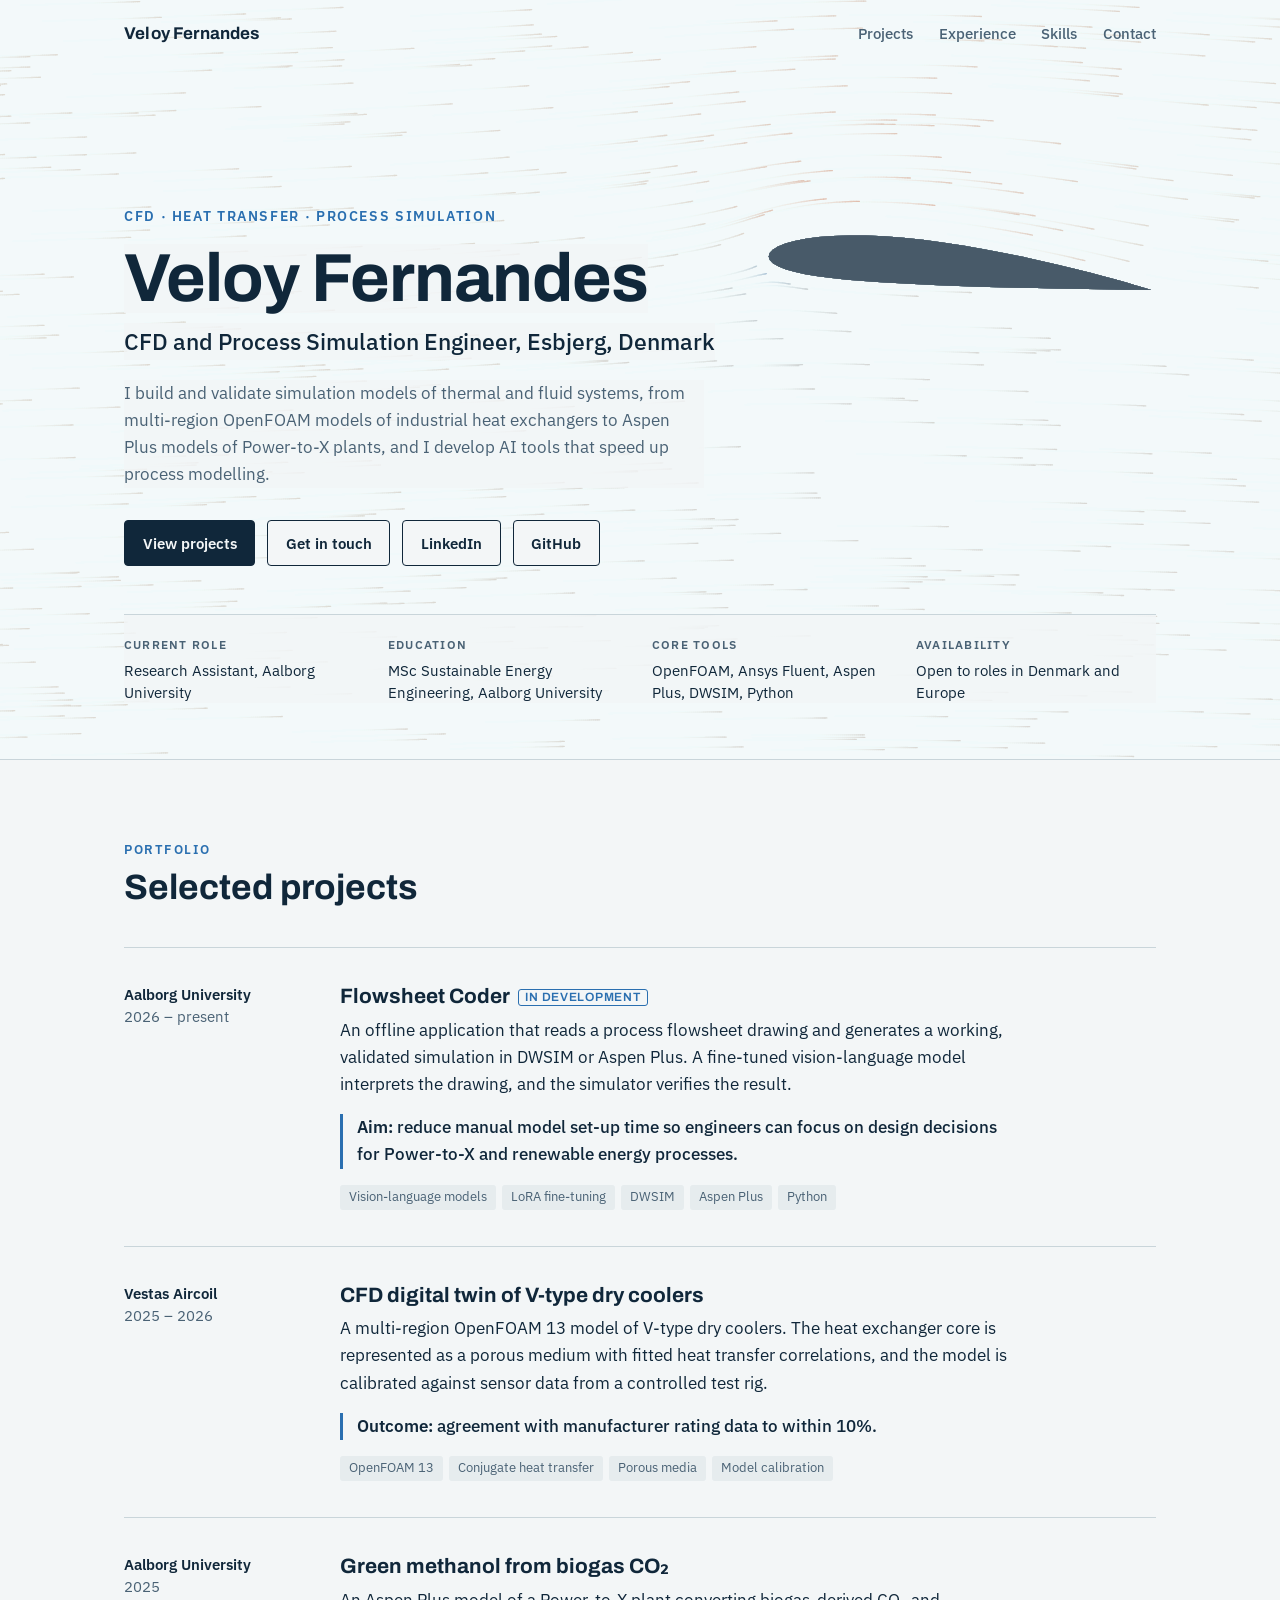
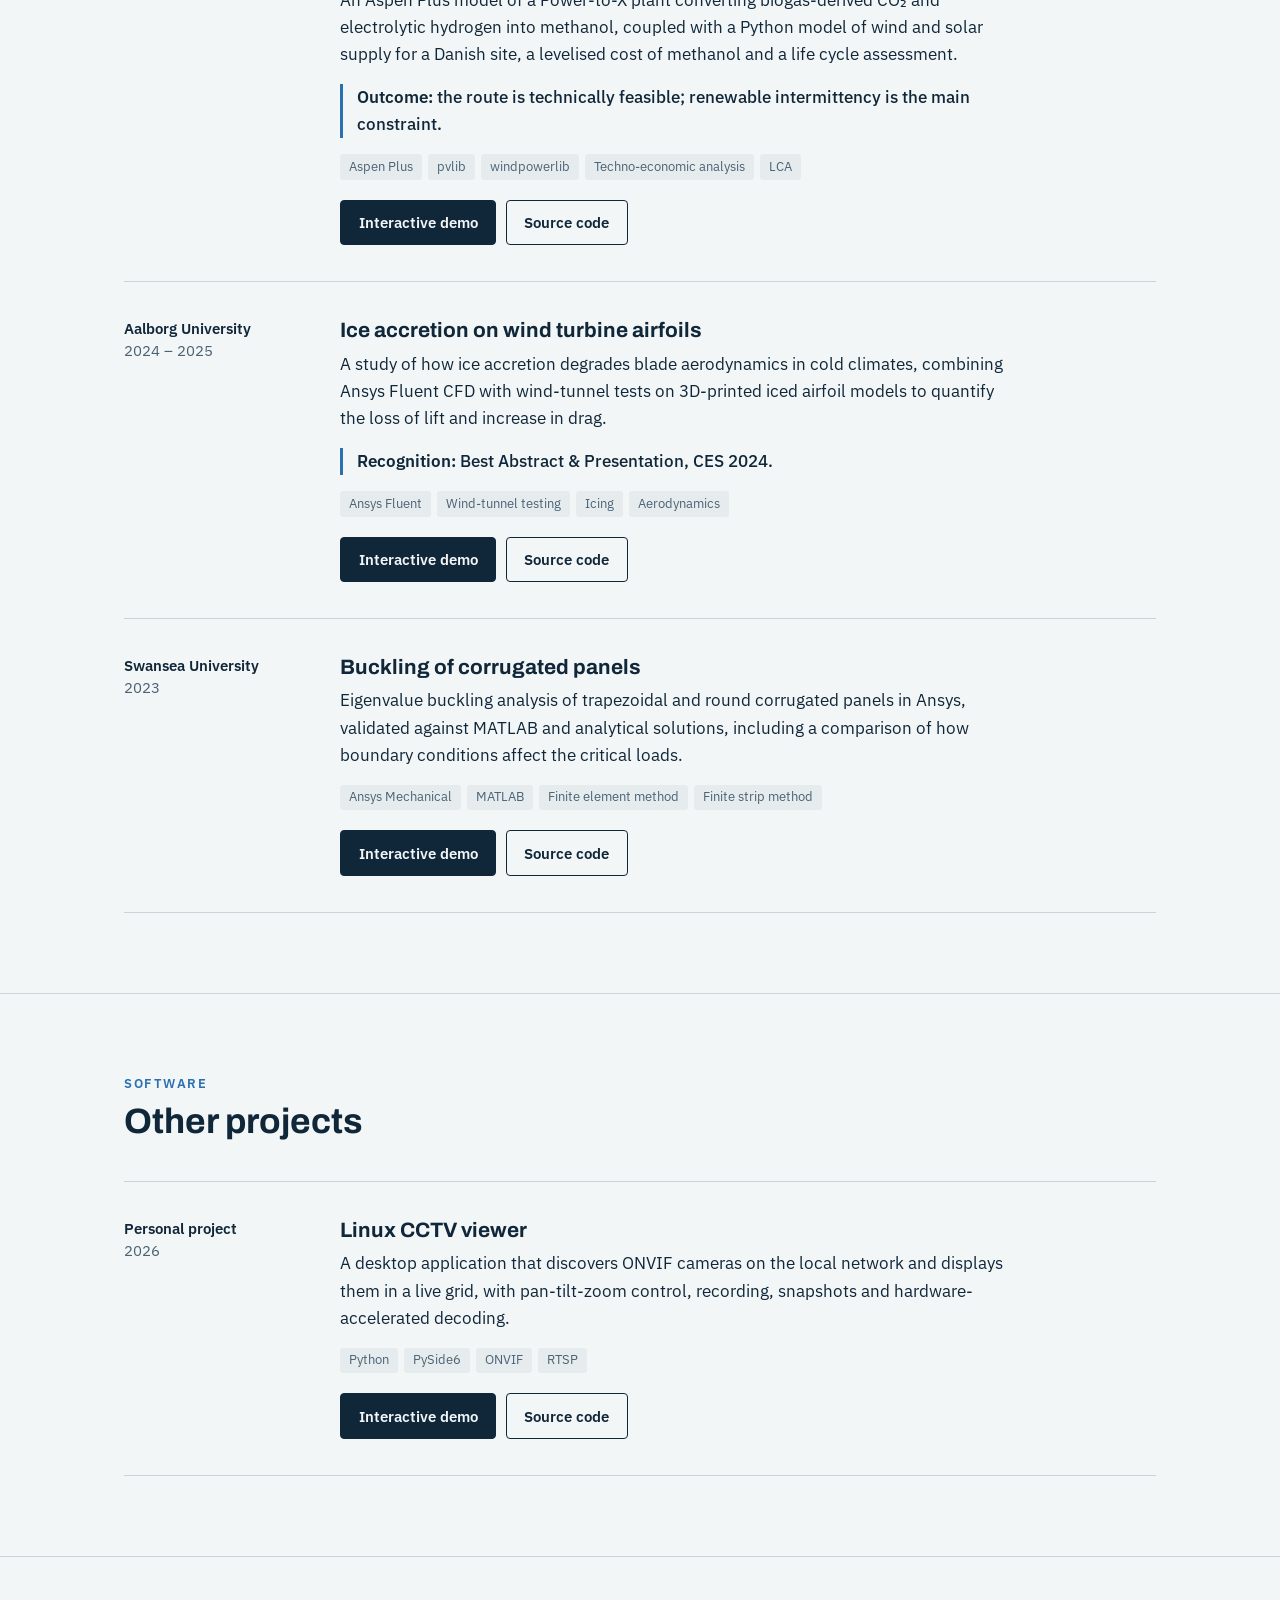
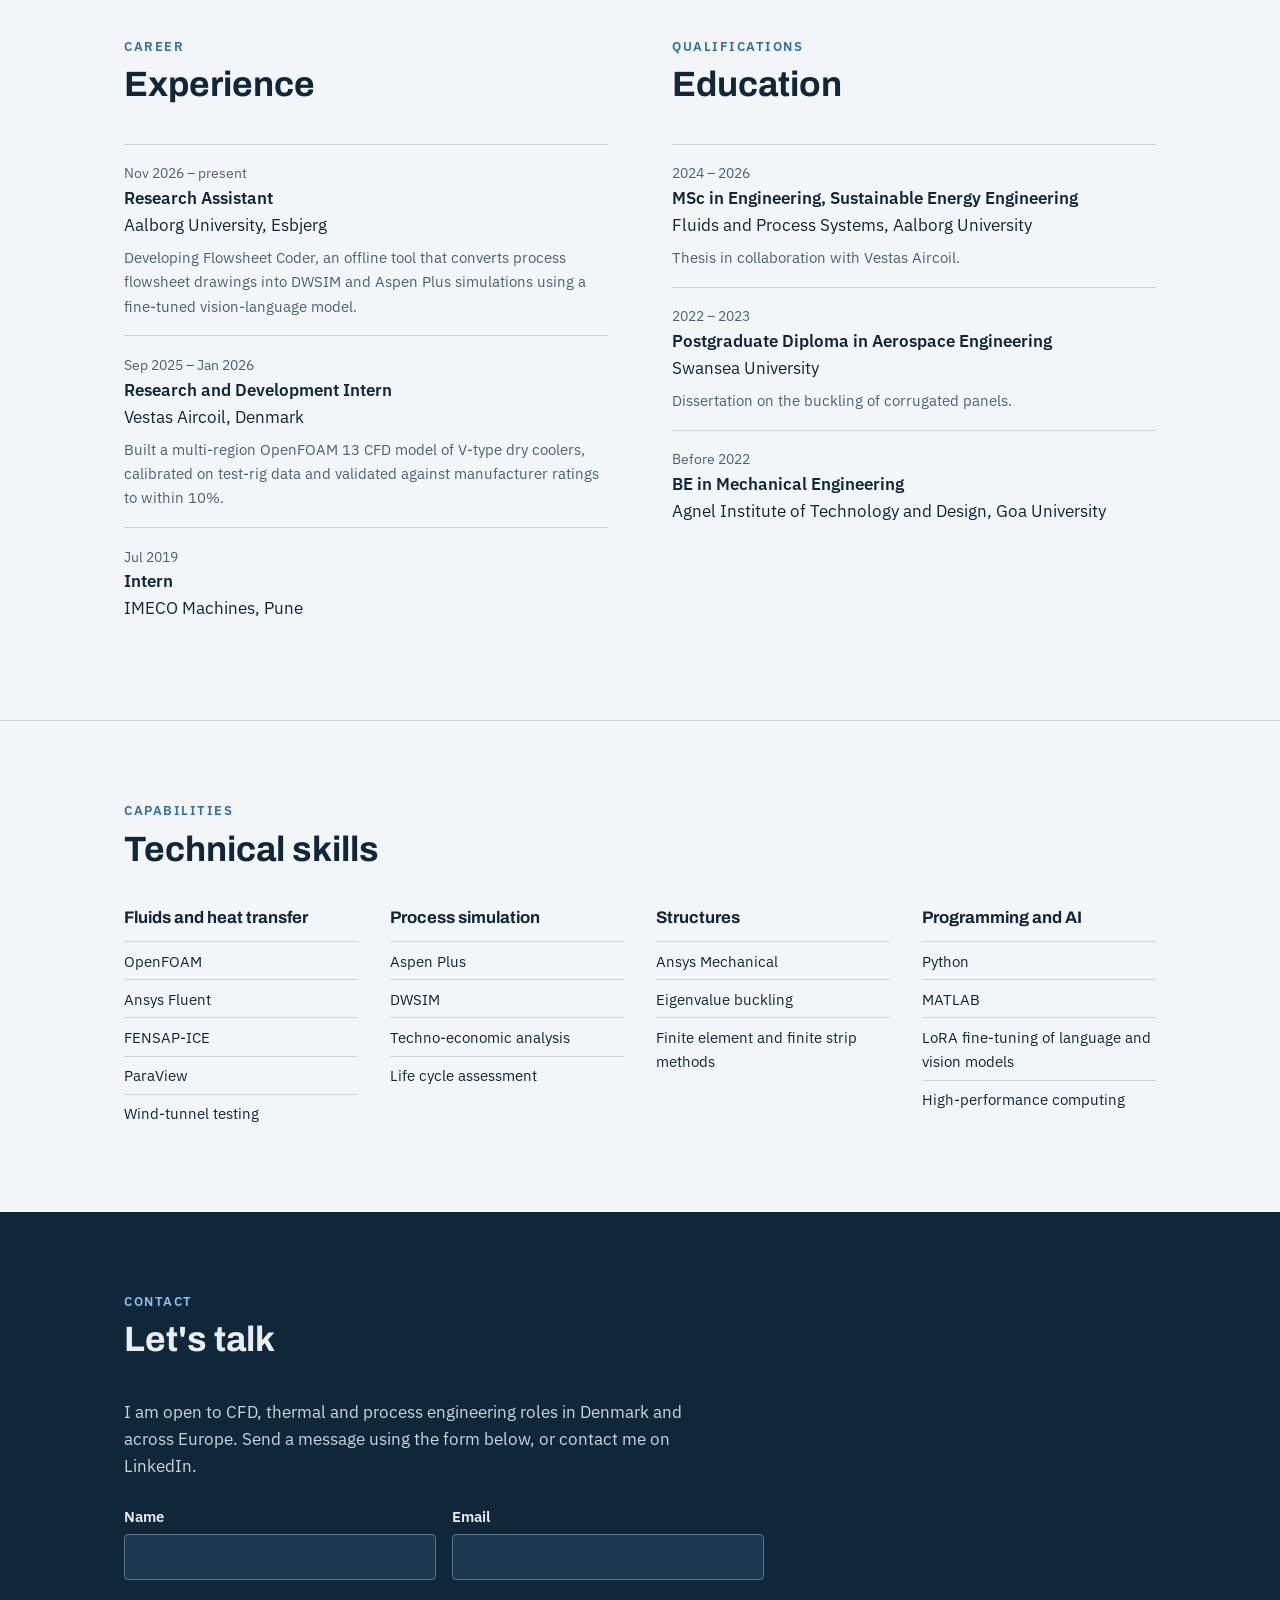
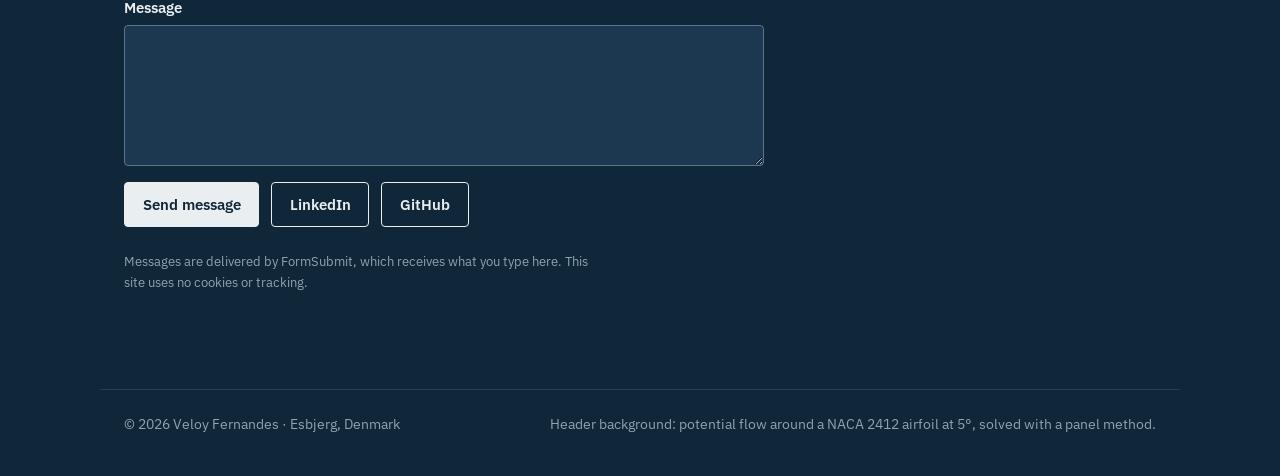
<file: index.html>
<!DOCTYPE html>
<html lang="en">
<head>
<meta charset="utf-8">
<meta name="viewport" content="width=device-width, initial-scale=1">
<title>Veloy Fernandes | CFD and Process Simulation Engineer</title>
<meta name="description" content="Veloy Fernandes is a CFD and process simulation engineer in Esbjerg, Denmark, working with OpenFOAM, Ansys Fluent, Aspen Plus and DWSIM.">
<meta property="og:title" content="Veloy Fernandes | CFD and Process Simulation Engineer">
<meta property="og:description" content="CFD, heat transfer and process simulation. Based in Esbjerg, Denmark.">
<meta property="og:type" content="website">
<meta name="theme-color" content="#F3F6F7" media="(prefers-color-scheme: light)">
<meta name="theme-color" content="#0E2130" media="(prefers-color-scheme: dark)">
<style>
  @font-face { font-family: "Archivo"; src: url("fonts/archivo.woff2") format("woff2"); font-weight: 100 900; font-stretch: 62% 125%; font-display: swap; }
  @font-face { font-family: "IBM Plex Sans"; src: url("fonts/plex-400.woff2") format("woff2"); font-weight: 400; font-display: swap; }
  @font-face { font-family: "IBM Plex Sans"; src: url("fonts/plex-500.woff2") format("woff2"); font-weight: 500; font-display: swap; }
  @font-face { font-family: "IBM Plex Sans"; src: url("fonts/plex-600.woff2") format("woff2"); font-weight: 600; font-display: swap; }
  :root {
    --paper: #F3F6F7; --paper-deep: #E6ECEE; --ink: #10273A; --ink-soft: #4A6275;
    --accent: #2A6FB0; --hot: #C4472D; --line: #C9D5DA; --deep: #10273A;
    color-scheme: light dark;
    --display: "Archivo", "Arial Narrow", Arial, sans-serif;
    --body: "IBM Plex Sans", "Segoe UI", Helvetica, Arial, sans-serif;
  }
  @media (prefers-color-scheme: dark) {
    :root { --paper: #0E2130; --paper-deep: #132A3B; --ink: #E6EEF1; --ink-soft: #9DB3BF; --accent: #6AA8DE; --hot: #E0694F; --line: #2A4356; --deep: #081621; }
  }
  * { box-sizing: border-box; }
  html { scroll-behavior: smooth; }
  body { margin: 0; background: var(--paper); color: var(--ink); font-family: var(--body); font-size: 1.0625rem; line-height: 1.6; -webkit-font-smoothing: antialiased; }
  a { color: inherit; text-decoration-color: var(--accent); text-decoration-thickness: 1.5px; text-underline-offset: 3px; }
  a:hover { text-decoration-color: var(--hot); }
  a:focus-visible, button:focus-visible { outline: 3px solid var(--accent); outline-offset: 3px; border-radius: 2px; }
  .wrap { max-width: 1080px; margin: 0 auto; padding: 0 1.5rem; }

  /* Top bar */
  .top { position: absolute; top: 0; left: 0; right: 0; z-index: 3; }
  .top .wrap { display: flex; justify-content: space-between; align-items: baseline; padding-top: 1.25rem; padding-bottom: 1.25rem; gap: 1rem; }
  .top .name { white-space: nowrap; font-family: var(--display); font-weight: 700; text-decoration: none; letter-spacing: 0.01em; }
  .top nav { display: flex; gap: 1.6rem; flex-wrap: wrap; font-size: 0.95rem; }
  .top nav a { text-decoration: none; font-weight: 500; color: var(--ink-soft); }
  .top nav a:hover { color: var(--ink); }

  /* Hero */
  .hero { position: relative; min-height: min(86vh, 760px); display: flex; align-items: flex-end; overflow: hidden; border-bottom: 1px solid var(--line); }
  #flow { position: absolute; inset: 0; width: 100%; height: 100%; display: block; opacity: 0.75; }
  .hero .wrap { position: relative; z-index: 2; width: 100%; padding-top: 7rem; padding-bottom: 3.5rem; pointer-events: none; }
  .hero a { pointer-events: auto; }
  .eyebrow { font-size: 0.85rem; font-weight: 600; letter-spacing: 0.12em; text-transform: uppercase; color: var(--accent); margin: 0 0 1rem; }
  h1 { font-family: var(--display); font-weight: 700; font-size: clamp(2.5rem, 5.5vw, 4.25rem); line-height: 1.02; letter-spacing: -0.015em; margin: 0 0 0.6rem; }
  .role { font-size: clamp(1.15rem, 2vw, 1.45rem); font-weight: 500; margin: 0 0 1.25rem; }
  .lede { max-width: 58ch; color: var(--ink-soft); margin: 0 0 2rem; }
  .hero .role, .hero .lede, .hero h1 { background: color-mix(in srgb, var(--paper) 80%, transparent); width: fit-content; }
  .actions { display: flex; gap: 0.75rem; flex-wrap: wrap; }
  .btn { display: inline-block; padding: 0.6rem 1.1rem; font-size: 0.95rem; font-weight: 600; text-decoration: none; border: 1.5px solid var(--ink); border-radius: 4px; background: var(--paper); }
  .btn.solid { background: var(--ink); color: var(--paper); }
  .btn:hover { border-color: var(--accent); }
  .btn.solid:hover { background: var(--accent); border-color: var(--accent); color: #fff; }
  .facts { display: grid; grid-template-columns: repeat(4, 1fr); gap: 1.5rem; margin: 3rem 0 0; padding: 1.25rem 0 0; border-top: 1px solid var(--line); background: color-mix(in srgb, var(--paper) 85%, transparent); }
  .facts dt { font-size: 0.78rem; font-weight: 600; letter-spacing: 0.1em; text-transform: uppercase; color: var(--ink-soft); margin-bottom: 0.25rem; }
  .facts dd { margin: 0; font-size: 0.95rem; line-height: 1.45; }

  /* Sections */
  section { padding: 5rem 0; }
  section + section { border-top: 1px solid var(--line); }
  .kicker { font-size: 0.8rem; font-weight: 600; letter-spacing: 0.12em; text-transform: uppercase; color: var(--accent); margin: 0 0 0.5rem; }
  h2 { font-family: var(--display); font-weight: 700; font-size: clamp(1.6rem, 3vw, 2.2rem); line-height: 1.1; margin: 0 0 2.5rem; }
  h3 { font-family: var(--display); font-weight: 700; font-size: 1.3rem; line-height: 1.25; margin: 0 0 0.4rem; }
  p { margin: 0 0 1rem; }

  /* Projects */
  .work { list-style: none; margin: 0; padding: 0; }
  .work > li { display: grid; grid-template-columns: 11rem minmax(0, 1fr); gap: 0 2.5rem; padding: 2.25rem 0; border-top: 1px solid var(--line); }
  .work > li:last-child { border-bottom: 1px solid var(--line); }
  .work .meta { color: var(--ink-soft); font-size: 0.92rem; line-height: 1.5; }
  .work .meta strong { display: block; color: var(--ink); font-weight: 600; }
  .work .info { max-width: 68ch; }
  .work .outcome { border-left: 3px solid var(--accent); padding-left: 0.9rem; font-weight: 500; }
  .work .outcome b { font-weight: 600; }
  .status { display: inline-block; font-size: 0.75rem; font-weight: 600; letter-spacing: 0.06em; text-transform: uppercase; color: var(--accent); border: 1px solid var(--accent); border-radius: 3px; padding: 0 0.4rem; margin-left: 0.5rem; vertical-align: 0.2em; }
  .tags { list-style: none; display: flex; flex-wrap: wrap; gap: 0.4rem; margin: 1rem 0 0; padding: 0; }
  .tags li { font-size: 0.8rem; color: var(--ink-soft); background: var(--paper-deep); border-radius: 3px; padding: 0.15rem 0.55rem; }
  .work .links { display: flex; gap: 0.6rem; flex-wrap: wrap; margin-top: 1.25rem; }

  /* Experience and education */
  .cols { display: grid; grid-template-columns: 1fr 1fr; gap: 4rem; }
  .timeline { list-style: none; margin: 0; padding: 0; }
  .timeline li { padding: 1.1rem 0; border-top: 1px solid var(--line); }
  .timeline .when { display: block; color: var(--ink-soft); font-size: 0.88rem; font-variant-numeric: tabular-nums; }
  .timeline strong { display: block; font-weight: 600; }
  .timeline .org { display: block; }
  .timeline .desc { display: block; color: var(--ink-soft); font-size: 0.95rem; margin-top: 0.35rem; }

  /* Skills */
  .tools { display: grid; grid-template-columns: repeat(4, 1fr); gap: 2rem; }
  .tools h3 { font-size: 1.05rem; }
  .tools ul { list-style: none; padding: 0; margin: 0.75rem 0 0; }
  .tools li { padding: 0.4rem 0; border-top: 1px solid var(--line); font-size: 0.95rem; }

  /* Contact */
  .contact { background: var(--deep); color: #E9EFF1; border-top: 0; }
  .contact .kicker { color: #8FC0EA; }
  .contact p { max-width: 58ch; color: #C9D6DC; }
  .contact .btn { background: transparent; color: #E9EFF1; border-color: #E9EFF1; }
  .contact .btn.solid { background: #E9EFF1; color: #10273A; }
  .contact .btn:hover { border-color: #8FC0EA; }
  .contact .btn.solid:hover { background: #8FC0EA; color: #10273A; }
  .msg { max-width: 640px; margin-top: 1.5rem; }
  .contact p.formnote { font-size: 0.82rem; color: #8FA4AF; margin-top: 1.5rem; }
  .msg .pair { display: grid; grid-template-columns: 1fr 1fr; gap: 1rem; }
  .msg label { display: block; font-weight: 600; font-size: 0.92rem; margin-bottom: 1rem; }
  .msg input[type=text], .msg input[type=email], .msg textarea { display: block; width: 100%; margin-top: 0.35rem; padding: 0.65rem 0.8rem; font: inherit; font-weight: 400; color: #E9EFF1; background: #1B3850; border: 1px solid #5B7688; border-radius: 4px; }
  .msg textarea { resize: vertical; }
  .msg input:focus-visible, .msg textarea:focus-visible { outline: 2px solid #8FC0EA; outline-offset: 1px; border-color: transparent; }
  .msg .hp { position: absolute; left: -9999px; }
  .msg button.btn { font: inherit; font-size: 0.95rem; font-weight: 600; cursor: pointer; }
  .msg .actions { margin-top: 0.5rem; }
  .sent { background: #1F5A44; color: #fff; padding: 0.8rem 1rem; border-radius: 4px; max-width: 640px; font-weight: 600; }
  footer { background: var(--deep); color: #8FA4AF; font-size: 0.85rem; }
  footer .wrap { display: flex; justify-content: space-between; flex-wrap: wrap; gap: 0.5rem 2rem; padding-top: 1.5rem; padding-bottom: 2.5rem; border-top: 1px solid #23405A; }

  @media (max-width: 900px) {
    .facts { grid-template-columns: 1fr 1fr; }
    .tools { grid-template-columns: 1fr 1fr; }
  }
  .menu { display: none; }
  .sr { position: absolute; width: 1px; height: 1px; overflow: hidden; clip: rect(0 0 0 0); white-space: nowrap; }
  [id] { scroll-margin-top: 4.5rem; }

  @media (max-width: 720px) {
    body { font-size: 1rem; }
    /* Fixed compact header with a menu button */
    .top { position: fixed; background: color-mix(in srgb, var(--paper) 92%, transparent); -webkit-backdrop-filter: blur(8px); backdrop-filter: blur(8px); border-bottom: 1px solid var(--line); }
    .top .wrap { align-items: center; padding-top: 0.6rem; padding-bottom: 0.6rem; padding-left: max(1.25rem, env(safe-area-inset-left)); padding-right: max(1.25rem, env(safe-area-inset-right)); }
    .menu { display: inline-flex; align-items: center; justify-content: center; width: 44px; height: 44px; margin-right: -10px; background: none; border: 0; color: var(--ink); cursor: pointer; }
    .menu .bars, .menu .bars::before, .menu .bars::after { display: block; width: 22px; height: 2px; background: currentColor; border-radius: 1px; transition: transform .2s, opacity .2s; }
    .menu .bars { position: relative; }
    .menu .bars::before, .menu .bars::after { content: ""; position: absolute; left: 0; }
    .menu .bars::before { top: -7px; } .menu .bars::after { top: 7px; }
    .menu[aria-expanded="true"] .bars { background: transparent; }
    .menu[aria-expanded="true"] .bars::before { transform: translateY(7px) rotate(45deg); }
    .menu[aria-expanded="true"] .bars::after { transform: translateY(-7px) rotate(-45deg); }
    .top nav { display: none; position: absolute; top: 100%; left: 0; right: 0; flex-direction: column; gap: 0; background: var(--paper); border-bottom: 1px solid var(--line); padding: 0.25rem 1.25rem 0.75rem; font-size: 1.05rem; }
    .top nav.open { display: flex; }
    .top nav a { padding: 0.8rem 0; border-top: 1px solid var(--line); color: var(--ink); }
    .top nav a:first-child { border-top: 0; }

    /* Hero */
    .hero { min-height: 0; }
    .hero .wrap { padding-top: 11.5rem; padding-bottom: 2.5rem; }
    .eyebrow { font-size: 0.75rem; letter-spacing: 0.1em; margin-bottom: 0.75rem; }
    h1 { font-size: clamp(2.2rem, 10.5vw, 2.8rem); }
    .role { font-size: 1.1rem; }
    .lede { font-size: 1rem; margin-bottom: 1.5rem; }
    .actions { display: grid; grid-template-columns: 1fr 1fr; gap: 0.6rem; }
    .btn { text-align: center; padding: 0.75rem 0.75rem; min-height: 44px; }
    .facts { gap: 1rem 1.25rem; margin-top: 2rem; padding-top: 1rem; }
    .facts dd { font-size: 0.9rem; }

    /* Sections */
    section { padding: 3rem 0; }
    h2 { margin-bottom: 1.5rem; }
    h3 { font-size: 1.2rem; }
    .work > li { grid-template-columns: 1fr; gap: 0.5rem; padding: 1.75rem 0; }
    .work > li:last-child { border-bottom: 0; }
    .work .meta { display: flex; gap: 0.5rem; flex-wrap: wrap; font-size: 0.85rem; }
    .work .meta strong { display: inline; }
    .work .meta strong::after { content: " ·"; color: var(--ink-soft); font-weight: 400; }
    .status { margin: 0.35rem 0 0; display: table; }
    .work .links { display: grid; grid-template-columns: 1fr 1fr; gap: 0.6rem; }
    .cols { grid-template-columns: 1fr; gap: 3rem; }
    .tools { grid-template-columns: 1fr 1fr; gap: 1.75rem 1.25rem; }
    .tools h3 { font-size: 0.98rem; }
    .tools li { font-size: 0.88rem; line-height: 1.4; }

    /* Contact */
    .msg .pair { grid-template-columns: 1fr; gap: 0; }
    .msg .actions { grid-template-columns: 1fr 1fr; }
    .msg .actions button { grid-column: 1 / -1; }
    footer .wrap { flex-direction: column; padding-bottom: max(2rem, env(safe-area-inset-bottom)); }
  }
  @media (max-width: 359px) {
    .facts, .tools { grid-template-columns: 1fr; }
  }
</style>
</head>
<body>

<header class="top">
  <div class="wrap">
    <a class="name" href="#top">Veloy Fernandes</a>
    <button class="menu" type="button" aria-expanded="false" aria-controls="nav"><span class="sr">Menu</span><span class="bars" aria-hidden="true"></span></button>
    <nav id="nav" aria-label="Sections">
      <a href="#work">Projects</a>
      <a href="#background">Experience</a>
      <a href="#tools">Skills</a>
      <a href="#contact">Contact</a>
    </nav>
  </div>
</header>

<main id="top">
  <div class="hero">
    <canvas id="flow" aria-hidden="true"></canvas>
    <div class="wrap">
      <p class="eyebrow">CFD · Heat transfer · Process simulation</p>
      <h1>Veloy Fernandes</h1>
      <p class="role">CFD and Process Simulation Engineer, Esbjerg, Denmark</p>
      <p class="lede">I build and validate simulation models of thermal and fluid systems, from multi-region OpenFOAM models of industrial heat exchangers to Aspen Plus models of Power-to-X plants, and I develop AI tools that speed up process modelling.</p>
      <div class="actions">
        <a class="btn solid" href="#work">View projects</a>
        <a class="btn" href="#contact">Get in touch</a>
        <a class="btn" href="https://www.linkedin.com/in/veloy/">LinkedIn</a>
        <a class="btn" href="https://github.com/VeloyFernandes">GitHub</a>
      </div>
      <dl class="facts">
        <div><dt>Current role</dt><dd>Research Assistant, Aalborg University</dd></div>
        <div><dt>Education</dt><dd>MSc Sustainable Energy Engineering, Aalborg University</dd></div>
        <div><dt>Core tools</dt><dd>OpenFOAM, Ansys Fluent, Aspen Plus, DWSIM, Python</dd></div>
        <div><dt>Availability</dt><dd>Open to roles in Denmark and Europe</dd></div>
      </dl>
    </div>
  </div>

  <section id="work">
    <div class="wrap">
      <p class="kicker">Portfolio</p>
      <h2>Selected projects</h2>
      <ul class="work">
        <li>
          <div class="meta"><strong>Aalborg University</strong>2026 – present</div>
          <div class="info">
            <h3>Flowsheet Coder<span class="status">In development</span></h3>
            <p>An offline application that reads a process flowsheet drawing and generates a working, validated simulation in DWSIM or Aspen Plus. A fine-tuned vision-language model interprets the drawing, and the simulator verifies the result.</p>
            <p class="outcome"><b>Aim:</b> reduce manual model set-up time so engineers can focus on design decisions for Power-to-X and renewable energy processes.</p>
            <ul class="tags"><li>Vision-language models</li><li>LoRA fine-tuning</li><li>DWSIM</li><li>Aspen Plus</li><li>Python</li></ul>
          </div>
        </li>
        <li>
          <div class="meta"><strong>Vestas Aircoil</strong>2025 – 2026</div>
          <div class="info">
            <h3>CFD digital twin of V-type dry coolers</h3>
            <p>A multi-region OpenFOAM 13 model of V-type dry coolers. The heat exchanger core is represented as a porous medium with fitted heat transfer correlations, and the model is calibrated against sensor data from a controlled test rig.</p>
            <p class="outcome"><b>Outcome:</b> agreement with manufacturer rating data to within 10%.</p>
            <ul class="tags"><li>OpenFOAM 13</li><li>Conjugate heat transfer</li><li>Porous media</li><li>Model calibration</li></ul>
          </div>
        </li>
        <li>
          <div class="meta"><strong>Aalborg University</strong>2025</div>
          <div class="info">
            <h3>Green methanol from biogas CO₂</h3>
            <p>An Aspen Plus model of a Power-to-X plant converting biogas-derived CO₂ and electrolytic hydrogen into methanol, coupled with a Python model of wind and solar supply for a Danish site, a levelised cost of methanol and a life cycle assessment.</p>
            <p class="outcome"><b>Outcome:</b> the route is technically feasible; renewable intermittency is the main constraint.</p>
            <ul class="tags"><li>Aspen Plus</li><li>pvlib</li><li>windpowerlib</li><li>Techno-economic analysis</li><li>LCA</li></ul>
            <div class="links"><a class="btn solid" href="green-methanol/">Interactive demo</a><a class="btn" href="https://github.com/VeloyFernandes/Upgrading-Biogas-CO2-to-Green-Methanol-via-Wind-Solar-Powered-Alkaline-Electrolysis">Source code</a></div>
          </div>
        </li>
        <li>
          <div class="meta"><strong>Aalborg University</strong>2024 – 2025</div>
          <div class="info">
            <h3>Ice accretion on wind turbine airfoils</h3>
            <p>A study of how ice accretion degrades blade aerodynamics in cold climates, combining Ansys Fluent CFD with wind-tunnel tests on 3D-printed iced airfoil models to quantify the loss of lift and increase in drag.</p>
            <p class="outcome"><b>Recognition:</b> Best Abstract &amp; Presentation, CES 2024.</p>
            <ul class="tags"><li>Ansys Fluent</li><li>Wind-tunnel testing</li><li>Icing</li><li>Aerodynamics</li></ul>
            <div class="links"><a class="btn solid" href="icing/">Interactive demo</a><a class="btn" href="https://github.com/VeloyFernandes/airfoil-icing">Source code</a></div>
          </div>
        </li>
        <li>
          <div class="meta"><strong>Swansea University</strong>2023</div>
          <div class="info">
            <h3>Buckling of corrugated panels</h3>
            <p>Eigenvalue buckling analysis of trapezoidal and round corrugated panels in Ansys, validated against MATLAB and analytical solutions, including a comparison of how boundary conditions affect the critical loads.</p>
            <ul class="tags"><li>Ansys Mechanical</li><li>MATLAB</li><li>Finite element method</li><li>Finite strip method</li></ul>
            <div class="links"><a class="btn solid" href="buckling/">Interactive demo</a><a class="btn" href="https://github.com/VeloyFernandes/corrugated-panel-buckling">Source code</a></div>
          </div>
        </li>
      </ul>
    </div>
  </section>

  <section id="side">
    <div class="wrap">
      <p class="kicker">Software</p>
      <h2>Other projects</h2>
      <ul class="work">
        <li>
          <div class="meta"><strong>Personal project</strong>2026</div>
          <div class="info">
            <h3>Linux CCTV viewer</h3>
            <p>A desktop application that discovers ONVIF cameras on the local network and displays them in a live grid, with pan-tilt-zoom control, recording, snapshots and hardware-accelerated decoding.</p>
            <ul class="tags"><li>Python</li><li>PySide6</li><li>ONVIF</li><li>RTSP</li></ul>
            <div class="links"><a class="btn solid" href="cctv-demo.html">Interactive demo</a><a class="btn" href="https://github.com/VeloyFernandes/Linux_Local_CCTV_Viewer">Source code</a></div>
          </div>
        </li>
      </ul>
    </div>
  </section>

  <section id="background">
    <div class="wrap cols">
      <div>
        <p class="kicker">Career</p>
        <h2>Experience</h2>
        <ul class="timeline">
          <li><span class="when">Nov 2026 – present</span><strong>Research Assistant</strong><span class="org">Aalborg University, Esbjerg</span><span class="desc">Developing Flowsheet Coder, an offline tool that converts process flowsheet drawings into DWSIM and Aspen Plus simulations using a fine-tuned vision-language model.</span></li>
          <li><span class="when">Sep 2025 – Jan 2026</span><strong>Research and Development Intern</strong><span class="org">Vestas Aircoil, Denmark</span><span class="desc">Built a multi-region OpenFOAM 13 CFD model of V-type dry coolers, calibrated on test-rig data and validated against manufacturer ratings to within 10%.</span></li>
          <li><span class="when">Jul 2019</span><strong>Intern</strong><span class="org">IMECO Machines, Pune</span></li>
        </ul>
      </div>
      <div>
        <p class="kicker">Qualifications</p>
        <h2>Education</h2>
        <ul class="timeline">
          <li><span class="when">2024 – 2026</span><strong>MSc in Engineering, Sustainable Energy Engineering</strong><span class="org">Fluids and Process Systems, Aalborg University</span><span class="desc">Thesis in collaboration with Vestas Aircoil.</span></li>
          <li><span class="when">2022 – 2023</span><strong>Postgraduate Diploma in Aerospace Engineering</strong><span class="org">Swansea University</span><span class="desc">Dissertation on the buckling of corrugated panels.</span></li>
          <li><span class="when">Before 2022</span><strong>BE in Mechanical Engineering</strong><span class="org">Agnel Institute of Technology and Design, Goa University</span></li>
        </ul>
      </div>
    </div>
  </section>

  <section id="tools">
    <div class="wrap">
      <p class="kicker">Capabilities</p>
      <h2>Technical skills</h2>
      <div class="tools">
        <div><h3>Fluids and heat transfer</h3><ul><li>OpenFOAM</li><li>Ansys Fluent</li><li>FENSAP-ICE</li><li>ParaView</li><li>Wind-tunnel testing</li></ul></div>
        <div><h3>Process simulation</h3><ul><li>Aspen Plus</li><li>DWSIM</li><li>Techno-economic analysis</li><li>Life cycle assessment</li></ul></div>
        <div><h3>Structures</h3><ul><li>Ansys Mechanical</li><li>Eigenvalue buckling</li><li>Finite element and finite strip methods</li></ul></div>
        <div><h3>Programming and AI</h3><ul><li>Python</li><li>MATLAB</li><li>LoRA fine-tuning of language and vision models</li><li>High-performance computing</li></ul></div>
      </div>
    </div>
  </section>

  <section id="contact" class="contact">
    <div class="wrap">
      <p class="kicker">Contact</p>
      <h2>Let's talk</h2>
      <p>I am open to CFD, thermal and process engineering roles in Denmark and across Europe. Send a message using the form below, or contact me on LinkedIn.</p>
      <p id="sent" class="sent" role="status" hidden>Message sent. Thank you, I'll reply by email.</p>
      <form class="msg" action="https://formsubmit.co/veloyf@gmail.com" method="POST">
        <input type="hidden" name="_subject" value="New message from veloyfernandes.com">
        <input type="hidden" name="_next" value="https://veloyfernandes.com/?sent=1#contact">
        <input type="hidden" name="_template" value="table">
        <input type="text" name="_honey" class="hp" tabindex="-1" autocomplete="off" aria-hidden="true">
        <div class="pair">
          <label>Name<input type="text" name="name" required autocomplete="name"></label>
          <label>Email<input type="email" name="email" required autocomplete="email"></label>
        </div>
        <label>Message<textarea name="message" rows="5" required></textarea></label>
        <div class="actions">
          <button class="btn solid" type="submit">Send message</button>
          <a class="btn" href="https://www.linkedin.com/in/veloy/">LinkedIn</a>
          <a class="btn" href="https://github.com/VeloyFernandes">GitHub</a>
        </div>
      </form>
      <p class="formnote">Messages are delivered by FormSubmit, which receives what you type here. This site uses no cookies or tracking.</p>
    </div>
  </section>
</main>

<footer>
  <div class="wrap"><span>© 2026 Veloy Fernandes · Esbjerg, Denmark</span><span>Header background: potential flow around a NACA 2412 airfoil at 5°, solved with a panel method.</span></div>
</footer>

<script>
(function () {
  var STOPS = [[42,111,176],[143,179,207],[217,210,200],[222,154,126],[196,71,45]];
  function ramp(t) { // 0..1 -> cold..hot
    t = Math.max(0, Math.min(1, t)) * (STOPS.length - 1);
    var i = Math.min(STOPS.length - 2, Math.floor(t)), f = t - i, a = STOPS[i], b = STOPS[i + 1];
    return 'rgb(' + Math.round(a[0] + (b[0] - a[0]) * f) + ',' + Math.round(a[1] + (b[1] - a[1]) * f) + ',' + Math.round(a[2] + (b[2] - a[2]) * f) + ')';
  }
  function $(id) { return document.getElementById(id); }
  var reduce = window.matchMedia('(prefers-reduced-motion: reduce)').matches;
  if (/[?&]sent=1/.test(location.search)) $('sent').hidden = false;

  /* Mobile menu */
  var menu = document.querySelector('.menu'), nav = $('nav');
  function setMenu(open) { nav.classList.toggle('open', open); menu.setAttribute('aria-expanded', open ? 'true' : 'false'); }
  menu.addEventListener('click', function () { setMenu(!nav.classList.contains('open')); });
  nav.addEventListener('click', function (e) { if (e.target.tagName === 'A') setMenu(false); });
  document.addEventListener('keydown', function (e) { if (e.key === 'Escape') setMenu(false); });

  /* ---------- Hero: panel-method flow around a NACA 2412 airfoil ---------- */
  (function () {
    var canvas = $('flow'), ctx = canvas.getContext('2d');
    var ALPHA = 5 * Math.PI / 180, N = 60, W = 0, H = 0, cx = 0, cy = 0, sc = 1, parts = [];
    var nx = [], ny = [], pc = [], ps = [], pl = [], q = [], gam = 0, cl = 0, wind = 12;
    var theme = { paper: '#E9EFF1', ink: '#10273A', fade: 'rgba(233,239,241,0.085)' };

    function readTheme() {
      var cs = getComputedStyle(document.documentElement);
      theme.paper = cs.getPropertyValue('--paper').trim() || theme.paper;
      theme.ink = cs.getPropertyValue('--ink').trim() || theme.ink;
      var m = /^#([0-9a-f]{2})([0-9a-f]{2})([0-9a-f]{2})$/i.exec(theme.paper);
      theme.fade = m ? 'rgba(' + parseInt(m[1], 16) + ',' + parseInt(m[2], 16) + ',' + parseInt(m[3], 16) + ',0.085)' : theme.paper;
    }
    function geometry(alpha) { // NACA 2412, closed trailing edge, nodes from the trailing edge along the lower surface and back over the top
      var m = 0.02, p = 0.4, t = 0.12, ca = Math.cos(alpha), sa = Math.sin(alpha);
      for (var i = 0; i <= N; i++) {
        var x = 0.5 * (1 + Math.cos(2 * Math.PI * i / N)), lower = i < N / 2;
        var yt = 5 * t * (0.2969 * Math.sqrt(x) - 0.126 * x - 0.3516 * x * x + 0.2843 * x * x * x - 0.1036 * x * x * x * x);
        var yc = x < p ? m / (p * p) * (2 * p * x - x * x) : m / ((1 - p) * (1 - p)) * (1 - 2 * p + 2 * p * x - x * x);
        var dy = x < p ? 2 * m / (p * p) * (p - x) : 2 * m / ((1 - p) * (1 - p)) * (p - x), th = Math.atan(dy);
        var px = (lower ? x + yt * Math.sin(th) : x - yt * Math.sin(th)) - 0.5, py = lower ? yc - yt * Math.cos(th) : yc + yt * Math.cos(th);
        nx[i] = px * ca + py * sa; ny[i] = -px * sa + py * ca; // pitch nose-up, the stream stays horizontal
      }
      nx[N] = nx[0]; ny[N] = ny[0];
      for (var j = 0; j < N; j++) {
        var ex = nx[j + 1] - nx[j], ey = ny[j + 1] - ny[j], L = Math.hypot(ex, ey);
        pl[j] = L; pc[j] = ex / L; ps[j] = ey / L;
      }
    }
    function src(j, x, y, out) { // velocity of a unit source panel j at (x, y)
      var dx = x - nx[j], dy = y - ny[j], c = pc[j], s = ps[j], L = pl[j];
      var xl = dx * c + dy * s, yl = -dx * s + dy * c;
      var ul = Math.log((xl * xl + yl * yl) / ((xl - L) * (xl - L) + yl * yl)) / (4 * Math.PI);
      var vl = (Math.atan2(yl, xl - L) - Math.atan2(yl, xl)) / (2 * Math.PI);
      out[0] = ul * c - vl * s; out[1] = ul * s + vl * c;
    }
    function solve(alpha) {
      geometry(alpha);
      var n = N + 1, A = [], o = [0, 0], i, j, k;
      for (i = 0; i < n; i++) { A[i] = new Float64Array(n + 1); }
      for (i = 0; i < N; i++) {
        var mx = (nx[i] + nx[i + 1]) / 2, my = (ny[i] + ny[i + 1]) / 2, c = pc[i], s = ps[i];
        var kut = (i === 0 || i === N - 1);
        for (j = 0; j < N; j++) {
          if (i === j) { o[0] = -0.5 * s; o[1] = 0.5 * c; } else src(j, mx, my, o);
          var us = o[0], vs = o[1];
          A[i][j] = -us * s + vs * c;            // source, normal component
          A[i][N] += vs * s + us * c;            // vortex (-vs, us), normal component
          if (kut) { A[N][j] += us * c + vs * s; A[N][N] += -vs * c + us * s; }
        }
        A[i][n] = s;                             // -(U . n) with U = (1, 0)
        if (kut) A[N][n] -= c;
      }
      for (i = 0; i < n; i++) { // Gaussian elimination with partial pivoting
        var p = i;
        for (k = i + 1; k < n; k++) if (Math.abs(A[k][i]) > Math.abs(A[p][i])) p = k;
        var tmp = A[i]; A[i] = A[p]; A[p] = tmp;
        for (k = i + 1; k < n; k++) { var f = A[k][i] / A[i][i]; if (f) for (j = i; j <= n; j++) A[k][j] -= f * A[i][j]; }
      }
      var xsol = new Float64Array(n);
      for (i = n - 1; i >= 0; i--) { var sum = A[i][n]; for (j = i + 1; j < n; j++) sum -= A[i][j] * xsol[j]; xsol[i] = sum / A[i][i]; }
      var per = 0; for (j = 0; j < N; j++) { q[j] = xsol[j]; per += pl[j]; }
      gam = xsol[N]; cl = -2 * gam * per;
    }
    var tmpv = [0, 0];
    function vel(x, y, out) {
      var u = 1, v = 0;
      for (var j = 0; j < N; j++) { src(j, x, y, tmpv); u += q[j] * tmpv[0] - gam * tmpv[1]; v += q[j] * tmpv[1] + gam * tmpv[0]; }
      out[0] = u; out[1] = v;
    }
    function inside(x, y) {
      if (x < -0.56 || x > 0.56 || y < -0.3 || y > 0.3) return false;
      var c = false;
      for (var i = 0, j = N - 1; i < N; j = i++) if ((ny[i] > y) !== (ny[j] > y) && x < (nx[j] - nx[i]) * (y - ny[i]) / (ny[j] - ny[i]) + nx[i]) c = !c;
      return c;
    }

    function clear() { ctx.fillStyle = theme.paper; ctx.fillRect(0, 0, W, H); if (reduce) drawStatic(); }
    function drawFoil() {
      ctx.beginPath();
      for (var i = 0; i < N; i++) { var X = cx + sc * nx[i], Y = cy - sc * ny[i]; if (i) ctx.lineTo(X, Y); else ctx.moveTo(X, Y); }
      ctx.closePath(); ctx.fillStyle = theme.ink; ctx.fill();
    }
    function spawn(p, anywhere) {
      do { p.X = anywhere ? Math.random() * W : -6; p.Y = Math.random() * H; } while (inside((p.X - cx) / sc, (cy - p.Y) / sc));
      p.life = 250 + Math.random() * 500;
    }
    var vv = [0, 0];
    function advance(p, stepPx) {
      var x = (p.X - cx) / sc, y = (cy - p.Y) / sc;
      vel(x, y, vv);
      var X = p.X + vv[0] * stepPx, Y = p.Y - vv[1] * stepPx;
      if (inside((X - cx) / sc, (cy - Y) / sc)) return false;
      ctx.strokeStyle = ramp(Math.hypot(vv[0], vv[1]) / 2);
      ctx.beginPath(); ctx.moveTo(p.X, p.Y); ctx.lineTo(X, Y); ctx.stroke();
      p.X = X; p.Y = Y;
      return X < W + 10 && X > -20 && Y > -40 && Y < H + 40;
    }
    function drawStatic() {
      ctx.lineWidth = 1.3;
      for (var y0 = 10; y0 < H; y0 += 22) {
        var p = { X: -6, Y: y0 };
        for (var k = 0; k < W / 4 + 50; k++) if (!advance(p, 4)) break;
      }
      drawFoil();
    }
    function frame() {
      ctx.fillStyle = theme.fade; ctx.fillRect(0, 0, W, H);
      ctx.lineWidth = 1.3; ctx.lineCap = 'round';
      var step = 0.5 + 1.6 * wind / 12;
      for (var i = 0; i < parts.length; i++) { var p = parts[i]; if (p.life-- < 0 || !advance(p, step)) spawn(p, false); }
      drawFoil();
      if (running) requestAnimationFrame(frame); else looping = false;
    }
    function resize() {
      var r = canvas.getBoundingClientRect(), dpr = Math.min(window.devicePixelRatio || 1, 2);
      W = r.width; H = r.height; canvas.width = W * dpr; canvas.height = H * dpr;
      ctx.setTransform(dpr, 0, 0, dpr, 0, 0);
      if (W > 720) { cx = W * 0.75; cy = H * 0.36; sc = W * 0.3; } else { cx = W * 0.62; cy = 125; sc = W * 0.52; }
      readTheme(); solve(ALPHA);
      parts = [];
      var n = Math.round(Math.min(W > 720 ? 700 : 260, W * H / 1700));
      for (var i = 0; i < n; i++) { var p = {}; spawn(p, true); parts.push(p); }
      clear();
    }
    var mq = window.matchMedia('(prefers-color-scheme: dark)'), onScheme = function () { readTheme(); clear(); };
    if (mq.addEventListener) mq.addEventListener('change', onScheme); else if (mq.addListener) mq.addListener(onScheme);
    var lastW = 0, lastH = 0, running = true, looping = false;
    function start() { if (!reduce && running && !looping) { looping = true; requestAnimationFrame(frame); } }
    window.addEventListener('resize', function () {
      var r = canvas.getBoundingClientRect(); // ignore the small height changes when a phone's address bar hides
      if (r.width !== lastW || Math.abs(r.height - lastH) > 120) { lastW = r.width; lastH = r.height; resize(); }
    });
    if ('IntersectionObserver' in window) new IntersectionObserver(function (es) { running = es[0].isIntersecting; start(); }).observe(canvas);
    document.addEventListener('visibilitychange', function () { running = !document.hidden; start(); });
    var r0 = canvas.getBoundingClientRect(); lastW = r0.width; lastH = r0.height;
    resize();
    start();
  })();

})();
</script>
</body>
</html>
</file>
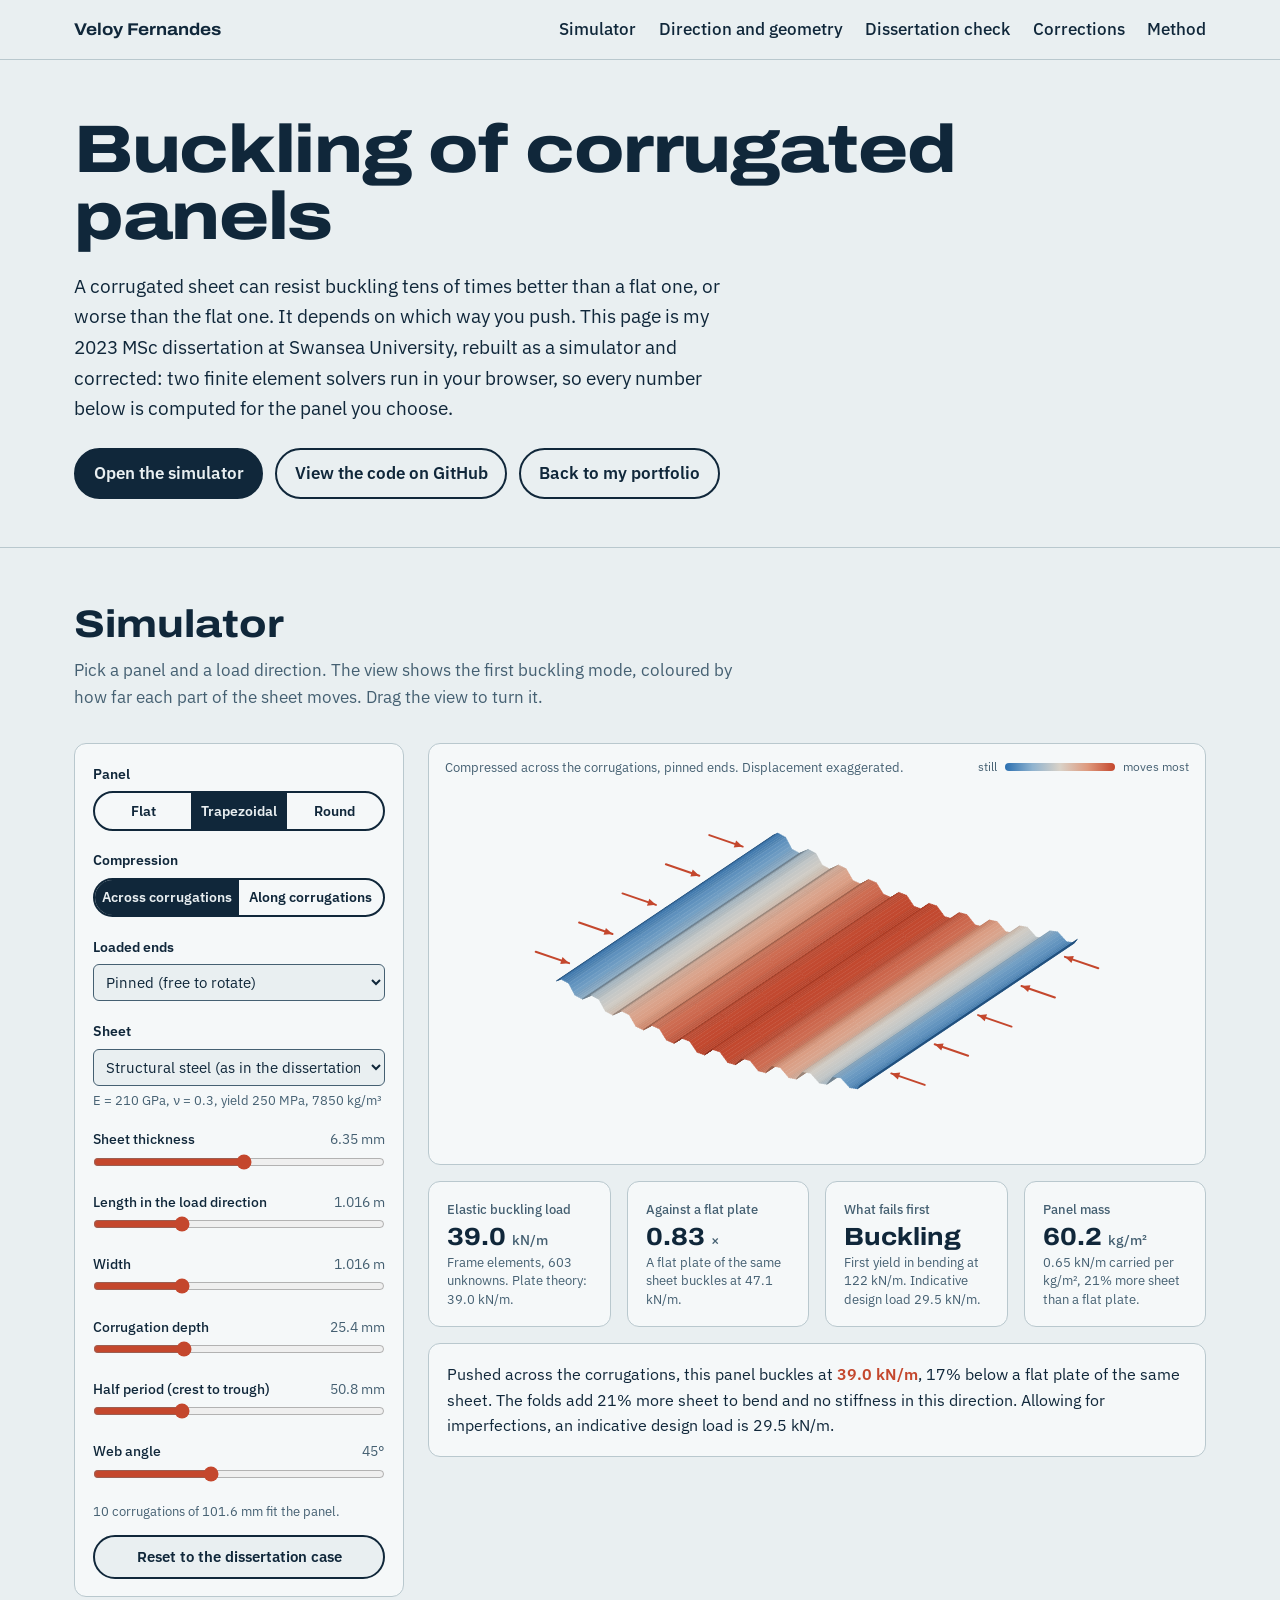
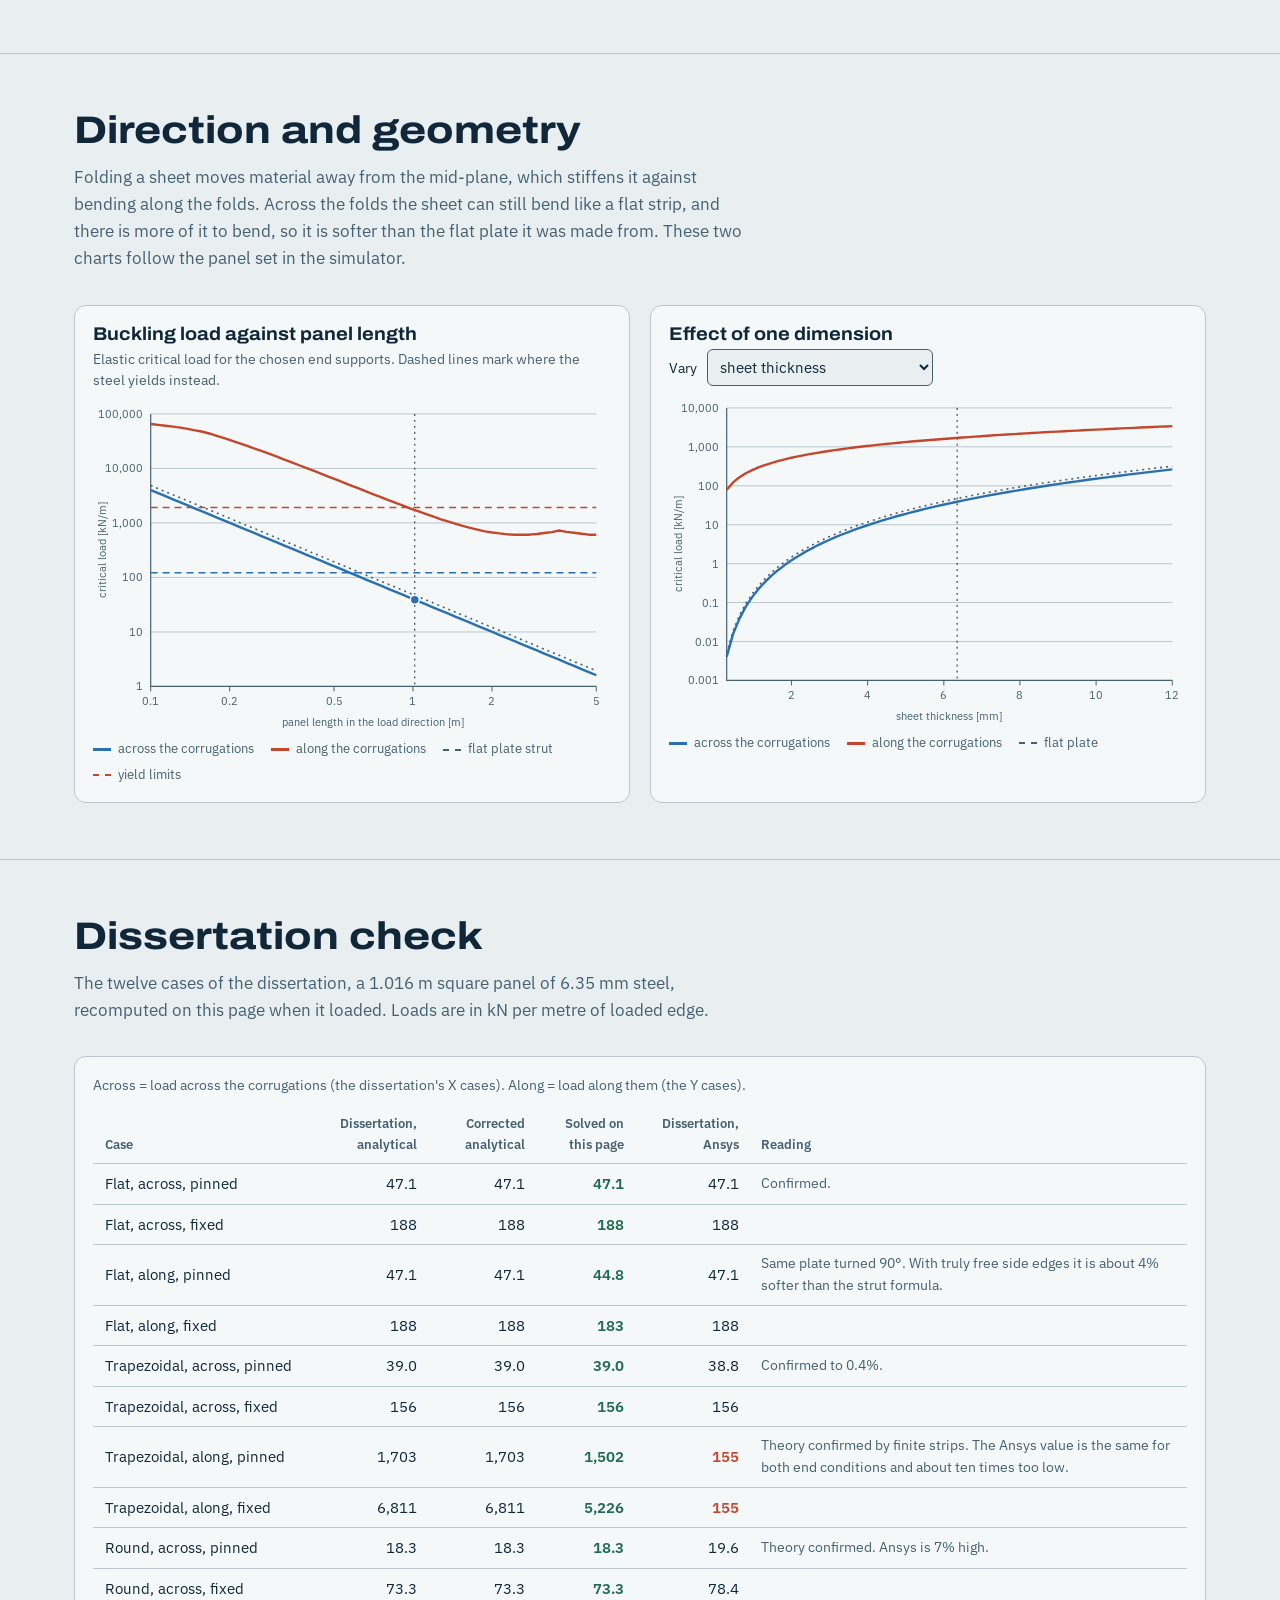
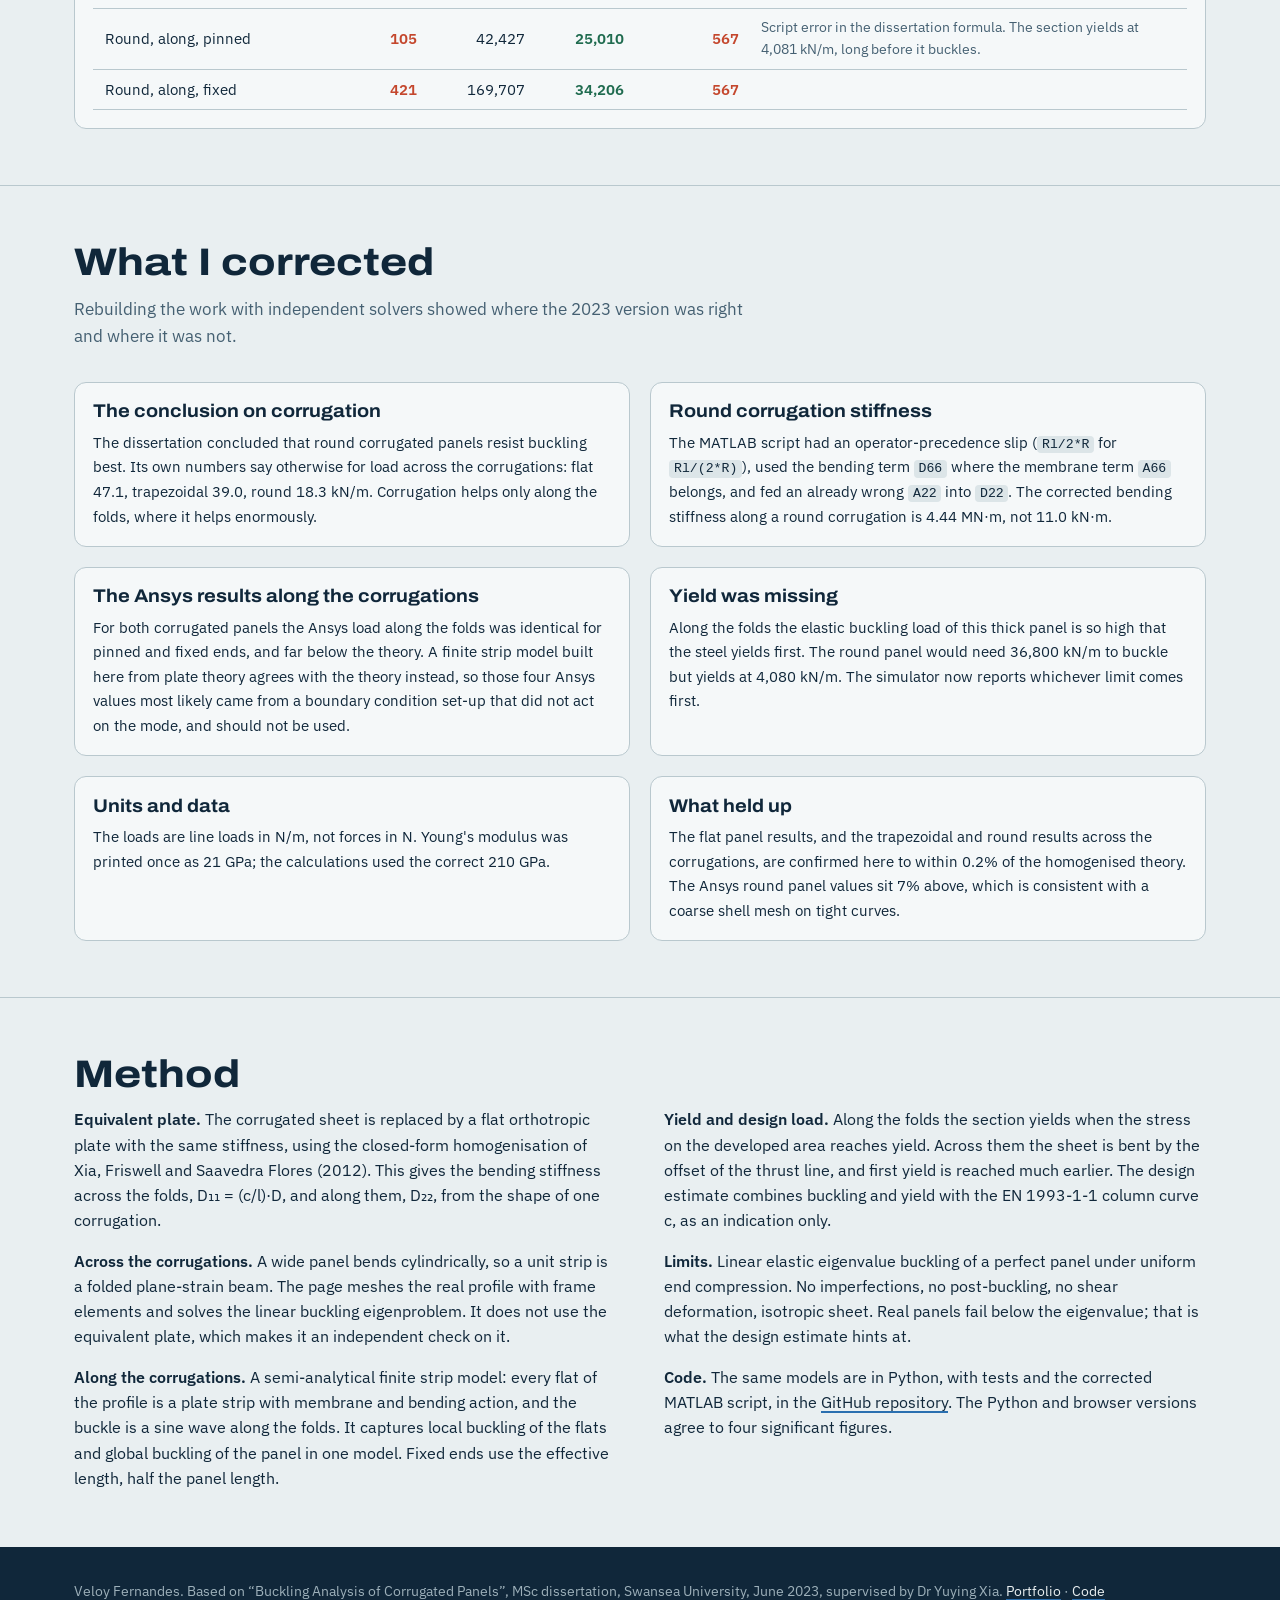
<file: buckling/index.html>
<!DOCTYPE html>
<html lang="en">
<head>
<meta charset="utf-8">
<meta name="viewport" content="width=device-width, initial-scale=1">
<title>Buckling of corrugated panels | Interactive simulator | Veloy Fernandes</title>
<meta name="description" content="Interactive buckling simulator for flat, trapezoidal and round corrugated panels. A frame finite element solver and a finite strip solver run in the browser, with the corrected results of a 2023 MSc dissertation at Swansea University.">
<meta property="og:title" content="Buckling of corrugated panels: interactive simulator">
<meta property="og:description" content="Change the panel, the load direction and the supports, and watch the buckling load and mode shape respond.">
<meta property="og:type" content="website">
<link rel="icon" href="data:image/svg+xml,%3Csvg xmlns='http://www.w3.org/2000/svg' viewBox='0 0 32 32'%3E%3Crect width='32' height='32' rx='7' fill='%2310273A'/%3E%3Cpath d='M4 18l4-6h4l4 6h4l4-6h4' fill='none' stroke='%23E9EFF1' stroke-width='2.500' stroke-linejoin='round'/%3E%3C/svg%3E">
<link rel="stylesheet" href="assets/styles.css">
</head>
<body>

<header class="top">
  <div class="wrap">
    <a class="name" href="../">Veloy Fernandes</a>
    <nav aria-label="Sections">
      <a href="#simulator">Simulator</a>
      <a href="#direction">Direction and geometry</a>
      <a href="#check">Dissertation check</a>
      <a href="#corrections">Corrections</a>
      <a href="#method">Method</a>
    </nav>
  </div>
</header>

<main>
  <div class="hero">
    <div class="wrap">
      <h1>Buckling of corrugated panels</h1>
      <p class="lede">A corrugated sheet can resist buckling tens of times better than a flat one, or worse than the flat one. It depends on which way you push. This page is my 2023 MSc dissertation at Swansea University, rebuilt as a simulator and corrected: two finite element solvers run in your browser, so every number below is computed for the panel you choose.</p>
      <div class="actions">
        <a class="btn solid" href="#simulator">Open the simulator</a>
        <a class="btn" href="https://github.com/VeloyFernandes/corrugated-panel-buckling">View the code on GitHub</a>
        <a class="btn" href="../#work">Back to my portfolio</a>
      </div>
    </div>
  </div>

  <section id="simulator">
    <div class="wrap">
      <h2>Simulator</h2>
      <p class="intro">Pick a panel and a load direction. The view shows the first buckling mode, coloured by how far each part of the sheet moves. Drag the view to turn it.</p>
      <div class="sim">
        <form class="panel controls" id="controls" aria-label="Panel settings" onsubmit="return false">
          <fieldset>
            <legend>Panel</legend>
            <div class="seg">
              <label><input type="radio" name="kind" value="flat">Flat</label>
              <label><input type="radio" name="kind" value="trapezoidal" checked>Trapezoidal</label>
              <label><input type="radio" name="kind" value="round">Round</label>
            </div>
          </fieldset>
          <fieldset>
            <legend>Compression</legend>
            <div class="seg">
              <label><input type="radio" name="dir" value="x" checked>Across corrugations</label>
              <label><input type="radio" name="dir" value="y">Along corrugations</label>
            </div>
          </fieldset>
          <fieldset>
            <label class="lab" for="ends">Loaded ends</label>
            <select id="ends">
              <option value="pinned">Pinned (free to rotate)</option>
              <option value="fixed">Fixed (clamped)</option>
              <option value="pinned-fixed" data-x>One pinned, one fixed</option>
              <option value="fixed-free" data-x>One fixed, one free</option>
            </select>
          </fieldset>
          <fieldset id="edgesBox" hidden>
            <label class="lab" for="edges">Unloaded side edges</label>
            <select id="edges">
              <option value="supported">Held against out-of-plane movement</option>
              <option value="free">Free</option>
            </select>
          </fieldset>
          <fieldset>
            <legend>Sheet</legend>
            <select id="material" aria-label="Material">
              <option value="steel">Structural steel (as in the dissertation)</option>
              <option value="s355">High-strength steel S355</option>
              <option value="al">Aluminium 6061-T6</option>
              <option value="ti">Titanium Ti-6Al-4V</option>
            </select>
            <p class="hint" id="matnote"></p>
          </fieldset>
          <div id="sliders"></div>
          <p class="hint" id="geonote" role="status"></p>
          <button class="btn" type="button" id="reset" style="margin-top:0.9rem">Reset to the dissertation case</button>
        </form>

        <div class="stage">
          <div class="panel view">
            <canvas id="view" role="img" aria-label="Three-dimensional view of the panel in its first buckling mode"></canvas>
            <div class="cap" id="viewcap"></div>
            <div class="scale"><span>still</span><i aria-hidden="true"></i><span>moves most</span></div>
            <div class="busy" id="busy" role="status"></div>
          </div>
          <div class="tiles" aria-live="polite">
            <div class="panel tile"><div class="k">Elastic buckling load</div><div class="v" id="tNcr"></div><div class="s" id="tNcrS"></div></div>
            <div class="panel tile"><div class="k">Against a flat plate</div><div class="v" id="tFlat"></div><div class="s" id="tFlatS"></div></div>
            <div class="panel tile"><div class="k">What fails first</div><div class="v" id="tGov"></div><div class="s" id="tGovS"></div></div>
            <div class="panel tile"><div class="k">Panel mass</div><div class="v" id="tMass"></div><div class="s" id="tMassS"></div></div>
          </div>
          <div class="panel"><p class="verdict" id="verdict" role="status"></p></div>
        </div>
      </div>
    </div>
  </section>

  <section id="direction">
    <div class="wrap">
      <h2>Direction and geometry</h2>
      <p class="intro">Folding a sheet moves material away from the mid-plane, which stiffens it against bending along the folds. Across the folds the sheet can still bend like a flat strip, and there is more of it to bend, so it is softer than the flat plate it was made from. These two charts follow the panel set in the simulator.</p>
      <div class="charts">
        <figure class="panel">
          <h3>Buckling load against panel length</h3>
          <p class="sub">Elastic critical load for the chosen end supports. Dashed lines mark where the steel yields instead.</p>
          <div id="chartLen"></div>
          <div class="legend" id="legLen"></div>
        </figure>
        <figure class="panel">
          <h3>Effect of one dimension</h3>
          <div class="pick"><label for="sweep">Vary</label><select id="sweep"></select></div>
          <div id="chartSweep"></div>
          <div class="legend" id="legSweep"></div>
        </figure>
      </div>
    </div>
  </section>

  <section id="check">
    <div class="wrap">
      <h2>Dissertation check</h2>
      <p class="intro">The twelve cases of the dissertation, a 1.016 m square panel of 6.35 mm steel, recomputed on this page when it loaded. Loads are in kN per metre of loaded edge.</p>
      <div class="panel tablewrap">
        <table id="checkTable">
          <caption>Across = load across the corrugations (the dissertation's X cases). Along = load along them (the Y cases).</caption>
          <thead><tr><th>Case</th><th>Dissertation, analytical</th><th>Corrected analytical</th><th>Solved on this page</th><th>Dissertation, Ansys</th><th class="note">Reading</th></tr></thead>
          <tbody><tr><td colspan="6">Computing…</td></tr></tbody>
        </table>
      </div>
    </div>
  </section>

  <section id="corrections">
    <div class="wrap">
      <h2>What I corrected</h2>
      <p class="intro">Rebuilding the work with independent solvers showed where the 2023 version was right and where it was not.</p>
      <div class="fixes">
        <div class="panel"><h3>The conclusion on corrugation</h3><p>The dissertation concluded that round corrugated panels resist buckling best. Its own numbers say otherwise for load across the corrugations: flat 47.1, trapezoidal 39.0, round 18.3 kN/m. Corrugation helps only along the folds, where it helps enormously.</p></div>
        <div class="panel"><h3>Round corrugation stiffness</h3><p>The MATLAB script had an operator-precedence slip (<code>Rl/2*R</code> for <code>Rl/(2*R)</code>), used the bending term <code>D66</code> where the membrane term <code>A66</code> belongs, and fed an already wrong <code>A22</code> into <code>D22</code>. The corrected bending stiffness along a round corrugation is 4.44 MN·m, not 11.0 kN·m.</p></div>
        <div class="panel"><h3>The Ansys results along the corrugations</h3><p>For both corrugated panels the Ansys load along the folds was identical for pinned and fixed ends, and far below the theory. A finite strip model built here from plate theory agrees with the theory instead, so those four Ansys values most likely came from a boundary condition set-up that did not act on the mode, and should not be used.</p></div>
        <div class="panel"><h3>Yield was missing</h3><p>Along the folds the elastic buckling load of this thick panel is so high that the steel yields first. The round panel would need 36,800 kN/m to buckle but yields at 4,080 kN/m. The simulator now reports whichever limit comes first.</p></div>
        <div class="panel"><h3>Units and data</h3><p>The loads are line loads in N/m, not forces in N. Young's modulus was printed once as 21 GPa; the calculations used the correct 210 GPa.</p></div>
        <div class="panel"><h3>What held up</h3><p>The flat panel results, and the trapezoidal and round results across the corrugations, are confirmed here to within 0.2% of the homogenised theory. The Ansys round panel values sit 7% above, which is consistent with a coarse shell mesh on tight curves.</p></div>
      </div>
    </div>
  </section>

  <section id="method">
    <div class="wrap">
      <h2>Method</h2>
      <div class="method">
        <p><strong>Equivalent plate.</strong> The corrugated sheet is replaced by a flat orthotropic plate with the same stiffness, using the closed-form homogenisation of Xia, Friswell and Saavedra Flores (2012). This gives the bending stiffness across the folds, D&#8321;&#8321; = (c/l)·D, and along them, D&#8322;&#8322;, from the shape of one corrugation.</p>
        <p><strong>Across the corrugations.</strong> A wide panel bends cylindrically, so a unit strip is a folded plane-strain beam. The page meshes the real profile with frame elements and solves the linear buckling eigenproblem. It does not use the equivalent plate, which makes it an independent check on it.</p>
        <p><strong>Along the corrugations.</strong> A semi-analytical finite strip model: every flat of the profile is a plate strip with membrane and bending action, and the buckle is a sine wave along the folds. It captures local buckling of the flats and global buckling of the panel in one model. Fixed ends use the effective length, half the panel length.</p>
        <p><strong>Yield and design load.</strong> Along the folds the section yields when the stress on the developed area reaches yield. Across them the sheet is bent by the offset of the thrust line, and first yield is reached much earlier. The design estimate combines buckling and yield with the EN 1993-1-1 column curve c, as an indication only.</p>
        <p><strong>Limits.</strong> Linear elastic eigenvalue buckling of a perfect panel under uniform end compression. No imperfections, no post-buckling, no shear deformation, isotropic sheet. Real panels fail below the eigenvalue; that is what the design estimate hints at.</p>
        <p><strong>Code.</strong> The same models are in Python, with tests and the corrected MATLAB script, in the <a href="https://github.com/VeloyFernandes/corrugated-panel-buckling">GitHub repository</a>. The Python and browser versions agree to four significant figures.</p>
      </div>
    </div>
  </section>
</main>

<footer>
  <div class="wrap">Veloy Fernandes. Based on “Buckling Analysis of Corrugated Panels”, MSc dissertation, Swansea University, June 2023, supervised by Dr Yuying Xia. <a href="../">Portfolio</a> · <a href="https://github.com/VeloyFernandes/corrugated-panel-buckling">Code</a></div>
</footer>

<script src="assets/model.js"></script>
<script src="assets/app.js"></script>
</body>
</html>
</file>
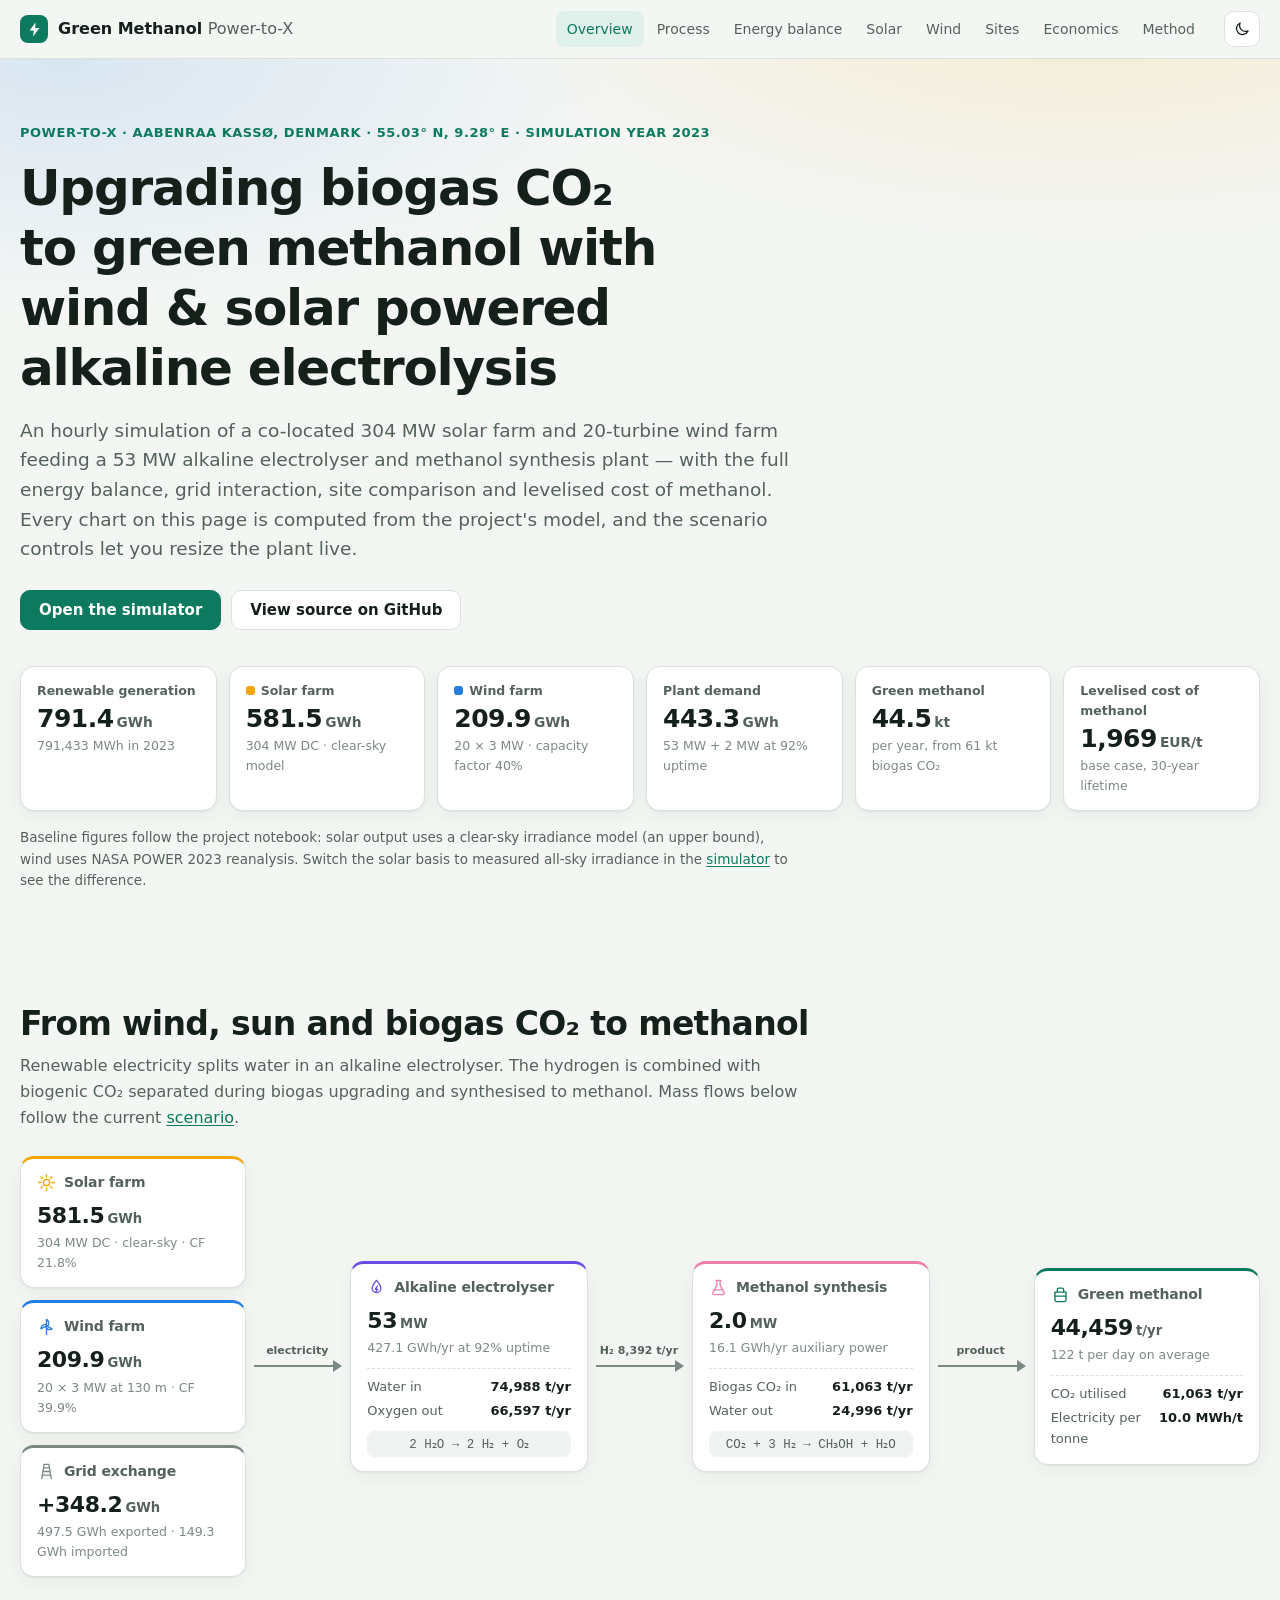
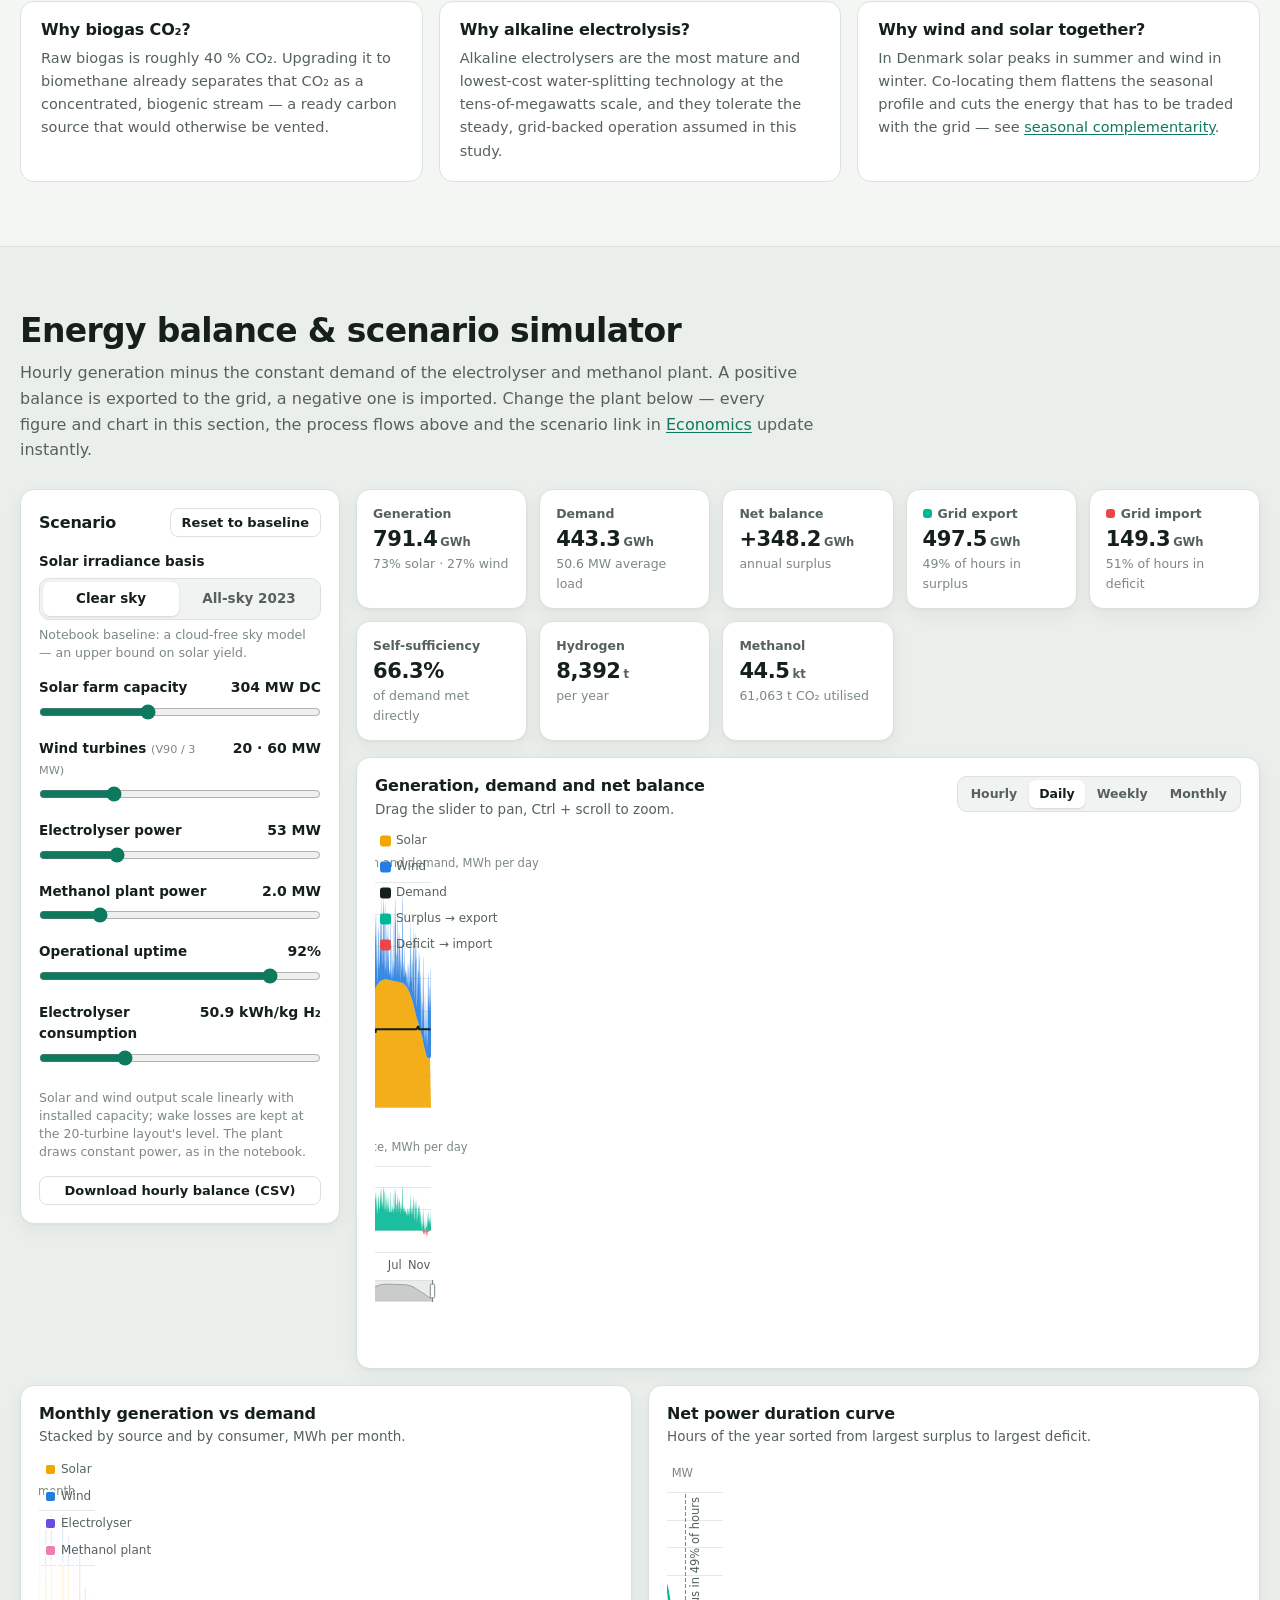
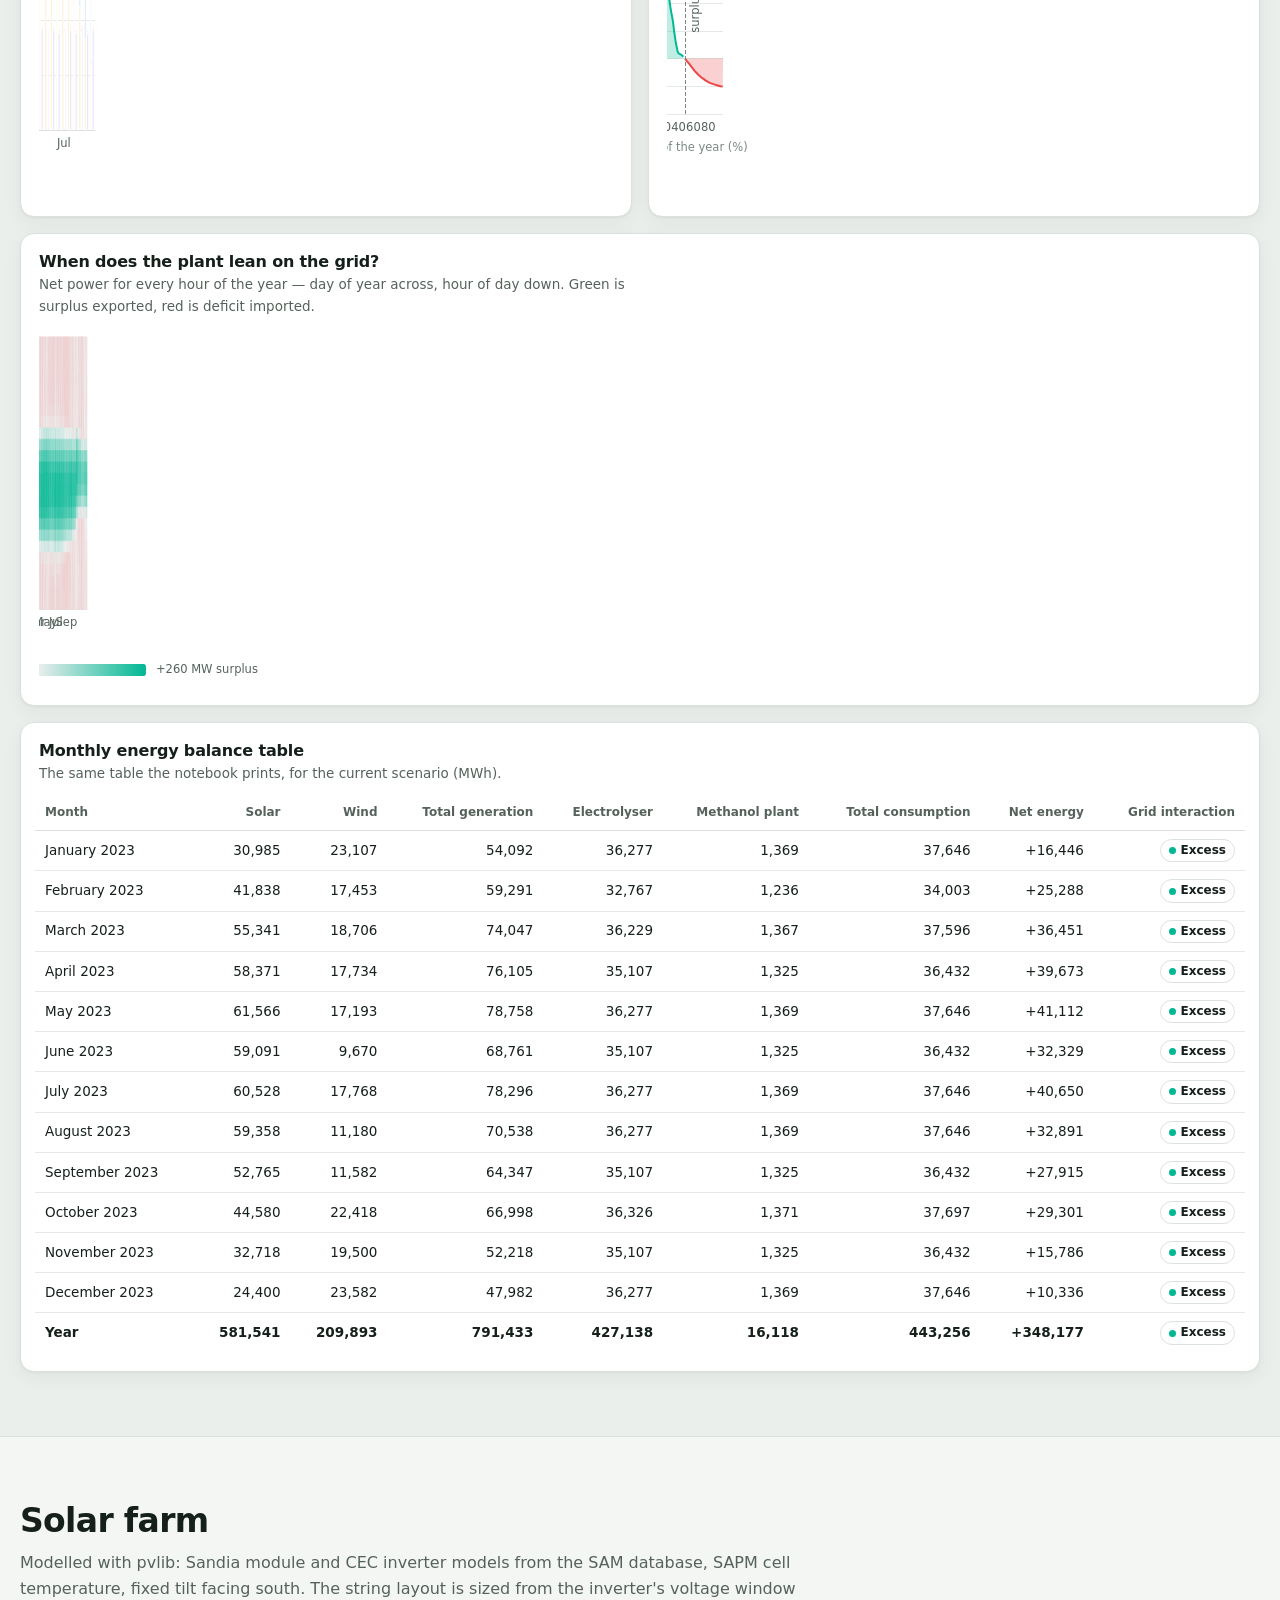
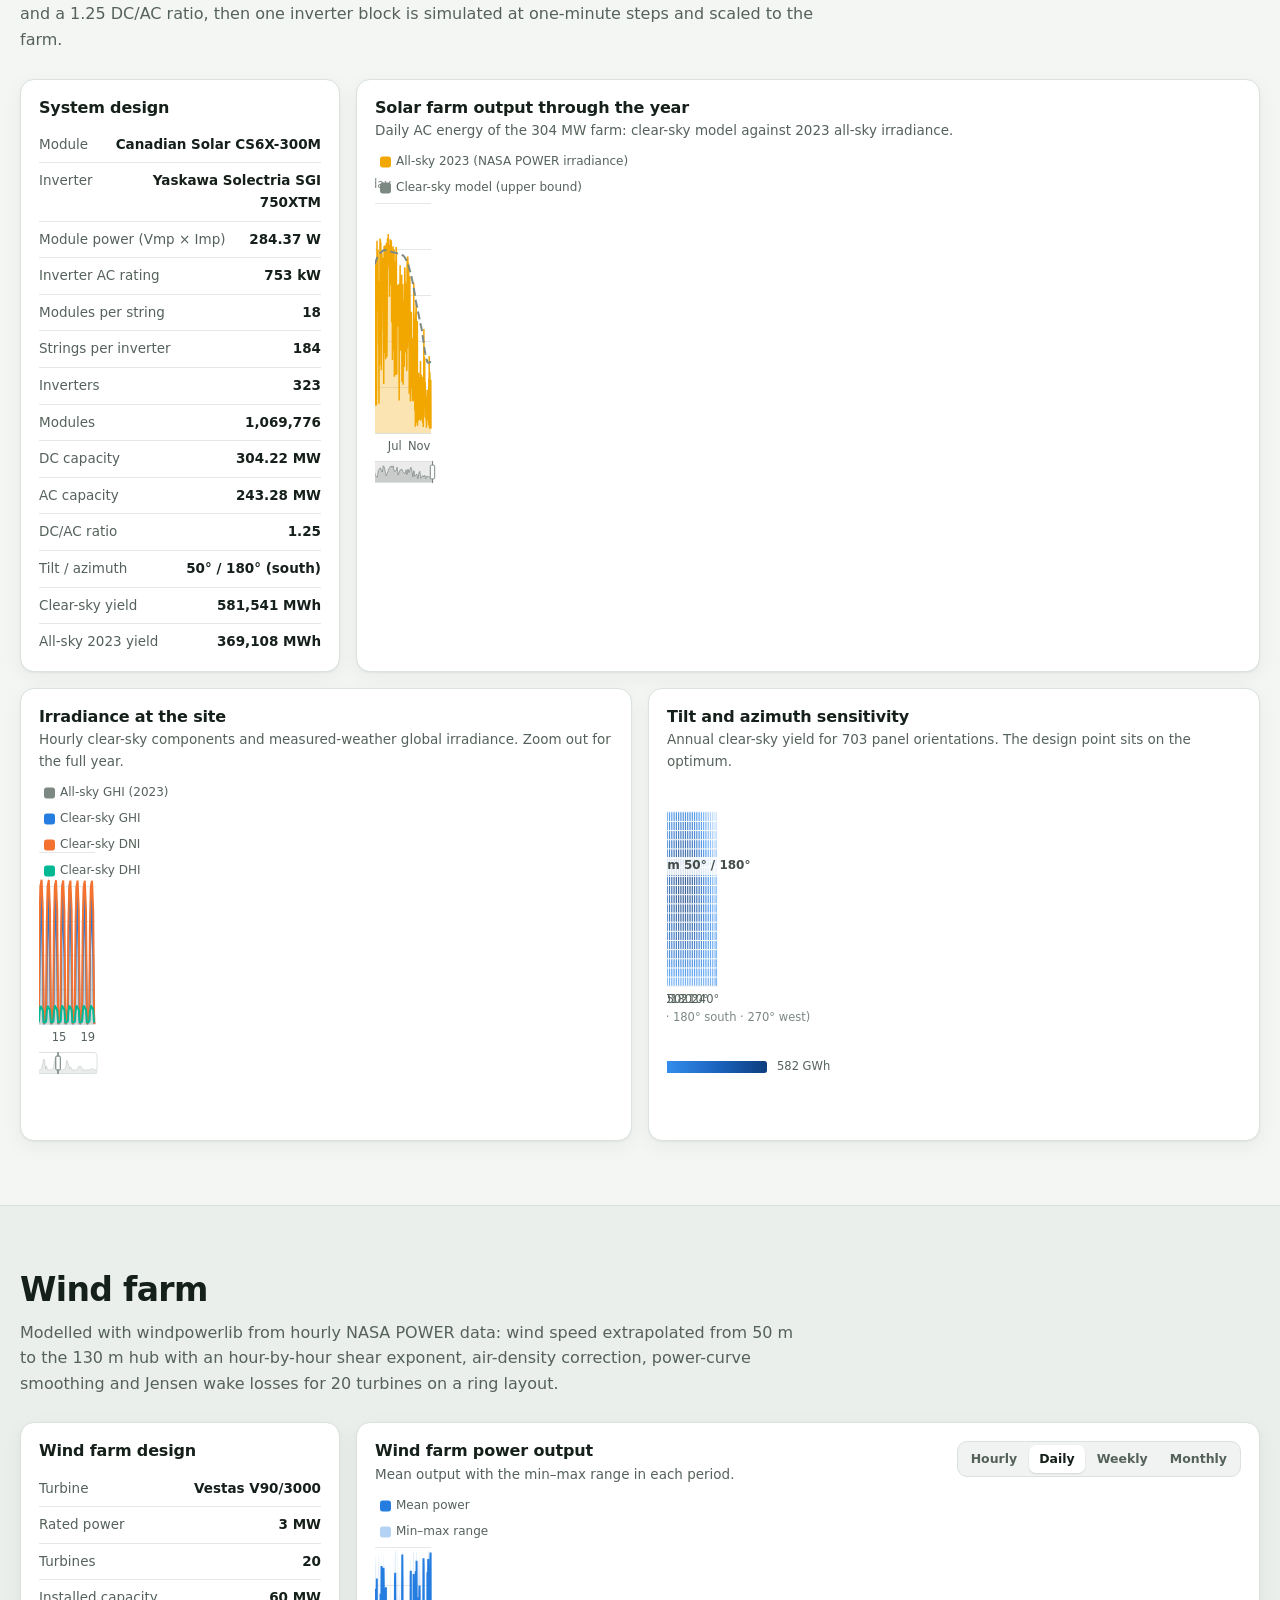
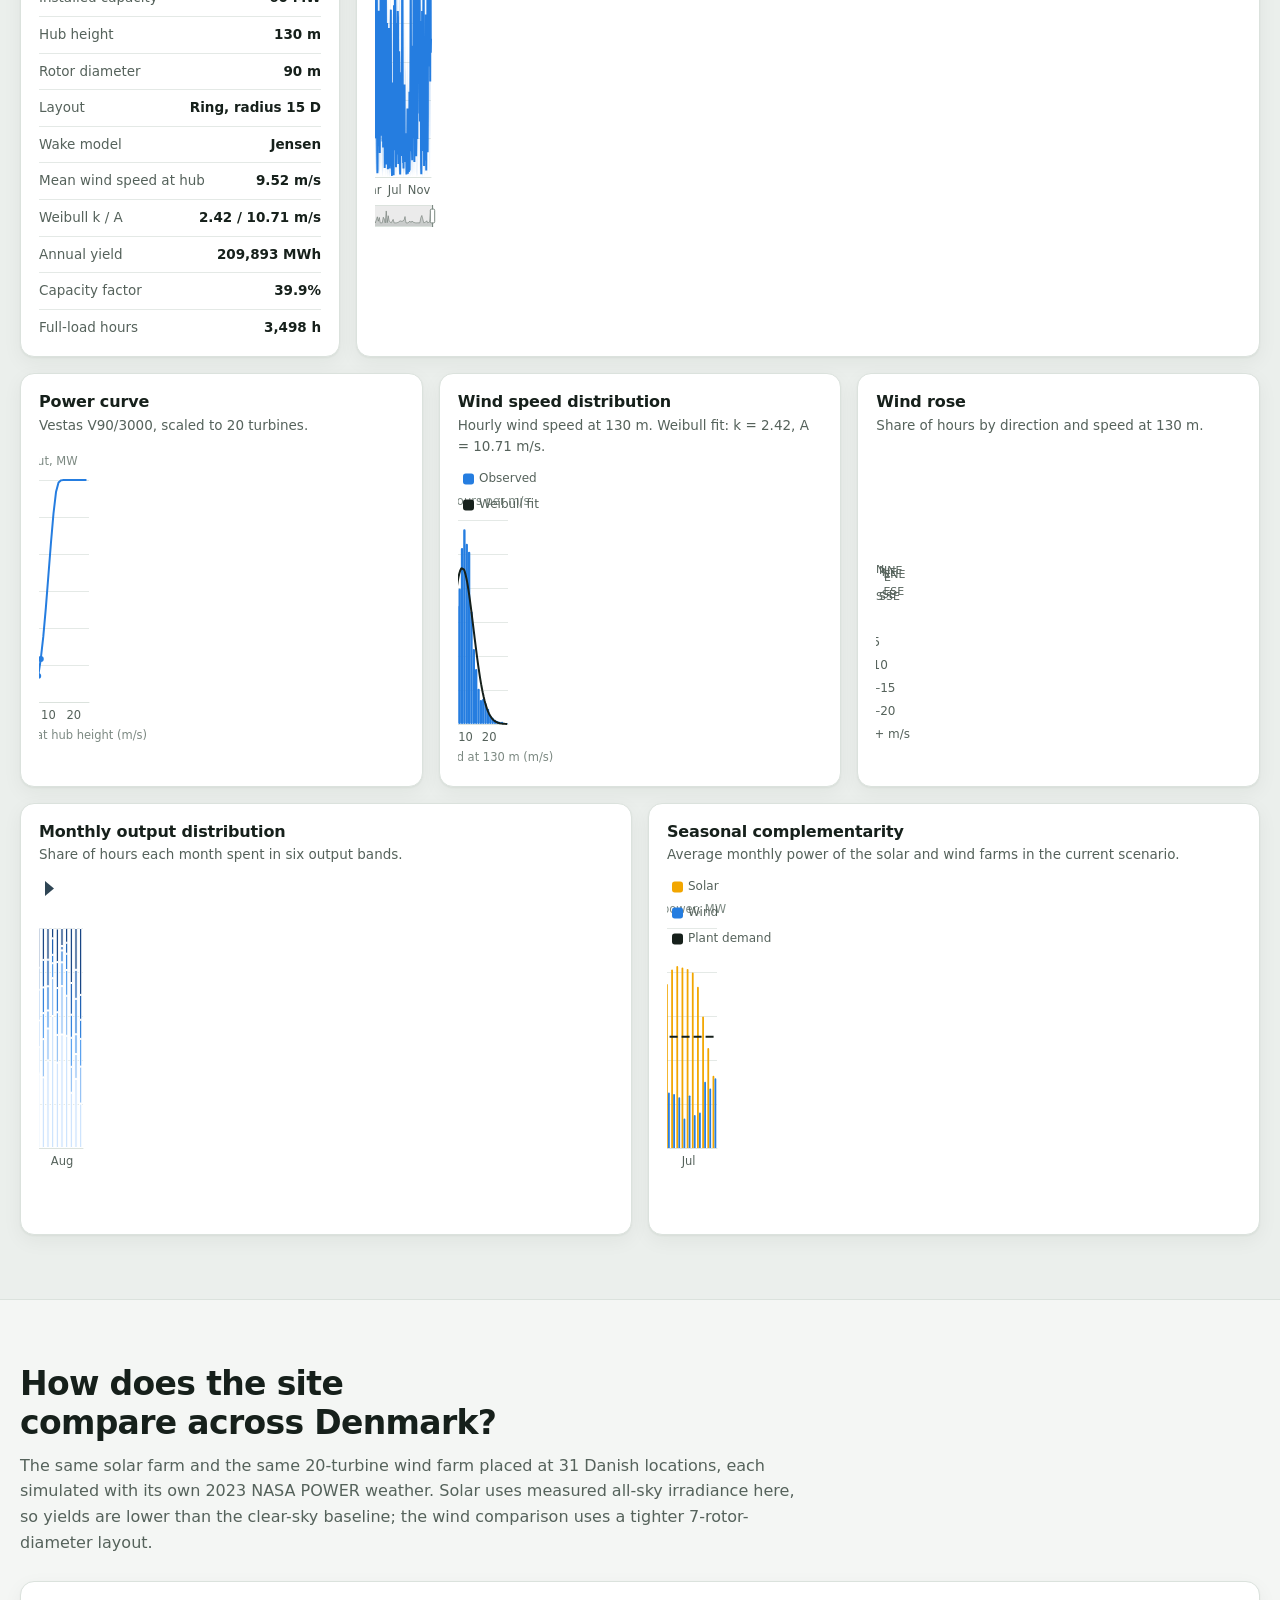
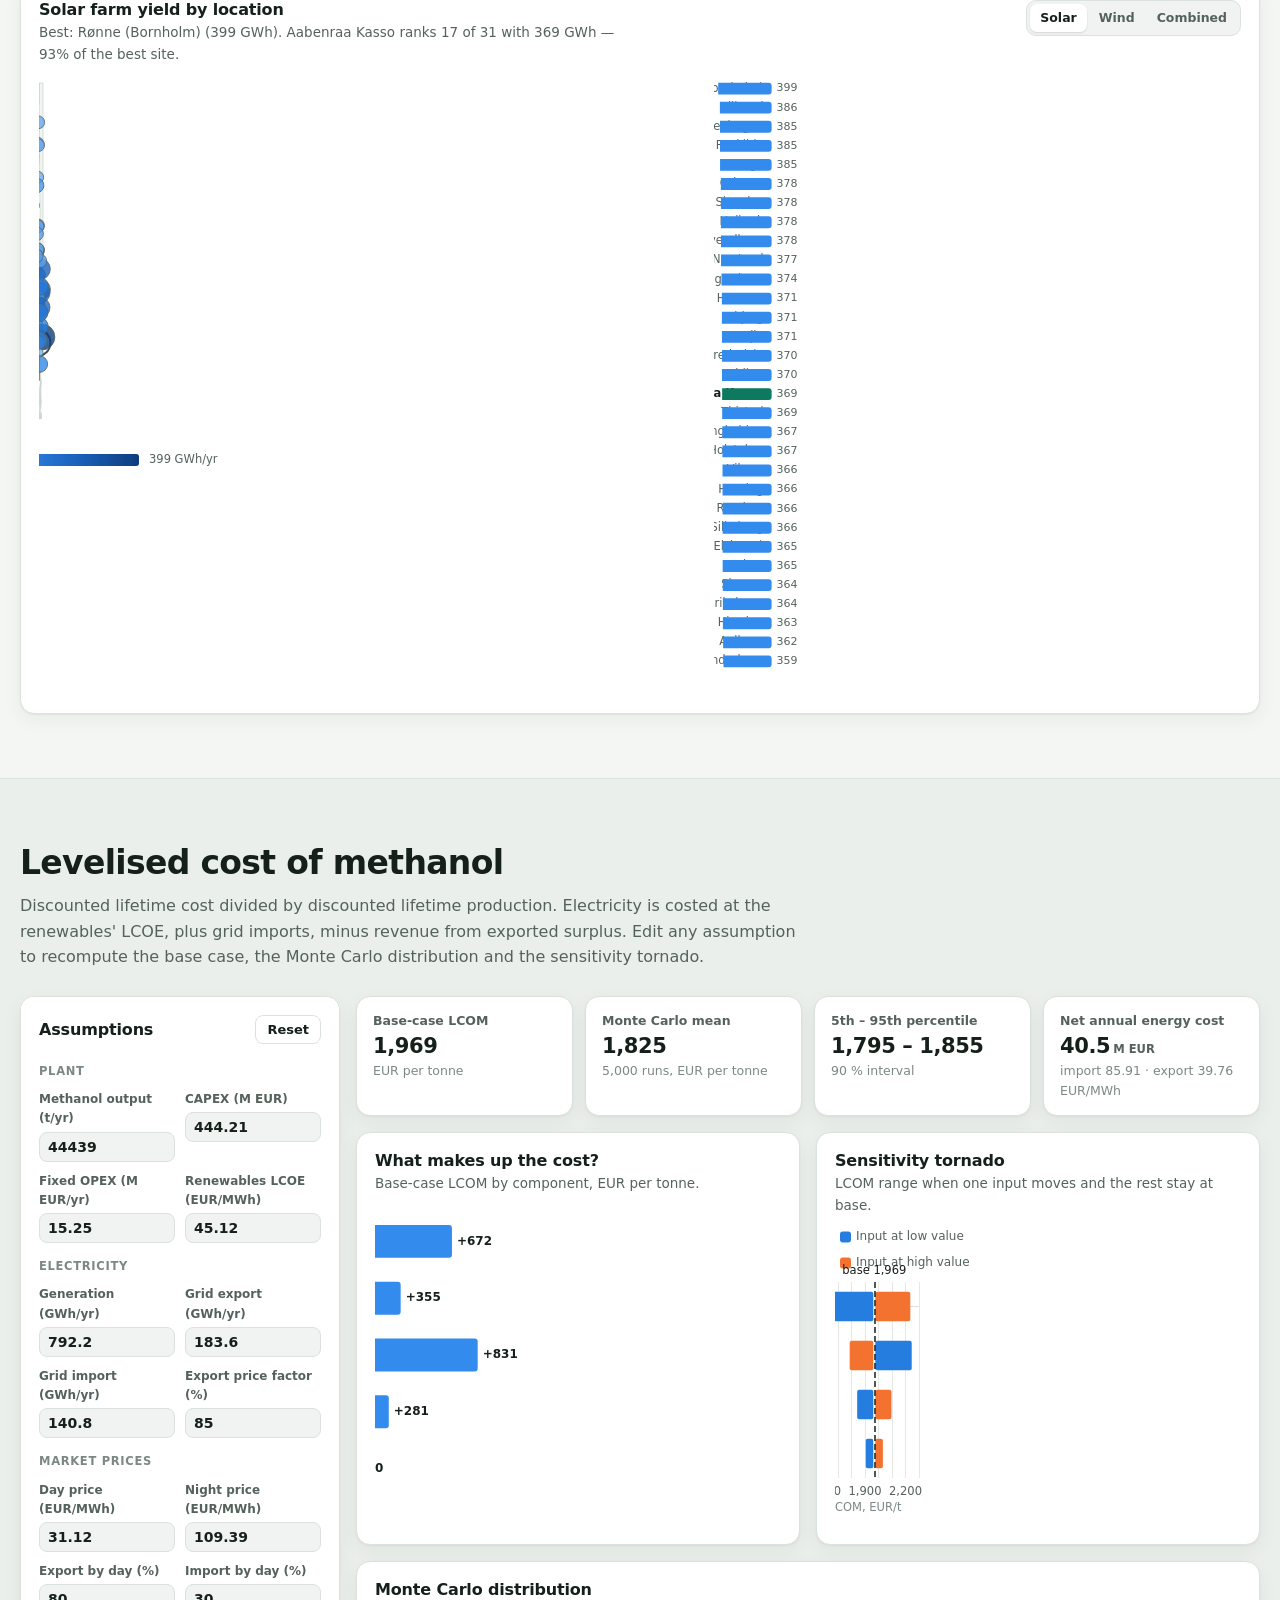
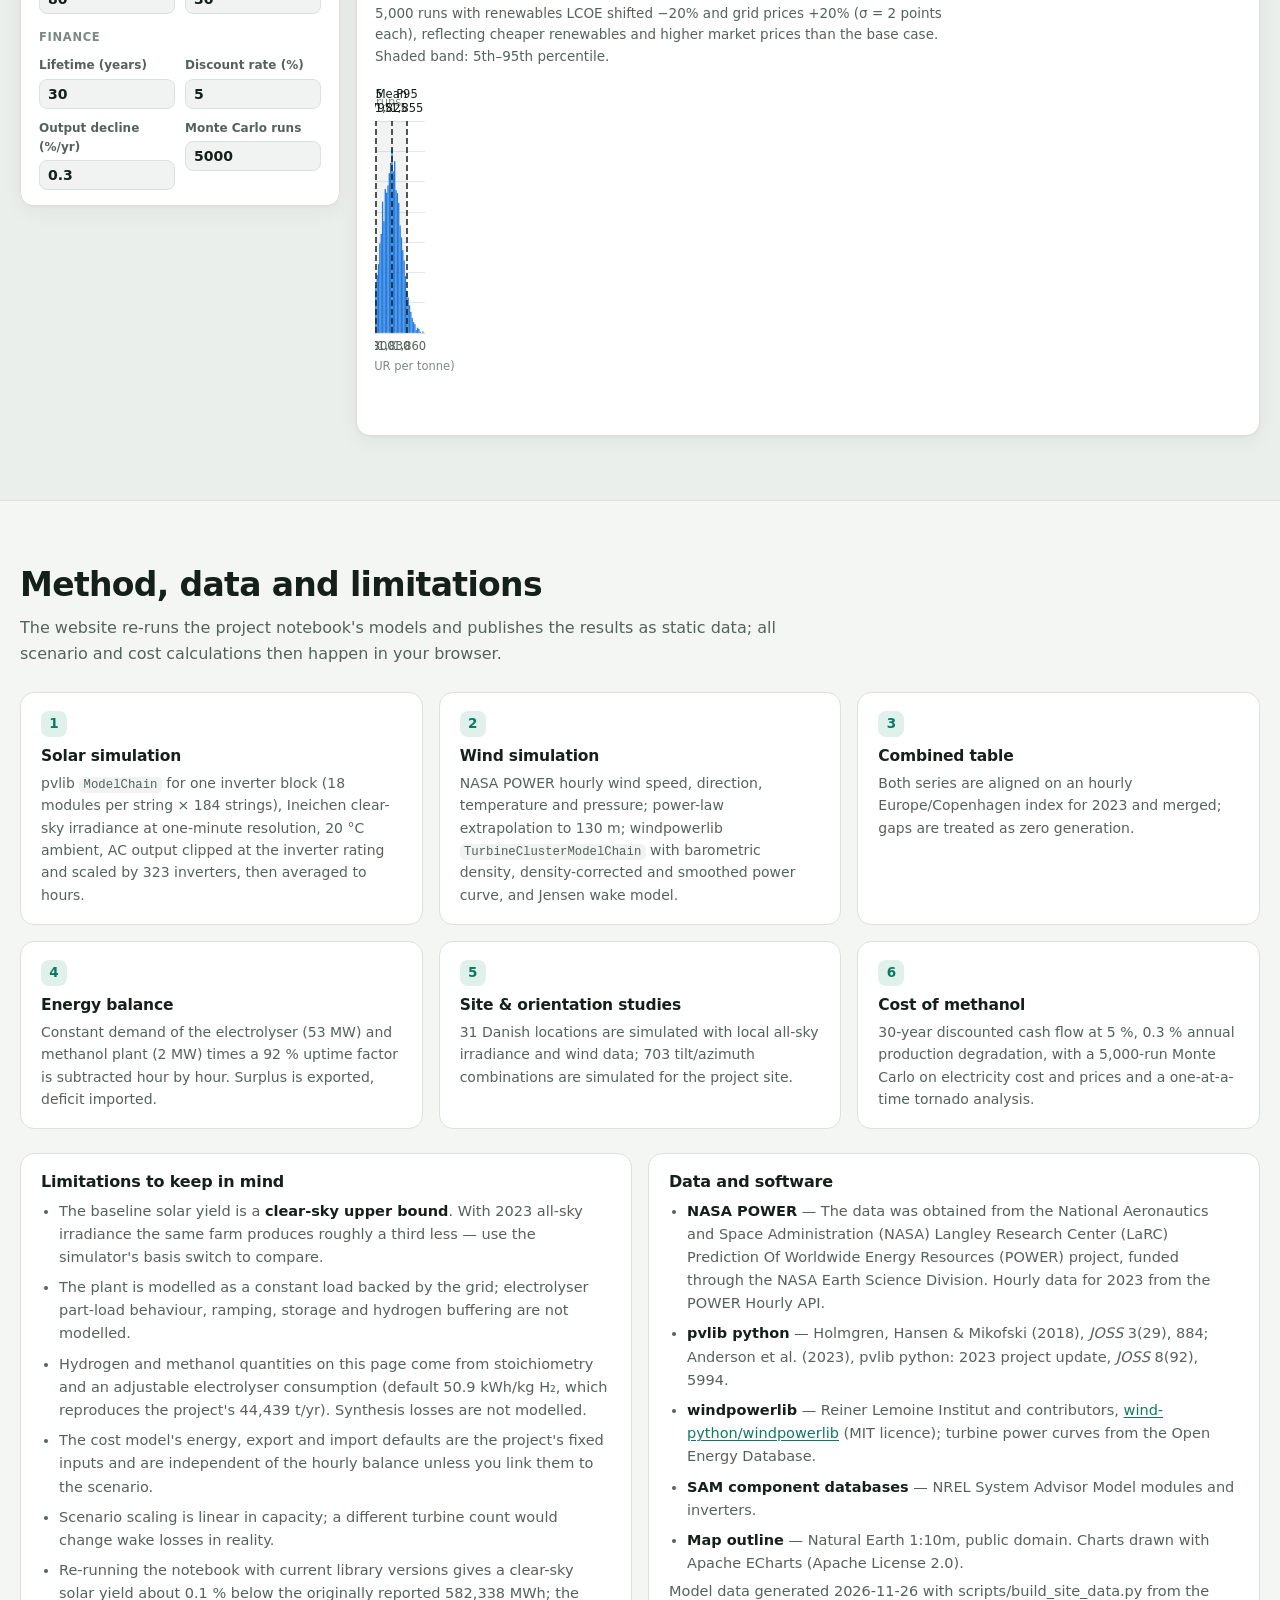
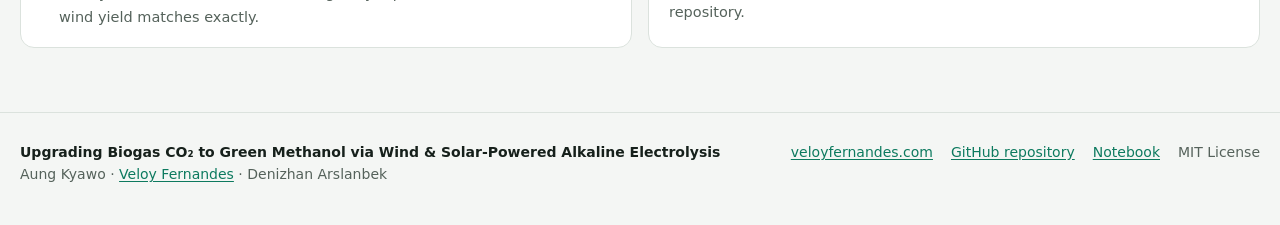
<file: green-methanol/index.html>
<!doctype html>
<html lang="en">
<head>
<meta charset="utf-8">
<meta name="viewport" content="width=device-width, initial-scale=1">
<title>Green Methanol Power-to-X · Wind &amp; Solar Powered Alkaline Electrolysis</title>
<meta name="description" content="Interactive simulation of a co-located wind and solar farm powering alkaline electrolysis to upgrade biogas CO₂ into green methanol at Aabenraa Kassø, Denmark.">
<meta name="color-scheme" content="light dark">
<link rel="icon" href="data:image/svg+xml,%3Csvg xmlns='http://www.w3.org/2000/svg' viewBox='0 0 32 32'%3E%3Crect width='32' height='32' rx='7' fill='%230d7a5f'/%3E%3Cpath d='M18 4 8 18h7l-1 10 10-14h-7z' fill='%23fff'/%3E%3C/svg%3E">
<script>
  (function () {
    try {
      var t = localStorage.getItem('theme');
      if (t !== 'light' && t !== 'dark') t = matchMedia('(prefers-color-scheme: dark)').matches ? 'dark' : 'light';
      document.documentElement.setAttribute('data-theme', t);
    } catch (e) { document.documentElement.setAttribute('data-theme', 'light'); }
  })();
</script>
<link rel="stylesheet" href="assets/styles.css">
</head>
<body>
<a class="skip" href="#main">Skip to content</a>

<header class="topbar" id="top">
  <div class="topbar-inner">
    <a class="brand" href="#top" aria-label="Green Methanol Power-to-X, back to top">
      <span class="brand-mark" aria-hidden="true"><svg viewBox="0 0 24 24"><path d="M13.5 2 5 13.5h6L10 22l9-12h-6z"/></svg></span>
      <span class="brand-text">Green Methanol <span class="brand-sub">Power-to-X</span></span>
    </a>
    <nav class="nav" aria-label="Sections">
      <a href="#overview">Overview</a>
      <a href="#process">Process</a>
      <a href="#balance">Energy balance</a>
      <a href="#solar">Solar</a>
      <a href="#wind">Wind</a>
      <a href="#sites">Sites</a>
      <a href="#economics">Economics</a>
      <a href="#method">Method</a>
    </nav>
    <button class="icon-btn" id="themeToggle" type="button" aria-label="Switch colour theme" title="Switch colour theme">
      <svg class="i-sun" viewBox="0 0 24 24" aria-hidden="true"><circle cx="12" cy="12" r="4.2"/><path d="M12 2.5v2.6M12 18.9v2.6M2.5 12h2.6M18.9 12h2.6M5.3 5.3l1.8 1.8M16.9 16.9l1.8 1.8M5.3 18.7l1.8-1.8M16.9 7.1l1.8-1.8"/></svg>
      <svg class="i-moon" viewBox="0 0 24 24" aria-hidden="true"><path d="M20 14.5A8 8 0 0 1 9.5 4a8 8 0 1 0 10.5 10.5z"/></svg>
    </button>
  </div>
</header>

<main id="main">

<!-- ============================================================ OVERVIEW -->
<section class="hero" id="overview">
  <div class="wrap">
    <p class="eyebrow">Power-to-X · Aabenraa Kassø, Denmark · 55.03° N, 9.28° E · simulation year 2023</p>
    <h1>Upgrading biogas CO₂ to green methanol with wind &amp; solar powered alkaline electrolysis</h1>
    <p class="lead">An hourly simulation of a co-located 304&nbsp;MW solar farm and 20-turbine wind farm feeding a 53&nbsp;MW alkaline electrolyser and methanol synthesis plant — with the full energy balance, grid interaction, site comparison and levelised cost of methanol. Every chart on this page is computed from the project's model, and the scenario controls let you resize the plant live.</p>
    <div class="hero-actions">
      <a class="btn primary" href="#balance">Open the simulator</a>
      <a class="btn" href="https://github.com/VeloyFernandes/Upgrading-Biogas-CO2-to-Green-Methanol-via-Wind-Solar-Powered-Alkaline-Electrolysis" rel="noopener">View source on GitHub</a>
    </div>
    <div class="kpis" id="heroKpis" aria-label="Baseline results">
      <div class="kpi"><span class="kpi-label">Renewable generation</span><span class="kpi-value" id="hk-gen">–</span><span class="kpi-note" id="hk-gen-n">per year</span></div>
      <div class="kpi"><span class="kpi-label"><i class="dot c-solar"></i>Solar farm</span><span class="kpi-value" id="hk-solar">–</span><span class="kpi-note" id="hk-solar-n"></span></div>
      <div class="kpi"><span class="kpi-label"><i class="dot c-wind"></i>Wind farm</span><span class="kpi-value" id="hk-wind">–</span><span class="kpi-note" id="hk-wind-n"></span></div>
      <div class="kpi"><span class="kpi-label">Plant demand</span><span class="kpi-value" id="hk-cons">–</span><span class="kpi-note" id="hk-cons-n"></span></div>
      <div class="kpi"><span class="kpi-label">Green methanol</span><span class="kpi-value" id="hk-meoh">–</span><span class="kpi-note" id="hk-meoh-n"></span></div>
      <div class="kpi"><span class="kpi-label">Levelised cost of methanol</span><span class="kpi-value" id="hk-lcom">–</span><span class="kpi-note">base case, 30-year lifetime</span></div>
    </div>
    <p class="fineprint">Baseline figures follow the project notebook: solar output uses a clear-sky irradiance model (an upper bound), wind uses NASA POWER 2023 reanalysis. Switch the solar basis to measured all-sky irradiance in the <a href="#balance">simulator</a> to see the difference.</p>
  </div>
</section>

<!-- ============================================================ PROCESS -->
<section id="process" class="section">
  <div class="wrap">
    <header class="section-head">
      <h2>From wind, sun and biogas CO₂ to methanol</h2>
      <p>Renewable electricity splits water in an alkaline electrolyser. The hydrogen is combined with biogenic CO₂ separated during biogas upgrading and synthesised to methanol. Mass flows below follow the current <a href="#balance">scenario</a>.</p>
    </header>

    <div class="flow" id="flow">
      <div class="flow-col">
        <article class="node n-solar">
          <h3><svg viewBox="0 0 24 24" aria-hidden="true"><circle cx="12" cy="12" r="4"/><path d="M12 2v3M12 19v3M2 12h3M19 12h3M4.9 4.9 7 7M17 17l2.1 2.1M4.9 19.1 7 17M17 7l2.1-2.1"/></svg>Solar farm</h3>
          <p class="node-val" id="fl-solar">–</p>
          <p class="node-sub" id="fl-solar-s">–</p>
        </article>
        <article class="node n-wind">
          <h3><svg viewBox="0 0 24 24" aria-hidden="true"><path d="M12 11V3c2.5 1.5 3.5 4.5 2 8M12 11l-6.9 4c-.1-2.9 2-5.3 5.9-5.6M12 11l6.9 4c-2.5 1.5-5.6.9-7.9-2.3M12 12.5V22"/></svg>Wind farm</h3>
          <p class="node-val" id="fl-wind">–</p>
          <p class="node-sub" id="fl-wind-s">–</p>
        </article>
        <article class="node n-grid">
          <h3><svg viewBox="0 0 24 24" aria-hidden="true"><path d="M9 3h6l3 18M9 3 6 21M7.5 12h9M8.3 7.5h7.4M6.7 16.5h10.6"/></svg>Grid exchange</h3>
          <p class="node-val" id="fl-grid">–</p>
          <p class="node-sub" id="fl-grid-s">–</p>
        </article>
      </div>
      <div class="flow-arrow" aria-hidden="true"><span>electricity</span></div>
      <div class="flow-col">
        <article class="node n-el">
          <h3><svg viewBox="0 0 24 24" aria-hidden="true"><path d="M12 3c3.5 4.2 5.5 7 5.5 10a5.5 5.5 0 0 1-11 0c0-3 2-5.8 5.5-10z"/><path d="M12.8 10.5 10.5 14h3l-2.3 3.5"/></svg>Alkaline electrolyser</h3>
          <p class="node-val" id="fl-el">–</p>
          <p class="node-sub" id="fl-el-s">–</p>
          <ul class="io">
            <li><span>Water in</span><b id="fl-h2o-in">–</b></li>
            <li><span>Oxygen out</span><b id="fl-o2">–</b></li>
          </ul>
          <p class="eq">2&nbsp;H₂O → 2&nbsp;H₂ + O₂</p>
        </article>
      </div>
      <div class="flow-arrow" aria-hidden="true"><span id="fl-h2-arrow">hydrogen</span></div>
      <div class="flow-col">
        <article class="node n-syn">
          <h3><svg viewBox="0 0 24 24" aria-hidden="true"><path d="M9 3h6M10 3v6l-5 9a2 2 0 0 0 1.8 3h10.4a2 2 0 0 0 1.8-3l-5-9V3M7.5 15h9"/></svg>Methanol synthesis</h3>
          <p class="node-val" id="fl-syn">–</p>
          <p class="node-sub" id="fl-syn-s">–</p>
          <ul class="io">
            <li><span>Biogas CO₂ in</span><b id="fl-co2">–</b></li>
            <li><span>Water out</span><b id="fl-h2o-out">–</b></li>
          </ul>
          <p class="eq">CO₂ + 3&nbsp;H₂ → CH₃OH + H₂O</p>
        </article>
      </div>
      <div class="flow-arrow" aria-hidden="true"><span>product</span></div>
      <div class="flow-col">
        <article class="node n-prod">
          <h3><svg viewBox="0 0 24 24" aria-hidden="true"><path d="M5 9h14v10a2 2 0 0 1-2 2H7a2 2 0 0 1-2-2zM8 9V6a2 2 0 0 1 2-2h4a2 2 0 0 1 2 2v3M5 14h14"/></svg>Green methanol</h3>
          <p class="node-val" id="fl-meoh">–</p>
          <p class="node-sub" id="fl-meoh-s">–</p>
          <ul class="io">
            <li><span>CO₂ utilised</span><b id="fl-co2-b">–</b></li>
            <li><span>Electricity per tonne</span><b id="fl-spec">–</b></li>
          </ul>
        </article>
      </div>
    </div>

    <div class="cards three">
      <article class="card">
        <h3>Why biogas CO₂?</h3>
        <p>Raw biogas is roughly 40&nbsp;% CO₂. Upgrading it to biomethane already separates that CO₂ as a concentrated, biogenic stream — a ready carbon source that would otherwise be vented.</p>
      </article>
      <article class="card">
        <h3>Why alkaline electrolysis?</h3>
        <p>Alkaline electrolysers are the most mature and lowest-cost water-splitting technology at the tens-of-megawatts scale, and they tolerate the steady, grid-backed operation assumed in this study.</p>
      </article>
      <article class="card">
        <h3>Why wind and solar together?</h3>
        <p>In Denmark solar peaks in summer and wind in winter. Co-locating them flattens the seasonal profile and cuts the energy that has to be traded with the grid — see <a href="#wind">seasonal complementarity</a>.</p>
      </article>
    </div>
  </div>
</section>

<!-- ============================================================ BALANCE / SIMULATOR -->
<section id="balance" class="section alt">
  <div class="wrap">
    <header class="section-head">
      <h2>Energy balance &amp; scenario simulator</h2>
      <p>Hourly generation minus the constant demand of the electrolyser and methanol plant. A positive balance is exported to the grid, a negative one is imported. Change the plant below — every figure and chart in this section, the process flows above and the scenario link in <a href="#economics">Economics</a> update instantly.</p>
    </header>

    <div class="sim">
      <aside class="panel controls" aria-label="Scenario controls">
        <div class="panel-head">
          <h3>Scenario</h3>
          <button class="btn small" id="resetScenario" type="button">Reset to baseline</button>
        </div>

        <fieldset class="seg-field">
          <legend>Solar irradiance basis</legend>
          <div class="seg" role="radiogroup" aria-label="Solar irradiance basis">
            <label><input type="radio" name="solarBasis" value="clear" checked><span>Clear sky</span></label>
            <label><input type="radio" name="solarBasis" value="allsky"><span>All-sky 2023</span></label>
          </div>
          <p class="hint" id="basisHint"></p>
        </fieldset>

        <div class="ctl"><label for="c-solarDcMw">Solar farm capacity</label><output id="o-solarDcMw"></output>
          <input type="range" id="c-solarDcMw" min="0" max="800" step="2"></div>
        <div class="ctl"><label for="c-turbines">Wind turbines <small>(V90 / 3 MW)</small></label><output id="o-turbines"></output>
          <input type="range" id="c-turbines" min="0" max="80" step="1"></div>
        <div class="ctl"><label for="c-electrolyzerMw">Electrolyser power</label><output id="o-electrolyzerMw"></output>
          <input type="range" id="c-electrolyzerMw" min="0" max="200" step="1"></div>
        <div class="ctl"><label for="c-methanolMw">Methanol plant power</label><output id="o-methanolMw"></output>
          <input type="range" id="c-methanolMw" min="0" max="10" step="0.1"></div>
        <div class="ctl"><label for="c-uptime">Operational uptime</label><output id="o-uptime"></output>
          <input type="range" id="c-uptime" min="50" max="100" step="1"></div>
        <div class="ctl"><label for="c-h2KwhPerKg">Electrolyser consumption</label><output id="o-h2KwhPerKg"></output>
          <input type="range" id="c-h2KwhPerKg" min="45" max="65" step="0.1"></div>

        <p class="hint">Solar and wind output scale linearly with installed capacity; wake losses are kept at the 20-turbine layout's level. The plant draws constant power, as in the notebook.</p>
        <button class="btn small" id="downloadCsv" type="button">Download hourly balance (CSV)</button>
      </aside>

      <div class="sim-main">
        <div class="kpis compact" aria-live="polite">
          <div class="kpi"><span class="kpi-label">Generation</span><span class="kpi-value" id="k-gen">–</span><span class="kpi-note" id="k-gen-n"></span></div>
          <div class="kpi"><span class="kpi-label">Demand</span><span class="kpi-value" id="k-cons">–</span><span class="kpi-note" id="k-cons-n"></span></div>
          <div class="kpi"><span class="kpi-label">Net balance</span><span class="kpi-value" id="k-net">–</span><span class="kpi-note" id="k-net-n"></span></div>
          <div class="kpi"><span class="kpi-label"><i class="dot c-surplus"></i>Grid export</span><span class="kpi-value" id="k-exp">–</span><span class="kpi-note" id="k-exp-n"></span></div>
          <div class="kpi"><span class="kpi-label"><i class="dot c-deficit"></i>Grid import</span><span class="kpi-value" id="k-imp">–</span><span class="kpi-note" id="k-imp-n"></span></div>
          <div class="kpi"><span class="kpi-label">Self-sufficiency</span><span class="kpi-value" id="k-self">–</span><span class="kpi-note">of demand met directly</span></div>
          <div class="kpi"><span class="kpi-label">Hydrogen</span><span class="kpi-value" id="k-h2">–</span><span class="kpi-note">per year</span></div>
          <div class="kpi"><span class="kpi-label">Methanol</span><span class="kpi-value" id="k-meoh">–</span><span class="kpi-note" id="k-meoh-n"></span></div>
        </div>

        <figure class="panel chart-card">
          <figcaption>
            <div><h3>Generation, demand and net balance</h3><p id="balanceSub">Drag the slider or scroll to zoom.</p></div>
            <div class="seg small" role="radiogroup" aria-label="Time resolution" data-seg="balanceRes">
              <label><input type="radio" name="balanceRes" value="hour"><span>Hourly</span></label>
              <label><input type="radio" name="balanceRes" value="day" checked><span>Daily</span></label>
              <label><input type="radio" name="balanceRes" value="week"><span>Weekly</span></label>
              <label><input type="radio" name="balanceRes" value="month"><span>Monthly</span></label>
            </div>
          </figcaption>
          <div class="chart tall" id="ch-balance" role="img" aria-label="Stacked solar and wind generation against plant demand, with the net balance below"></div>
        </figure>
      </div>
    </div>

    <div class="grid two">
      <figure class="panel chart-card">
        <figcaption><div><h3>Monthly generation vs demand</h3><p>Stacked by source and by consumer, MWh per month.</p></div></figcaption>
        <div class="chart" id="ch-monthly" role="img" aria-label="Monthly solar and wind generation next to electrolyser and methanol plant consumption"></div>
      </figure>
      <figure class="panel chart-card">
        <figcaption><div><h3>Net power duration curve</h3><p>Hours of the year sorted from largest surplus to largest deficit.</p></div></figcaption>
        <div class="chart" id="ch-duration" role="img" aria-label="Duration curve of the hourly net power"></div>
      </figure>
    </div>

    <figure class="panel chart-card">
      <figcaption><div><h3>When does the plant lean on the grid?</h3><p>Net power for every hour of the year — day of year across, hour of day down. Green is surplus exported, red is deficit imported.</p></div></figcaption>
      <div class="chart" id="ch-heat" role="img" aria-label="Heat map of net power by day of year and hour of day"></div>
    </figure>

    <figure class="panel chart-card">
      <figcaption><div><h3>Monthly energy balance table</h3><p>The same table the notebook prints, for the current scenario (MWh).</p></div></figcaption>
      <div class="table-wrap"><table class="data" id="monthlyTable"></table></div>
    </figure>
  </div>
</section>

<!-- ============================================================ SOLAR -->
<section id="solar" class="section">
  <div class="wrap">
    <header class="section-head">
      <h2>Solar farm</h2>
      <p>Modelled with pvlib: Sandia module and CEC inverter models from the SAM database, SAPM cell temperature, fixed tilt facing south. The string layout is sized from the inverter's voltage window and a 1.25 DC/AC ratio, then one inverter block is simulated at one-minute steps and scaled to the farm.</p>
    </header>

    <div class="grid sidebar">
      <div class="panel spec">
        <h3>System design</h3>
        <dl id="solarSpec"></dl>
      </div>
      <figure class="panel chart-card">
        <figcaption><div><h3>Solar farm output through the year</h3><p>Daily AC energy of the 304 MW farm: clear-sky model against 2023 all-sky irradiance.</p></div></figcaption>
        <div class="chart" id="ch-solar" role="img" aria-label="Daily solar farm energy, clear sky versus all-sky"></div>
      </figure>
    </div>

    <div class="grid two">
      <figure class="panel chart-card">
        <figcaption><div><h3>Irradiance at the site</h3><p>Hourly clear-sky components and measured-weather global irradiance. Zoom out for the full year.</p></div></figcaption>
        <div class="chart" id="ch-irr" role="img" aria-label="Clear-sky GHI, DNI and DHI with all-sky GHI"></div>
      </figure>
      <figure class="panel chart-card">
        <figcaption><div><h3>Tilt and azimuth sensitivity</h3><p>Annual clear-sky yield for 703 panel orientations. The design point sits on the optimum.</p></div></figcaption>
        <div class="chart" id="ch-tilt" role="img" aria-label="Heat map of annual solar yield by panel tilt and azimuth"></div>
      </figure>
    </div>
  </div>
</section>

<!-- ============================================================ WIND -->
<section id="wind" class="section alt">
  <div class="wrap">
    <header class="section-head">
      <h2>Wind farm</h2>
      <p>Modelled with windpowerlib from hourly NASA POWER data: wind speed extrapolated from 50&nbsp;m to the 130&nbsp;m hub with an hour-by-hour shear exponent, air-density correction, power-curve smoothing and Jensen wake losses for 20 turbines on a ring layout.</p>
    </header>

    <div class="grid sidebar">
      <div class="panel spec">
        <h3>Wind farm design</h3>
        <dl id="windSpec"></dl>
      </div>
      <figure class="panel chart-card">
        <figcaption>
          <div><h3>Wind farm power output</h3><p id="windSub">Mean output with the min–max range in each period.</p></div>
          <div class="seg small" role="radiogroup" aria-label="Time resolution" data-seg="windRes">
            <label><input type="radio" name="windRes" value="hour"><span>Hourly</span></label>
            <label><input type="radio" name="windRes" value="day" checked><span>Daily</span></label>
            <label><input type="radio" name="windRes" value="week"><span>Weekly</span></label>
            <label><input type="radio" name="windRes" value="month"><span>Monthly</span></label>
          </div>
        </figcaption>
        <div class="chart" id="ch-wind" role="img" aria-label="Wind farm power output over the year"></div>
      </figure>
    </div>

    <div class="grid three">
      <figure class="panel chart-card">
        <figcaption><div><h3>Power curve</h3><p>Vestas V90/3000, scaled to 20 turbines.</p></div></figcaption>
        <div class="chart short" id="ch-pc" role="img" aria-label="Wind farm power curve"></div>
      </figure>
      <figure class="panel chart-card">
        <figcaption><div><h3>Wind speed distribution</h3><p id="weibullSub">Hub-height wind speed with Weibull fit.</p></div></figcaption>
        <div class="chart short" id="ch-weibull" role="img" aria-label="Histogram of hub-height wind speed with fitted Weibull distribution"></div>
      </figure>
      <figure class="panel chart-card">
        <figcaption><div><h3>Wind rose</h3><p>Share of hours by direction and speed at 130 m.</p></div></figcaption>
        <div class="chart short" id="ch-rose" role="img" aria-label="Wind rose with 16 direction sectors"></div>
      </figure>
    </div>

    <div class="grid two">
      <figure class="panel chart-card">
        <figcaption><div><h3>Monthly output distribution</h3><p>Share of hours each month spent in six output bands.</p></div></figcaption>
        <div class="chart" id="ch-wdist" role="img" aria-label="Share of hours per month in each wind farm output band"></div>
      </figure>
      <figure class="panel chart-card">
        <figcaption><div><h3>Seasonal complementarity</h3><p>Average monthly power of the solar and wind farms in the current scenario.</p></div></figcaption>
        <div class="chart" id="ch-season" role="img" aria-label="Average monthly solar and wind power"></div>
      </figure>
    </div>
  </div>
</section>

<!-- ============================================================ SITES -->
<section id="sites" class="section">
  <div class="wrap">
    <header class="section-head">
      <h2>How does the site compare across Denmark?</h2>
      <p>The same solar farm and the same 20-turbine wind farm placed at 31 Danish locations, each simulated with its own 2023 NASA POWER weather. Solar uses measured all-sky irradiance here, so yields are lower than the clear-sky baseline; the wind comparison uses a tighter 7-rotor-diameter layout.</p>
    </header>
    <div class="panel chart-card">
      <div class="figcap">
        <div><h3 id="mapTitle">Annual yield by location</h3><p id="mapSub"></p></div>
        <div class="seg small" role="radiogroup" aria-label="Resource" data-seg="geoMode">
          <label><input type="radio" name="geoMode" value="solar" checked><span>Solar</span></label>
          <label><input type="radio" name="geoMode" value="wind"><span>Wind</span></label>
          <label><input type="radio" name="geoMode" value="total"><span>Combined</span></label>
        </div>
      </div>
      <div class="grid map-grid">
        <div class="chart map" id="ch-map" role="img" aria-label="Map of Denmark with annual energy yield at 31 locations"></div>
        <div class="chart rank" id="ch-rank" role="img" aria-label="Locations ranked by annual energy yield"></div>
      </div>
    </div>
  </div>
</section>

<!-- ============================================================ ECONOMICS -->
<section id="economics" class="section alt">
  <div class="wrap">
    <header class="section-head">
      <h2>Levelised cost of methanol</h2>
      <p>Discounted lifetime cost divided by discounted lifetime production. Electricity is costed at the renewables' LCOE, plus grid imports, minus revenue from exported surplus. Edit any assumption to recompute the base case, the Monte Carlo distribution and the sensitivity tornado.</p>
    </header>

    <div class="sim">
      <aside class="panel controls" aria-label="Cost assumptions">
        <div class="panel-head">
          <h3>Assumptions</h3>
          <button class="btn small" id="resetLcom" type="button">Reset</button>
        </div>
        <div class="form" id="lcomForm"></div>
        <button class="btn small" id="useScenario" type="button">Use energy &amp; production from scenario</button>
        <p class="hint" id="lcomHint">Defaults are the project's techno-economic inputs. CAPEX and OPEX are not rescaled when you pull in a different scenario.</p>
      </aside>

      <div class="sim-main">
        <div class="kpis compact" aria-live="polite">
          <div class="kpi"><span class="kpi-label">Base-case LCOM</span><span class="kpi-value" id="e-base">–</span><span class="kpi-note">EUR per tonne</span></div>
          <div class="kpi"><span class="kpi-label">Monte Carlo mean</span><span class="kpi-value" id="e-mean">–</span><span class="kpi-note" id="e-mean-n"></span></div>
          <div class="kpi"><span class="kpi-label">5th – 95th percentile</span><span class="kpi-value" id="e-band">–</span><span class="kpi-note">90 % interval</span></div>
          <div class="kpi"><span class="kpi-label">Net annual energy cost</span><span class="kpi-value" id="e-energy">–</span><span class="kpi-note" id="e-energy-n"></span></div>
        </div>

        <div class="grid two">
          <figure class="panel chart-card">
            <figcaption><div><h3>What makes up the cost?</h3><p>Base-case LCOM by component, EUR per tonne.</p></div></figcaption>
            <div class="chart short" id="ch-break" role="img" aria-label="LCOM cost components"></div>
          </figure>
          <figure class="panel chart-card">
            <figcaption><div><h3>Sensitivity tornado</h3><p>LCOM range when one input moves and the rest stay at base.</p></div></figcaption>
            <div class="chart short" id="ch-tornado" role="img" aria-label="Tornado chart of LCOM sensitivity"></div>
          </figure>
        </div>
        <figure class="panel chart-card">
          <figcaption><div><h3>Monte Carlo distribution</h3><p id="mcSub"></p></div></figcaption>
          <div class="chart" id="ch-mc" role="img" aria-label="Histogram of simulated LCOM values"></div>
        </figure>
      </div>
    </div>
  </div>
</section>

<!-- ============================================================ METHOD -->
<section id="method" class="section">
  <div class="wrap">
    <header class="section-head">
      <h2>Method, data and limitations</h2>
      <p>The website re-runs the project notebook's models and publishes the results as static data; all scenario and cost calculations then happen in your browser.</p>
    </header>

    <ol class="steps">
      <li><h3>Solar simulation</h3><p>pvlib <code>ModelChain</code> for one inverter block (18 modules per string × 184 strings), Ineichen clear-sky irradiance at one-minute resolution, 20&nbsp;°C ambient, AC output clipped at the inverter rating and scaled by 323 inverters, then averaged to hours.</p></li>
      <li><h3>Wind simulation</h3><p>NASA POWER hourly wind speed, direction, temperature and pressure; power-law extrapolation to 130&nbsp;m; windpowerlib <code>TurbineClusterModelChain</code> with barometric density, density-corrected and smoothed power curve, and Jensen wake model.</p></li>
      <li><h3>Combined table</h3><p>Both series are aligned on an hourly Europe/Copenhagen index for 2023 and merged; gaps are treated as zero generation.</p></li>
      <li><h3>Energy balance</h3><p>Constant demand of the electrolyser (53&nbsp;MW) and methanol plant (2&nbsp;MW) times a 92&nbsp;% uptime factor is subtracted hour by hour. Surplus is exported, deficit imported.</p></li>
      <li><h3>Site &amp; orientation studies</h3><p>31 Danish locations are simulated with local all-sky irradiance and wind data; 703 tilt/azimuth combinations are simulated for the project site.</p></li>
      <li><h3>Cost of methanol</h3><p>30-year discounted cash flow at 5&nbsp;%, 0.3&nbsp;% annual production degradation, with a 5,000-run Monte Carlo on electricity cost and prices and a one-at-a-time tornado analysis.</p></li>
    </ol>

    <div class="cards two">
      <article class="card">
        <h3>Limitations to keep in mind</h3>
        <ul>
          <li>The baseline solar yield is a <strong>clear-sky upper bound</strong>. With 2023 all-sky irradiance the same farm produces roughly a third less — use the simulator's basis switch to compare.</li>
          <li>The plant is modelled as a constant load backed by the grid; electrolyser part-load behaviour, ramping, storage and hydrogen buffering are not modelled.</li>
          <li>Hydrogen and methanol quantities on this page come from stoichiometry and an adjustable electrolyser consumption (default 50.9&nbsp;kWh/kg H₂, which reproduces the project's 44,439&nbsp;t/yr). Synthesis losses are not modelled.</li>
          <li>The cost model's energy, export and import defaults are the project's fixed inputs and are independent of the hourly balance unless you link them to the scenario.</li>
          <li>Scenario scaling is linear in capacity; a different turbine count would change wake losses in reality.</li>
          <li>Re-running the notebook with current library versions gives a clear-sky solar yield about 0.1&nbsp;% below the originally reported 582,338&nbsp;MWh; the wind yield matches exactly.</li>
        </ul>
      </article>
      <article class="card">
        <h3>Data and software</h3>
        <ul>
          <li><strong>NASA POWER</strong> — The data was obtained from the National Aeronautics and Space Administration (NASA) Langley Research Center (LaRC) Prediction Of Worldwide Energy Resources (POWER) project, funded through the NASA Earth Science Division. Hourly data for 2023 from the POWER Hourly API.</li>
          <li><strong>pvlib python</strong> — Holmgren, Hansen &amp; Mikofski (2018), <em>JOSS</em> 3(29), 884; Anderson et al. (2023), pvlib python: 2023 project update, <em>JOSS</em> 8(92), 5994.</li>
          <li><strong>windpowerlib</strong> — Reiner Lemoine Institut and contributors, <a href="https://github.com/wind-python/windpowerlib" rel="noopener">wind-python/windpowerlib</a> (MIT licence); turbine power curves from the Open Energy Database.</li>
          <li><strong>SAM component databases</strong> — NREL System Advisor Model modules and inverters.</li>
          <li><strong>Map outline</strong> — Natural Earth 1:10m, public domain. Charts drawn with Apache ECharts (Apache License 2.0).</li>
        </ul>
        <p class="hint" id="dataStamp"></p>
      </article>
    </div>
  </div>
</section>
</main>

<footer class="footer">
  <div class="wrap footer-inner">
    <div>
      <strong>Upgrading Biogas CO₂ to Green Methanol via Wind &amp; Solar-Powered Alkaline Electrolysis</strong>
      <p>Aung Kyawo · <a href="https://veloyfernandes.com/">Veloy Fernandes</a> · Denizhan Arslanbek</p>
    </div>
    <div class="footer-links">
      <a href="https://veloyfernandes.com/">veloyfernandes.com</a>
      <a href="https://github.com/VeloyFernandes/Upgrading-Biogas-CO2-to-Green-Methanol-via-Wind-Solar-Powered-Alkaline-Electrolysis" rel="noopener">GitHub repository</a>
      <a href="https://github.com/VeloyFernandes/Upgrading-Biogas-CO2-to-Green-Methanol-via-Wind-Solar-Powered-Alkaline-Electrolysis/blob/main/Wind_Solar_v24.ipynb" rel="noopener">Notebook</a>
      <span>MIT License</span>
    </div>
  </div>
</footer>

<noscript><p class="noscript">This page needs JavaScript to draw its charts and run the simulator.</p></noscript>

<script src="vendor/echarts.min.js"></script>
<script src="assets/data.js"></script>
<script src="assets/map.js"></script>
<script src="assets/model.js"></script>
<script src="assets/app.js"></script>
</body>
</html>
</file>
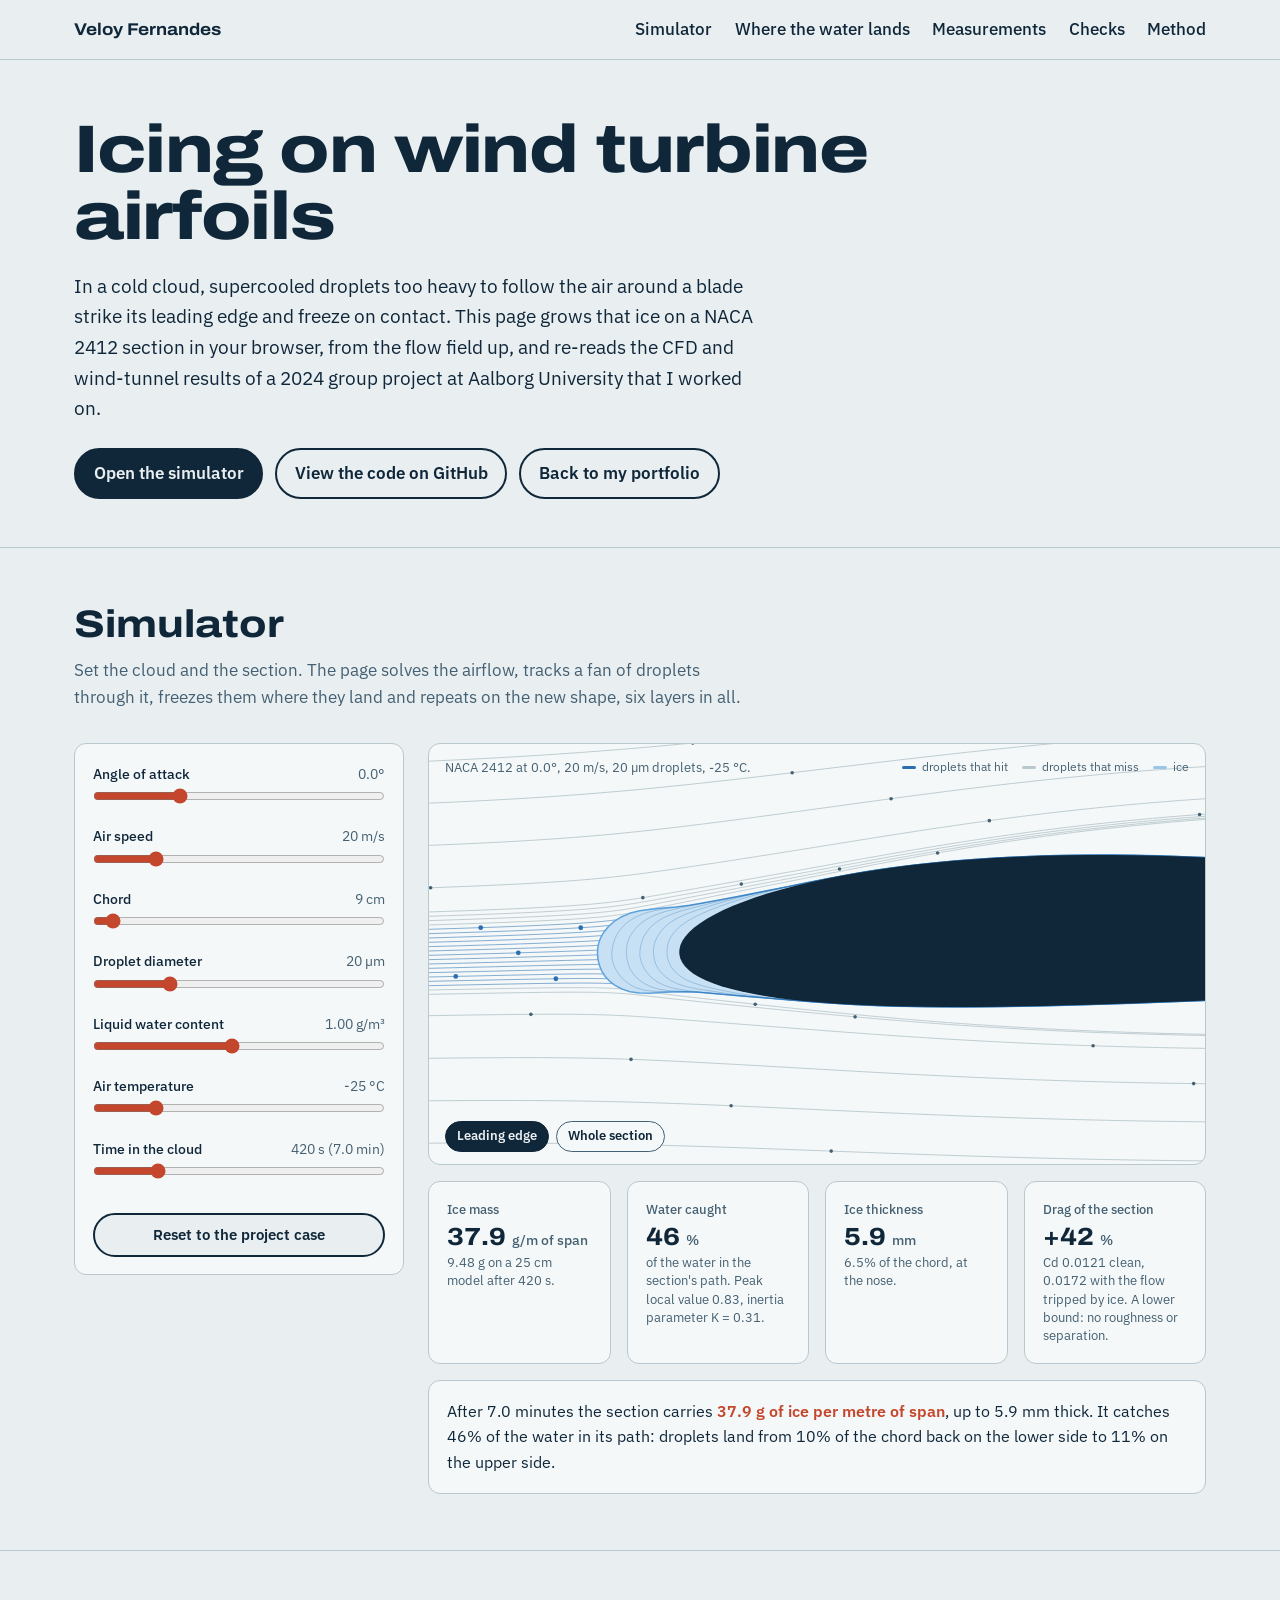
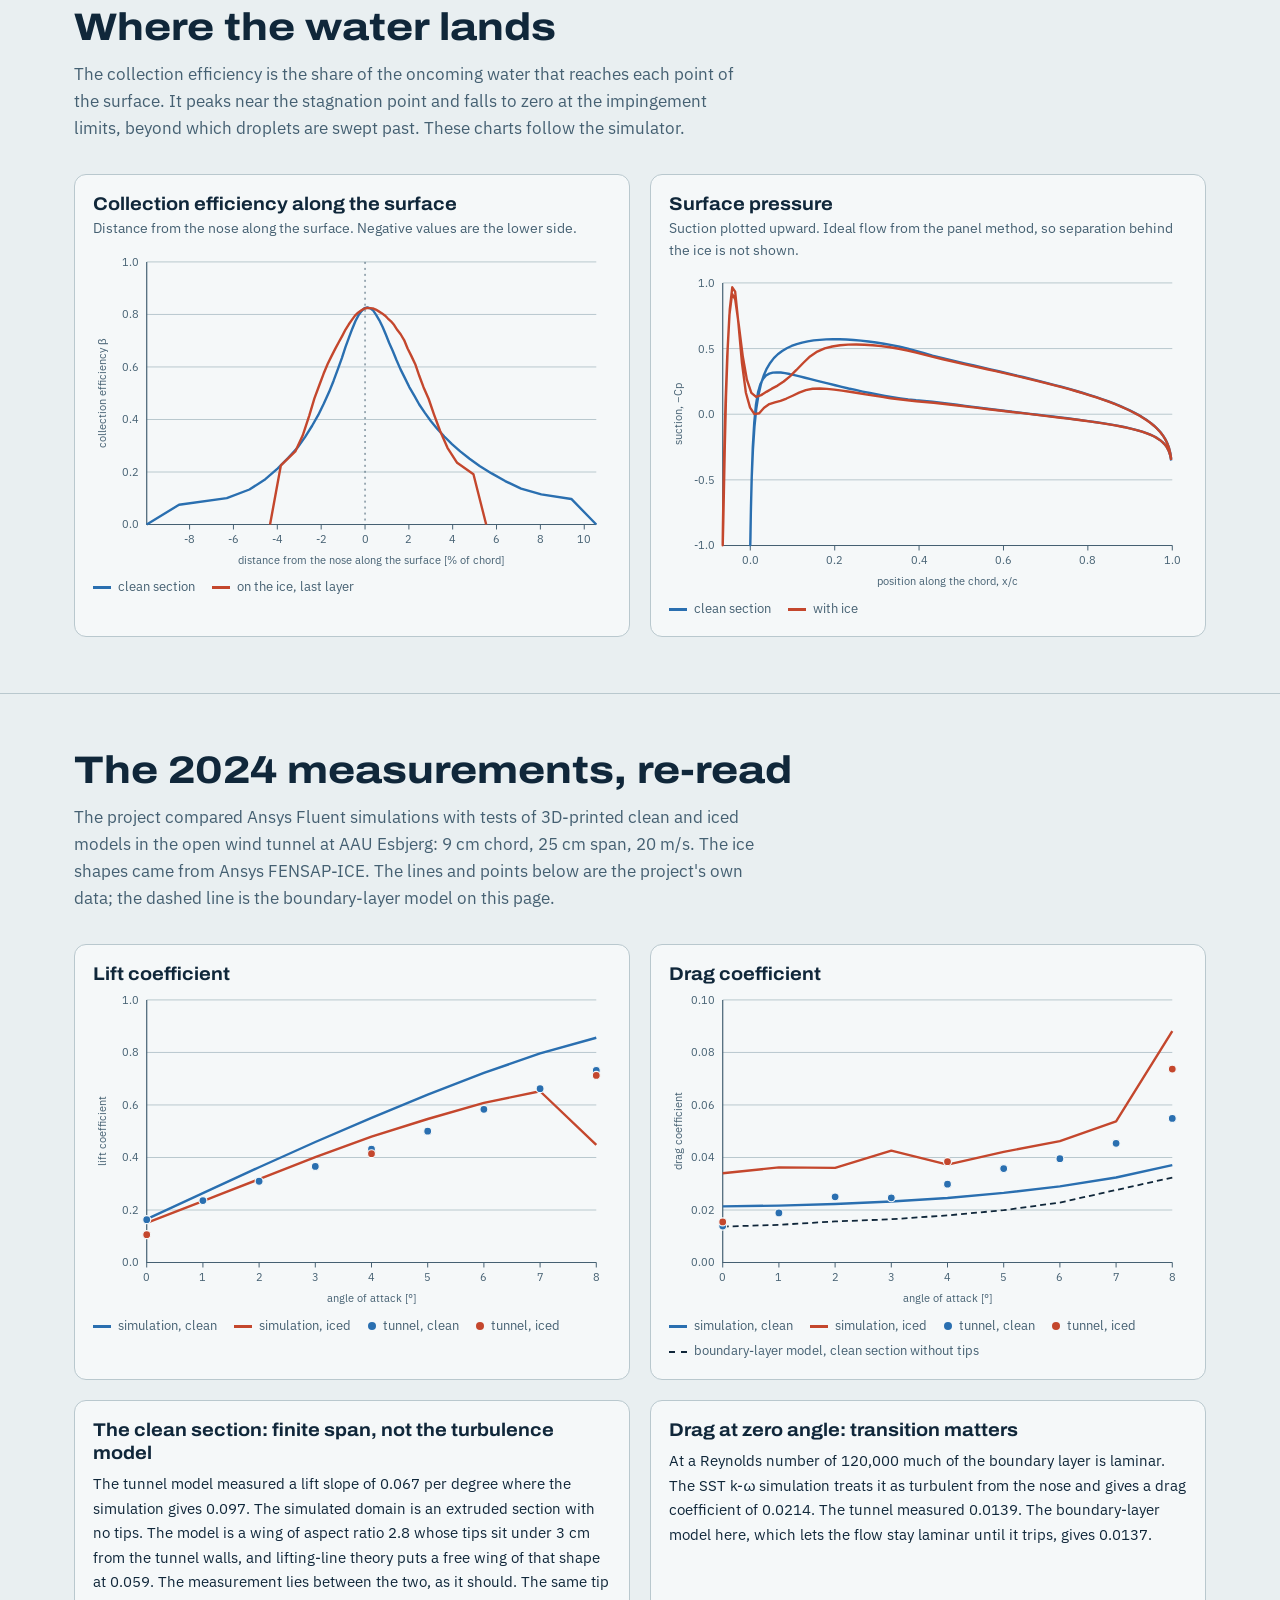
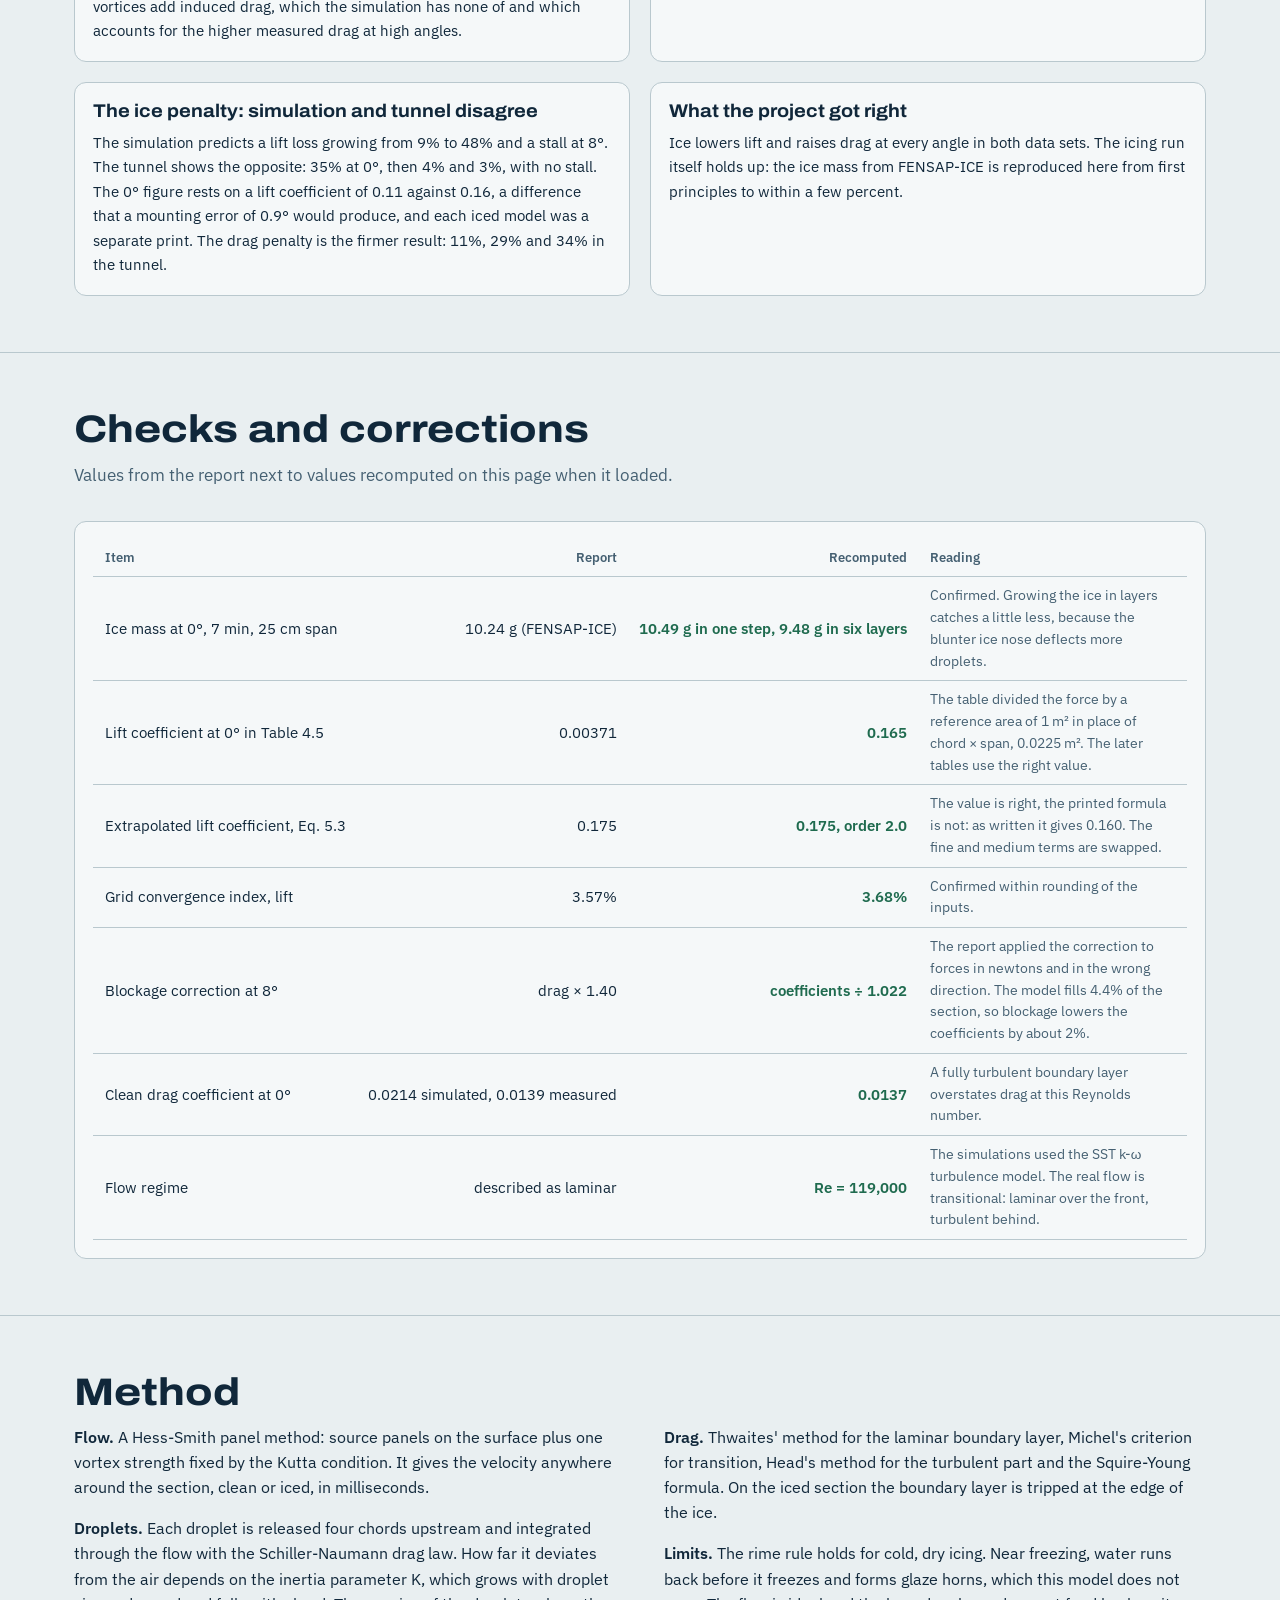
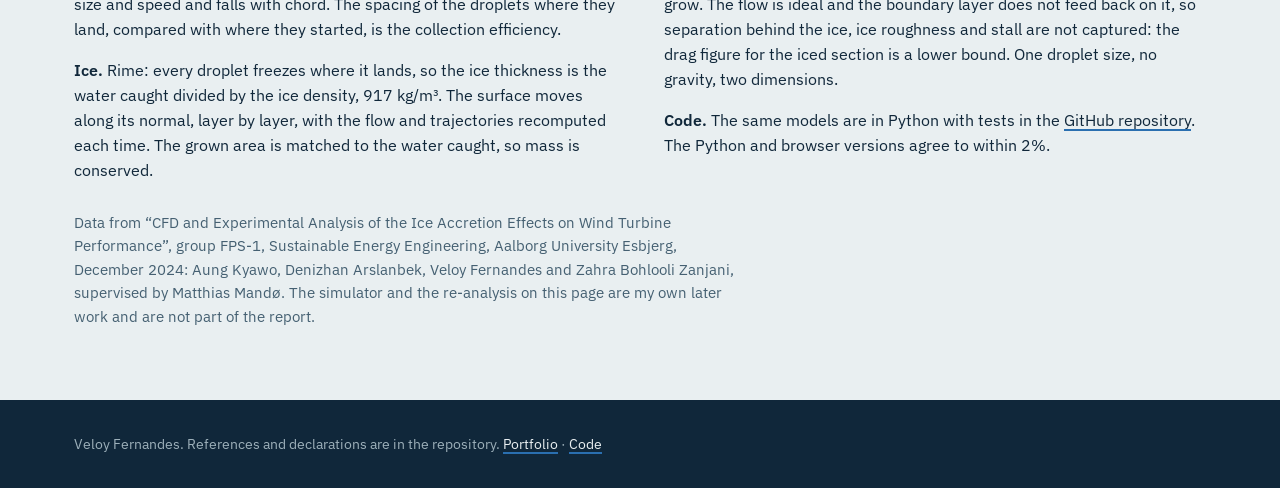
<file: icing/index.html>
<!DOCTYPE html>
<html lang="en">
<head>
<meta charset="utf-8">
<meta name="viewport" content="width=device-width, initial-scale=1">
<title>Icing on wind turbine airfoils | Interactive simulator | Veloy Fernandes</title>
<meta name="description" content="Interactive rime icing simulator for a NACA 2412 airfoil: panel-method flow, droplet trajectories, ice growth and boundary-layer drag computed in the browser, with a re-analysis of a 2024 CFD and wind-tunnel study at Aalborg University.">
<meta property="og:title" content="Icing on wind turbine airfoils: interactive simulator">
<meta property="og:description" content="Set the cloud and the airfoil, and watch supercooled droplets build rime ice on the leading edge.">
<meta property="og:type" content="website">
<link rel="icon" href="data:image/svg+xml,%3Csvg xmlns='http://www.w3.org/2000/svg' viewBox='0 0 32 32'%3E%3Crect width='32' height='32' rx='7' fill='%2310273A'/%3E%3Cpath d='M7 16c2-5 8-6 13-5 3 1 5 3 6 5-1 2-3 3-6 3-5 1-11 1-13-3z' fill='%23E9EFF1'/%3E%3Cpath d='M7 16c1-3 3-4 5-5-3 0-7 2-8 5 1 2 3 3 5 3-1-1-2-2-2-3z' fill='%235FA3DD'/%3E%3C/svg%3E">
<link rel="stylesheet" href="assets/styles.css">
</head>
<body>

<header class="top">
  <div class="wrap">
    <a class="name" href="../">Veloy Fernandes</a>
    <nav aria-label="Sections">
      <a href="#simulator">Simulator</a>
      <a href="#catch">Where the water lands</a>
      <a href="#data">Measurements</a>
      <a href="#check">Checks</a>
      <a href="#method">Method</a>
    </nav>
  </div>
</header>

<main>
  <div class="hero">
    <div class="wrap">
      <h1>Icing on wind turbine airfoils</h1>
      <p class="lede">In a cold cloud, supercooled droplets too heavy to follow the air around a blade strike its leading edge and freeze on contact. This page grows that ice on a NACA 2412 section in your browser, from the flow field up, and re-reads the CFD and wind-tunnel results of a 2024 group project at Aalborg University that I worked on.</p>
      <div class="actions">
        <a class="btn solid" href="#simulator">Open the simulator</a>
        <a class="btn" href="https://github.com/VeloyFernandes/airfoil-icing">View the code on GitHub</a>
        <a class="btn" href="../#work">Back to my portfolio</a>
      </div>
    </div>
  </div>

  <section id="simulator">
    <div class="wrap">
      <h2>Simulator</h2>
      <p class="intro">Set the cloud and the section. The page solves the airflow, tracks a fan of droplets through it, freezes them where they land and repeats on the new shape, six layers in all.</p>
      <div class="sim">
        <form class="panel controls" id="controls" aria-label="Icing conditions" onsubmit="return false">
          <div id="sliders"></div>
          <p class="hint" id="note" role="status"></p>
          <button class="btn" type="button" id="reset" style="margin-top:0.9rem">Reset to the project case</button>
        </form>
        <div class="stage">
          <div class="panel view">
            <canvas id="view" role="img" aria-label="Airfoil section with droplet trajectories and the ice grown on its leading edge"></canvas>
            <div class="cap" id="viewcap"></div>
            <div class="key"><span style="--c:var(--cold)">droplets that hit</span><span style="--c:var(--line)">droplets that miss</span><span style="--c:#9CC6E8">ice</span></div>
            <div class="tools"><button type="button" id="zNose" aria-pressed="true">Leading edge</button><button type="button" id="zAll" aria-pressed="false">Whole section</button></div>
            <div class="busy" id="busy" role="status"></div>
          </div>
          <div class="tiles" aria-live="polite">
            <div class="panel tile"><div class="k">Ice mass</div><div class="v" id="tMass"></div><div class="s" id="tMassS"></div></div>
            <div class="panel tile"><div class="k">Water caught</div><div class="v" id="tE"></div><div class="s" id="tES"></div></div>
            <div class="panel tile"><div class="k">Ice thickness</div><div class="v" id="tTh"></div><div class="s" id="tThS"></div></div>
            <div class="panel tile"><div class="k">Drag of the section</div><div class="v" id="tCd"></div><div class="s" id="tCdS"></div></div>
          </div>
          <div class="panel"><p class="verdict" id="verdict" role="status"></p></div>
        </div>
      </div>
    </div>
  </section>

  <section id="catch">
    <div class="wrap">
      <h2>Where the water lands</h2>
      <p class="intro">The collection efficiency is the share of the oncoming water that reaches each point of the surface. It peaks near the stagnation point and falls to zero at the impingement limits, beyond which droplets are swept past. These charts follow the simulator.</p>
      <div class="charts">
        <figure class="panel">
          <h3>Collection efficiency along the surface</h3>
          <p class="sub">Distance from the nose along the surface. Negative values are the lower side.</p>
          <div id="chartBeta"></div>
          <div class="legend" id="legBeta"></div>
        </figure>
        <figure class="panel">
          <h3>Surface pressure</h3>
          <p class="sub">Suction plotted upward. Ideal flow from the panel method, so separation behind the ice is not shown.</p>
          <div id="chartCp"></div>
          <div class="legend" id="legCp"></div>
        </figure>
      </div>
    </div>
  </section>

  <section id="data">
    <div class="wrap">
      <h2>The 2024 measurements, re-read</h2>
      <p class="intro">The project compared Ansys Fluent simulations with tests of 3D-printed clean and iced models in the open wind tunnel at AAU Esbjerg: 9 cm chord, 25 cm span, 20 m/s. The ice shapes came from Ansys FENSAP-ICE. The lines and points below are the project's own data; the dashed line is the boundary-layer model on this page.</p>
      <div class="charts">
        <figure class="panel">
          <h3>Lift coefficient</h3>
          <div id="chartCl"></div>
          <div class="legend" id="legCl"></div>
        </figure>
        <figure class="panel">
          <h3>Drag coefficient</h3>
          <div id="chartCdA"></div>
          <div class="legend" id="legCd"></div>
        </figure>
      </div>
      <div class="fixes" style="margin-top:1.25rem">
        <div class="panel"><h3>The clean section: finite span, not the turbulence model</h3><p>The tunnel model measured a lift slope of 0.067 per degree where the simulation gives 0.097. The simulated domain is an extruded section with no tips. The model is a wing of aspect ratio 2.8 whose tips sit under 3 cm from the tunnel walls, and lifting-line theory puts a free wing of that shape at 0.059. The measurement lies between the two, as it should. The same tip vortices add induced drag, which the simulation has none of and which accounts for the higher measured drag at high angles.</p></div>
        <div class="panel"><h3>Drag at zero angle: transition matters</h3><p>At a Reynolds number of 120,000 much of the boundary layer is laminar. The SST k-ω simulation treats it as turbulent from the nose and gives a drag coefficient of 0.0214. The tunnel measured 0.0139. The boundary-layer model here, which lets the flow stay laminar until it trips, gives <span id="cd0"></span>.</p></div>
        <div class="panel"><h3>The ice penalty: simulation and tunnel disagree</h3><p>The simulation predicts a lift loss growing from 9% to 48% and a stall at 8°. The tunnel shows the opposite: 35% at 0°, then 4% and 3%, with no stall. The 0° figure rests on a lift coefficient of 0.11 against 0.16, a difference that a mounting error of 0.9° would produce, and each iced model was a separate print. The drag penalty is the firmer result: 11%, 29% and 34% in the tunnel.</p></div>
        <div class="panel"><h3>What the project got right</h3><p>Ice lowers lift and raises drag at every angle in both data sets. The icing run itself holds up: the ice mass from FENSAP-ICE is reproduced here from first principles to within a few percent.</p></div>
      </div>
    </div>
  </section>

  <section id="check">
    <div class="wrap">
      <h2>Checks and corrections</h2>
      <p class="intro">Values from the report next to values recomputed on this page when it loaded.</p>
      <div class="panel tablewrap">
        <table id="checkTable">
          <thead><tr><th>Item</th><th>Report</th><th>Recomputed</th><th class="note">Reading</th></tr></thead>
          <tbody><tr><td colspan="4">Computing…</td></tr></tbody>
        </table>
      </div>
    </div>
  </section>

  <section id="method">
    <div class="wrap">
      <h2>Method</h2>
      <div class="method">
        <p><strong>Flow.</strong> A Hess-Smith panel method: source panels on the surface plus one vortex strength fixed by the Kutta condition. It gives the velocity anywhere around the section, clean or iced, in milliseconds.</p>
        <p><strong>Droplets.</strong> Each droplet is released four chords upstream and integrated through the flow with the Schiller-Naumann drag law. How far it deviates from the air depends on the inertia parameter K, which grows with droplet size and speed and falls with chord. The spacing of the droplets where they land, compared with where they started, is the collection efficiency.</p>
        <p><strong>Ice.</strong> Rime: every droplet freezes where it lands, so the ice thickness is the water caught divided by the ice density, 917 kg/m³. The surface moves along its normal, layer by layer, with the flow and trajectories recomputed each time. The grown area is matched to the water caught, so mass is conserved.</p>
        <p><strong>Drag.</strong> Thwaites' method for the laminar boundary layer, Michel's criterion for transition, Head's method for the turbulent part and the Squire-Young formula. On the iced section the boundary layer is tripped at the edge of the ice.</p>
        <p><strong>Limits.</strong> The rime rule holds for cold, dry icing. Near freezing, water runs back before it freezes and forms glaze horns, which this model does not grow. The flow is ideal and the boundary layer does not feed back on it, so separation behind the ice, ice roughness and stall are not captured: the drag figure for the iced section is a lower bound. One droplet size, no gravity, two dimensions.</p>
        <p><strong>Code.</strong> The same models are in Python with tests in the <a href="https://github.com/VeloyFernandes/airfoil-icing">GitHub repository</a>. The Python and browser versions agree to within 2%.</p>
      </div>
      <p class="credit" style="margin-top:1.5rem">Data from “CFD and Experimental Analysis of the Ice Accretion Effects on Wind Turbine Performance”, group FPS-1, Sustainable Energy Engineering, Aalborg University Esbjerg, December 2024: Aung Kyawo, Denizhan Arslanbek, Veloy Fernandes and Zahra Bohlooli Zanjani, supervised by Matthias Mandø. The simulator and the re-analysis on this page are my own later work and are not part of the report.</p>
    </div>
  </section>
</main>

<footer>
  <div class="wrap">Veloy Fernandes. References and declarations are in the repository. <a href="../">Portfolio</a> · <a href="https://github.com/VeloyFernandes/airfoil-icing">Code</a></div>
</footer>

<script src="assets/model.js"></script>
<script src="assets/app.js"></script>
</body>
</html>
</file>
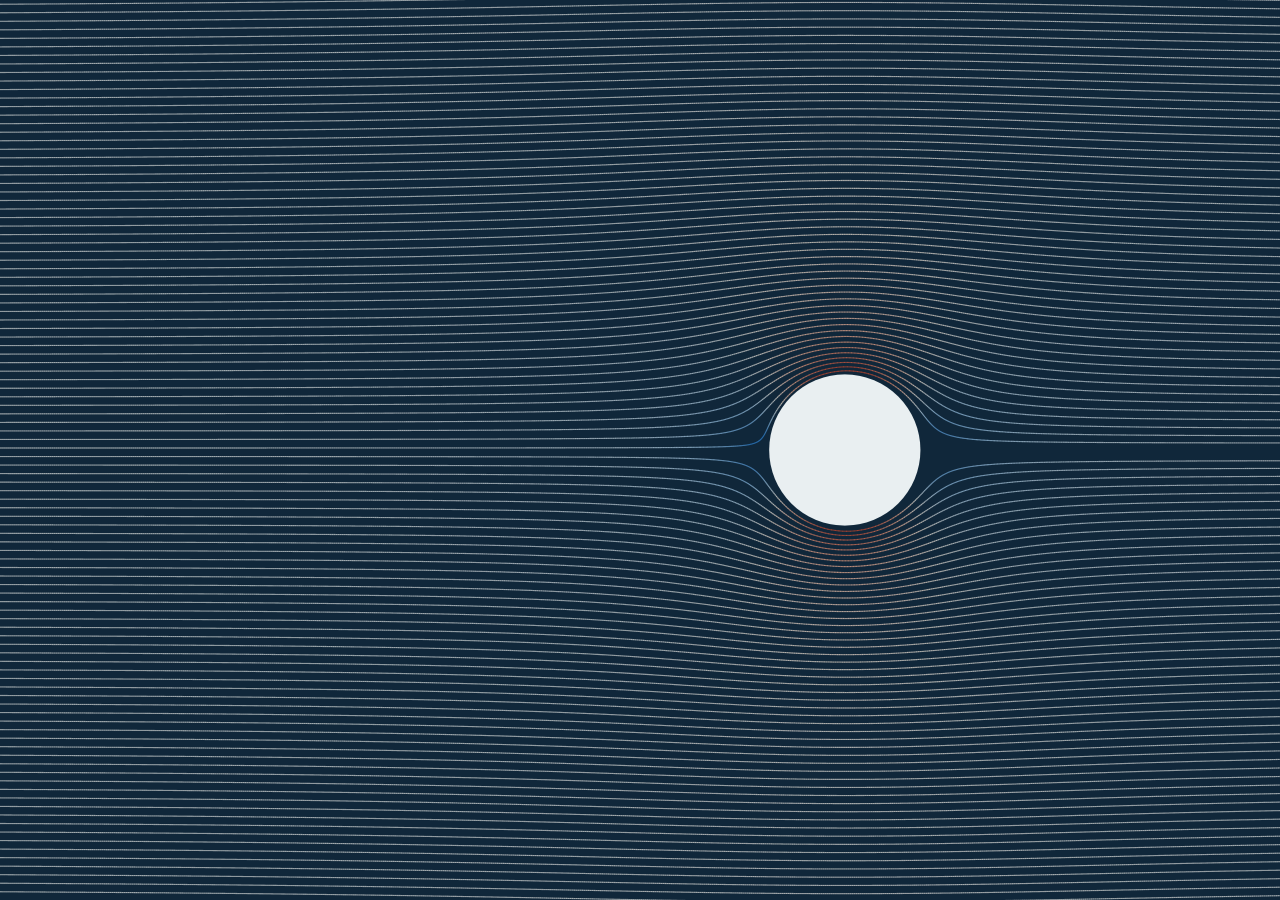
<file: banner.html>
<!DOCTYPE html>
<html lang="en">
<head>
<meta charset="utf-8">
<meta name="robots" content="noindex">
<title>Banner</title>
<style>
  @font-face { font-family: "Archivo"; src: url("fonts/archivo.woff2") format("woff2"); font-weight: 100 900; font-stretch: 62% 125%; font-display: swap; }
  @font-face { font-family: "IBM Plex Sans"; src: url("fonts/plex-400.woff2") format("woff2"); font-weight: 400; font-display: swap; }
  @font-face { font-family: "IBM Plex Sans"; src: url("fonts/plex-500.woff2") format("woff2"); font-weight: 500; font-display: swap; }
  @font-face { font-family: "IBM Plex Sans"; src: url("fonts/plex-600.woff2") format("woff2"); font-weight: 600; font-display: swap; }
  html, body { margin: 0; height: 100%; overflow: hidden; background: #10273A; }
  canvas { position: fixed; inset: 0; width: 100vw; height: 100vh; display: block; }
  .text {
    position: fixed; left: 30vw; top: 50%; transform: translateY(-50%);
    color: #E9EFF1; background: #10273A; padding: 1.2vw 1.6vw 1.2vw 1.4vw; border-radius: 0.6vw;
  }
  .text h1 { font: 800 2.9vw/1.05 "Archivo", Arial, sans-serif; font-stretch: 110%; letter-spacing: -0.02em; margin: 0 0 0.9vw; }
  .text p { font: 500 1.45vw/1.3 "IBM Plex Sans", Arial, sans-serif; margin: 0; color: #C9D6DC; }
</style>
</head>
<body>
<canvas id="c"></canvas>
<script>
(function () {
  var c = document.getElementById('c'), ctx = c.getContext('2d');
  var stops = [[42,111,176],[143,179,207],[217,210,200],[222,154,126],[196,71,45]];
  function colour(s) {
    var t = Math.max(0, Math.min(1, (s - 0.35) / 1.5)) * (stops.length - 1);
    var i = Math.min(stops.length - 2, Math.floor(t)), f = t - i, a = stops[i], b = stops[i + 1];
    return 'rgb(' + Math.round(a[0] + (b[0] - a[0]) * f) + ',' + Math.round(a[1] + (b[1] - a[1]) * f) + ',' + Math.round(a[2] + (b[2] - a[2]) * f) + ')';
  }
  function draw() {
    var dpr = Math.max(2, window.devicePixelRatio || 1), W = innerWidth, H = innerHeight;
    c.width = W * dpr; c.height = H * dpr; ctx.setTransform(dpr, 0, 0, dpr, 0, 0);
    ctx.fillStyle = '#10273A'; ctx.fillRect(0, 0, W, H);
    var cx = W * 0.66, cy = H * 0.5, a = W * 0.06, a2 = a * a;
    ctx.lineWidth = Math.max(1, W / 1100); ctx.lineCap = "round"; ctx.globalAlpha = 0.6;
    var gap = W / 150, step = 2;
    for (var y0 = gap / 2; y0 < H; y0 += gap) {
      var x = -5, y = y0;
      while (x < W + 5) {
        var dx = x - cx, dy = y - cy, r2 = dx * dx + dy * dy;
        if (r2 < a2) break;
        var r4 = r2 * r2, u = 1 - a2 * (dx * dx - dy * dy) / r4, v = -2 * a2 * dx * dy / r4;
        var nx = x + u * step, ny = y + v * step;
        ctx.strokeStyle = colour(Math.hypot(u, v));
        ctx.beginPath(); ctx.moveTo(x, y); ctx.lineTo(nx, ny); ctx.stroke();
        x = nx; y = ny;
      }
    }
    ctx.globalAlpha = 1; ctx.beginPath(); ctx.arc(cx, cy, a - ctx.lineWidth, 0, Math.PI * 2); ctx.fillStyle = '#E9EFF1'; ctx.fill();
  }
  draw(); addEventListener('resize', draw);
})();
</script>
</body>
</html>
</file>
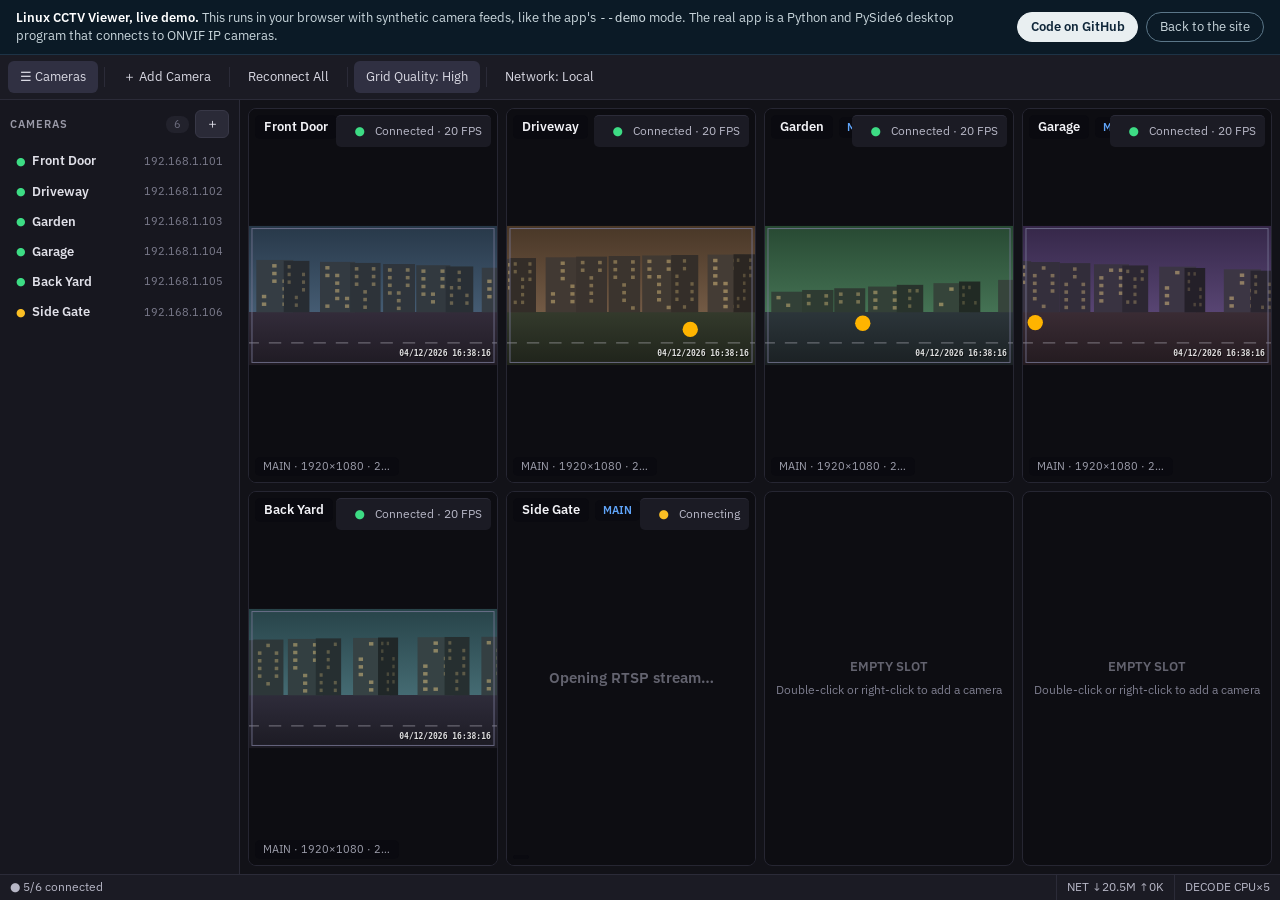
<file: cctv-demo.html>
<!DOCTYPE html>
<html lang="en">
<head>
<meta charset="utf-8">
<meta name="viewport" content="width=device-width, initial-scale=1">
<title>Linux CCTV Viewer | Live demo</title>
<meta name="description" content="A browser demo of Veloy Fernandes' Linux CCTV viewer: a live camera grid with fullscreen, pan-tilt-zoom, recording and snapshots, using synthetic camera feeds.">
<meta property="og:title" content="Linux CCTV Viewer | Live demo">
<meta property="og:description" content="Try the camera wall in your browser with synthetic feeds.">
<style>
  @font-face { font-family: "IBM Plex Sans"; src: url("fonts/plex-400.woff2") format("woff2"); font-weight: 400; font-display: swap; }
  @font-face { font-family: "IBM Plex Sans"; src: url("fonts/plex-500.woff2") format("woff2"); font-weight: 500; font-display: swap; }
  @font-face { font-family: "IBM Plex Sans"; src: url("fonts/plex-600.woff2") format("woff2"); font-weight: 600; font-display: swap; }
  :root {
    color-scheme: dark;
    --bg: #121218; --bar: #1b1b24; --side: #17171f; --line: #2b2b38; --line2: #383847;
    --btn: #2a2a37; --btn-hi: #32323f; --text: #e6e6ef; --soft: #9a9aa8; --dim: #6f6f80;
    --blue: #3b82f6; --tile: #0d0d12; --tile-line: #262632;
    --ok: #3ddc84; --wait: #fbbf24; --retry: #fb923c; --err: #f87171; --off: #8b8b9a;
  }
  * { box-sizing: border-box; }
  [hidden] { display: none !important; }
  html, body { height: 100%; }
  body {
    margin: 0; background: var(--bg); color: var(--text);
    font: 13px/1.4 "IBM Plex Sans", "Ubuntu", "Noto Sans", "DejaVu Sans", sans-serif;
    display: flex; flex-direction: column; overflow: hidden;
  }
  a { color: inherit; }
  button { font: inherit; color: inherit; cursor: pointer; }
  button:focus-visible, a:focus-visible { outline: 2px solid var(--blue); outline-offset: 2px; }

  /* Intro strip */
  .intro {
    display: flex; align-items: center; gap: 0.75rem 1.25rem; flex-wrap: wrap;
    padding: 0.55rem 16px; background: #0b1a26; border-bottom: 1px solid #1d3346; color: #c9d6dc;
  }
  .intro strong { color: #fff; font-weight: 600; }
  .intro p { margin: 0; flex: 1 1 22rem; }
  .intro .links { display: flex; gap: 0.5rem; flex-wrap: wrap; }
  .intro .links a {
    text-decoration: none; padding: 0.3rem 0.8rem; border: 1px solid #5b7688; border-radius: 999px; white-space: nowrap;
  }
  .intro .links a:hover { border-color: var(--blue); }
  .intro .links a.main { background: #e9eff1; color: #10273a; border-color: #e9eff1; font-weight: 600; }

  /* Toolbar */
  .toolbar {
    display: flex; align-items: center; gap: 4px; padding: 6px 8px; background: var(--bar);
    border-bottom: 1px solid var(--line); overflow-x: auto; scrollbar-width: none; flex: none;
  }
  .toolbar::-webkit-scrollbar { display: none; }
  .toolbar button {
    background: transparent; border: 0; border-radius: 6px; padding: 7px 12px; color: #d9d9e3; white-space: nowrap;
  }
  .toolbar button:hover { background: #272734; }
  .toolbar button[aria-pressed="true"] { background: #303042; }
  .toolbar .sep { width: 1px; height: 20px; background: var(--line); flex: none; margin: 0 2px; }
  .toolbar .grow { flex: 1; min-width: 8px; }

  /* Body */
  .body { flex: 1; display: flex; min-height: 0; position: relative; }
  .sidebar {
    width: 240px; flex: none; background: var(--side); border-right: 1px solid var(--line);
    padding: 10px; display: flex; flex-direction: column; gap: 8px; overflow: hidden;
    transition: width 0.18s ease-out, padding 0.18s ease-out, border-color 0.18s;
  }
  .sidebar.closed { width: 0; padding-left: 0; padding-right: 0; border-right-color: transparent; }
  .side-head { display: flex; align-items: center; gap: 6px; white-space: nowrap; }
  .side-head h2 { margin: 0; flex: 1; color: var(--soft); font-size: 11px; font-weight: 600; letter-spacing: 1px; }
  .count { color: var(--dim); background: #22222c; border-radius: 8px; padding: 1px 8px; font-size: 11px; }
  .side-add { width: 34px; background: var(--btn); border: 1px solid var(--line2); border-radius: 6px; padding: 4px; }
  .side-add:hover { background: var(--blue); border-color: var(--blue); color: #fff; }
  .cam-list { list-style: none; margin: 0; padding: 0; overflow-y: auto; }
  .cam-list li {
    display: flex; align-items: center; gap: 6px; padding: 6px; border-radius: 6px; cursor: pointer; white-space: nowrap;
  }
  .cam-list li:hover { background: #22222e; }
  .cam-list .dot { font-size: 11px; }
  .cam-list .nm { flex: 1; font-weight: 600; color: #e0e0e8; overflow: hidden; text-overflow: ellipsis; }
  .cam-list .host { color: #7d7d8e; font-size: 11px; }
  .cam-list .rec { color: #fda4af; background: #7f1d1d; border-radius: 4px; padding: 0 5px; font-size: 10px; font-weight: 600; }

  .grid { flex: 1; display: grid; gap: 8px; padding: 8px; min-width: 0; min-height: 0; }
  .tile {
    position: relative; background: var(--tile); border: 1px solid var(--tile-line); border-radius: 8px;
    overflow: hidden; min-width: 0; min-height: 0; user-select: none; -webkit-user-select: none;
  }
  .tile.flash, .tile.drop { border-color: var(--blue); }
  .tile canvas { position: absolute; inset: 0; width: 100%; height: 100%; display: block; }
  .tile .empty {
    position: absolute; inset: 0; display: flex; flex-direction: column; align-items: center; justify-content: center;
    gap: 6px; color: #63636f; font-weight: 600; text-align: center; padding: 8px;
  }
  .tile .empty span { color: #7d7d8e; font-weight: 400; font-size: 12px; }
  .ov { position: absolute; display: flex; gap: 6px; align-items: center; pointer-events: none; max-width: calc(100% - 12px); }
  .ov.tl { top: 6px; left: 6px; }
  .ov.tr { top: 6px; right: 6px; }
  .ov.bl { bottom: 6px; left: 6px; }
  .chip { background: rgba(10,10,16,0.78); border-radius: 5px; padding: 3px 9px; white-space: nowrap; overflow: hidden; text-overflow: ellipsis; }
  .chip.name { color: #f2f2f6; font-weight: 600; }
  .chip.q { font-weight: 600; font-size: 11px; padding: 3px 8px; }
  .chip.recb { color: #fff; background: #e11d48; font-weight: 600; font-size: 11px; padding: 3px 8px; }
  .chip.recb.dim { color: #fda4af; background: #7f1d1d; }
  .chip.info { color: #9fa0ad; font-size: 11px; padding: 2px 8px; }
  .grid.dense .chip.info, .grid.narrow .chip.q { display: none; }
  .grid .ov.bl { max-width: 58%; }
  .grid.dense .chip { font-size: 11px; padding: 2px 6px; }

  /* Fullscreen view */
  .full { position: absolute; inset: 0; background: #000; z-index: 5; display: none; }
  .full.on { display: block; }
  .full .tile { position: absolute; inset: 0; border: 0; border-radius: 0; }
  .full .chip.name { font-size: 16px; padding: 6px 14px; }
  .full .chip.status { font-size: 13px; padding: 6px 14px; }
  .hint {
    position: absolute; left: 50%; bottom: 14px; transform: translateX(-50%); background: rgba(10,10,16,0.6);
    color: rgba(235,235,242,0.9); padding: 6px 14px; border-radius: 6px; white-space: nowrap; pointer-events: none;
  }
  .back {
    position: absolute; top: 50px; left: 10px; background: rgba(10,10,16,0.78); border: 1px solid #343442;
    border-radius: 6px; padding: 5px 12px; z-index: 2;
  }
  .ptz {
    position: absolute; right: 14px; bottom: 14px; background: rgba(10,10,16,0.82); border: 1px solid #343442;
    border-radius: 10px; padding: 8px 10px 10px; display: grid; gap: 6px; justify-items: center; z-index: 2;
  }
  .ptz h3 { margin: 0; font-size: 13px; font-weight: 600; justify-self: start; }
  .pad { display: grid; grid-template-columns: repeat(3, 46px); grid-template-rows: repeat(3, 42px); gap: 4px; }
  .zoom { display: flex; gap: 4px; }
  .ptz button {
    width: 46px; height: 42px; background: var(--btn); border: 1px solid var(--line2); border-radius: 8px;
    font-size: 17px; font-weight: 600; touch-action: none;
  }
  .ptz button:hover { background: var(--blue); border-color: var(--blue); color: #fff; }
  .ptz button:active { background: #1d4ed8; }
  .ptz .st { color: var(--ok); font-size: 11px; }

  /* Status bar */
  .status {
    display: flex; align-items: center; background: var(--bar); border-top: 1px solid var(--line);
    color: #b7b7c6; font-size: 12px; flex: none; overflow: hidden; white-space: nowrap;
  }
  .status span { padding: 4px 10px; }
  .status span + span { border-left: 1px solid var(--line); }
  .status .grow { flex: 1; }

  /* Context menu */
  .menu {
    position: fixed; z-index: 20; background: #1e1e28; border: 1px solid #343442; border-radius: 6px; padding: 4px;
    min-width: 190px; box-shadow: 0 10px 30px rgba(0,0,0,0.45); display: none;
  }
  .menu.on { display: block; }
  .menu button { display: block; width: 100%; text-align: left; background: transparent; border: 0; border-radius: 4px; padding: 6px 24px 6px 12px; color: #e0e0e8; }
  .menu button:hover, .menu button:focus-visible { background: var(--blue); color: #fff; outline: none; }
  .menu hr { border: 0; border-top: 1px solid #343442; margin: 4px 0; }

  /* Toasts */
  .toasts { position: fixed; right: 16px; bottom: 40px; display: flex; flex-direction: column; align-items: flex-end; gap: 10px; z-index: 30; pointer-events: none; max-width: calc(100vw - 32px); }
  .toast {
    border: 1px solid rgba(255,255,255,0.12); border-radius: 8px; padding: 8px 14px; font-size: 12px;
    opacity: 0; transform: translateY(6px); transition: opacity 0.22s, transform 0.22s;
  }
  .toast.on { opacity: 1; transform: none; }
  .toast.info { background: #2b6cb0; color: #dbeafe; }
  .toast.success { background: #276749; color: #c6f6d5; }
  .toast.warning { background: #b7791f; color: #fefcbf; }
  .toast.error { background: #9b2c2c; color: #fed7d7; }

  @media (max-width: 760px) {
    .sidebar { position: absolute; z-index: 4; top: 0; bottom: 0; left: 0; box-shadow: 6px 0 20px rgba(0,0,0,0.4); }
    .status .opt { display: none; }
    .grid { gap: 6px; padding: 6px; overflow-y: auto; align-content: start; }
    .grid.narrow .tile { aspect-ratio: 16 / 9; }
    .ptz { transform: scale(0.85); transform-origin: bottom right; right: 8px; bottom: 8px; }
    .hint { display: none; }
  }
  @media (prefers-reduced-motion: reduce) {
    .sidebar, .toast { transition: none; }
  }
</style>
</head>
<body>

<div class="intro">
  <p><strong>Linux CCTV Viewer, live demo.</strong> This runs in your browser with synthetic camera feeds, like the app's <code>--demo</code> mode. The real app is a Python and PySide6 desktop program that connects to ONVIF IP cameras.</p>
  <div class="links">
    <a class="main" href="https://github.com/VeloyFernandes/Linux_Local_CCTV_Viewer">Code on GitHub</a>
    <a href="./#side">Back to the site</a>
  </div>
</div>

<div class="toolbar" role="toolbar" aria-label="Monitor">
  <button type="button" id="tSide" aria-pressed="true">☰ Cameras</button>
  <span class="sep"></span>
  <button type="button" id="tAdd">＋ Add Camera</button>
  <span class="sep"></span>
  <button type="button" id="tRe">Reconnect All</button>
  <span class="sep"></span>
  <button type="button" id="tQual" aria-pressed="true">Grid Quality: High</button>
  <span class="sep"></span>
  <button type="button" id="tNet" aria-pressed="false">Network: Local</button>
  <span class="grow"></span>
</div>

<div class="body">
  <aside class="sidebar" id="side" aria-label="Cameras">
    <div class="side-head"><h2>CAMERAS</h2><span class="count" id="count">0</span><button type="button" class="side-add" id="sAdd" aria-label="Add camera">＋</button></div>
    <ul class="cam-list" id="list"></ul>
  </aside>
  <main class="grid" id="grid" aria-label="Camera wall"></main>
  <div class="full" id="full">
    <button type="button" class="back" id="back">← Back to grid</button>
    <div class="ptz" id="ptz">
      <h3 id="ptzT">PTZ</h3>
      <div class="pad">
        <span></span><button type="button" data-m="0,-1,0" aria-label="Tilt up">▲</button><span></span>
        <button type="button" data-m="-1,0,0" aria-label="Pan left">◀</button><button type="button" data-m="stop" aria-label="Stop">■</button><button type="button" data-m="1,0,0" aria-label="Pan right">▶</button>
        <span></span><button type="button" data-m="0,1,0" aria-label="Tilt down">▼</button><span></span>
      </div>
      <div class="zoom"><button type="button" data-m="0,0,1" aria-label="Zoom in">+</button><button type="button" data-m="0,0,-1" aria-label="Zoom out">−</button></div>
      <span class="st" id="ptzS">PTZ ready</span>
    </div>
    <span class="hint">Double-click or press Esc to return to the grid. Hold the arrows to move the camera.</span>
  </div>
</div>

<div class="status" role="status">
  <span class="grow" id="sCams">No cameras</span>
  <span class="opt" id="sNet">NET —</span>
  <span id="sDec">DECODE —</span>
</div>

<div class="menu" id="menu" role="menu"></div>
<div class="toasts" id="toasts" aria-live="polite"></div>

<script>
(function () {
  'use strict';
  function $(id) { return document.getElementById(id); }
  var reduce = window.matchMedia('(prefers-reduced-motion: reduce)').matches;
  var STATE = { connected: ['#3ddc84', 'Connected'], connecting: ['#fbbf24', 'Connecting'], reconnecting: ['#fb923c', 'Reconnecting'] };
  var NAMES = ['Front Door', 'Driveway', 'Garden', 'Garage', 'Back Yard', 'Side Gate', 'Workshop', 'Porch',
               'Street', 'Parking', 'Shed', 'Hallway', 'Office', 'Lobby', 'Loading Bay', 'Roof'];
  var HUES = [210, 28, 140, 265, 190, 350, 95, 45, 230, 170, 10, 300, 120, 200, 60, 320];
  var MAX = 16, nextId = 1;
  var cams = [], tiles = [];
  var settings = { quality: 'high', network: 'local', sidebar: window.innerWidth > 760 };
  var full = null; // { cam, tile }

  function makeCam(i) {
    var id = nextId++;
    return { id: id, name: NAMES[(id - 1) % NAMES.length], hue: HUES[(id - 1) % HUES.length], seed: id * 7.3,
             host: '192.168.1.' + (100 + id), state: 'connecting', since: performance.now(), rec: false,
             pan: 0, tilt: 0, zoom: 1, move: null, frames: 0 };
  }

  /* Same layout rule as MainWindow._grid_shape */
  function shape(n) {
    if (n <= 1) return [1, 1];
    if (n <= 4) return [2, 2];
    if (n <= 8) return [2, 4];
    if (n === 9) return [3, 3];
    var cols = n <= 16 ? 4 : n <= 20 ? 5 : 6;
    return [Math.ceil(n / cols), cols];
  }

  /* ---------------- tiles ---------------- */
  function buildTile(slot) {
    var el = document.createElement('div');
    el.className = 'tile';
    el.tabIndex = 0;
    el.innerHTML = '<canvas></canvas><div class="empty"><div>EMPTY SLOT</div><span>Double-click or right-click to add a camera</span></div>' +
      '<div class="ov tl"><span class="chip recb" hidden>● REC</span><span class="chip name"></span><span class="chip q"></span></div>' +
      '<div class="ov tr"><span class="chip status"></span></div><div class="ov bl"><span class="chip info"></span></div>';
    var t = { el: el, slot: slot, cam: null, canvas: el.querySelector('canvas'),
              empty: el.querySelector('.empty'), rec: el.querySelector('.recb'), name: el.querySelector('.name'),
              q: el.querySelector('.q'), status: el.querySelector('.status'), info: el.querySelector('.info') };
    t.ctx = t.canvas.getContext('2d');
    el.addEventListener('dblclick', function () { t.cam ? openFull(t.cam) : addCamera(t.slot); });
    el.addEventListener('contextmenu', function (e) { e.preventDefault(); showMenu(t, e.clientX, e.clientY); });
    el.addEventListener('keydown', function (e) {
      if (e.key === 'Enter') { t.cam ? openFull(t.cam) : addCamera(t.slot); }
      if (e.key === 'ContextMenu' || (e.shiftKey && e.key === 'F10')) {
        e.preventDefault(); var r = el.getBoundingClientRect(); showMenu(t, r.left + 20, r.top + 20);
      }
    });
    // long-press opens the menu on touch screens
    var lp = null;
    el.addEventListener('touchstart', function (e) {
      var p = e.touches[0];
      lp = setTimeout(function () { showMenu(t, p.clientX, p.clientY); lp = null; }, 550);
    }, { passive: true });
    ['touchend', 'touchmove', 'touchcancel'].forEach(function (k) { el.addEventListener(k, function () { clearTimeout(lp); }, { passive: true }); });
    // drag & drop to rearrange
    el.addEventListener('dragstart', function (e) { if (!t.cam) { e.preventDefault(); return; } e.dataTransfer.setData('text/plain', String(t.cam.id)); e.dataTransfer.effectAllowed = 'move'; });
    el.addEventListener('dragover', function (e) { e.preventDefault(); el.classList.add('drop'); });
    el.addEventListener('dragleave', function () { el.classList.remove('drop'); });
    el.addEventListener('drop', function (e) {
      e.preventDefault(); el.classList.remove('drop');
      var id = +e.dataTransfer.getData('text/plain');
      if (id) reorder(id, t.slot);
    });
    return t;
  }

  function bind(t, cam) {
    t.cam = cam;
    t.el.draggable = !!cam;
    t.empty.hidden = !!cam;
    t.el.querySelectorAll('.ov').forEach(function (o) { o.hidden = !cam; });
    if (cam) {
      t.el.setAttribute('aria-label', cam.name + ' camera');
      t.name.textContent = cam.name;
      paintChips(t);
    } else {
      t.el.setAttribute('aria-label', 'Empty slot');
      t.ctx.clearRect(0, 0, t.canvas.width, t.canvas.height);
    }
  }

  function paintChips(t) {
    var cam = t.cam; if (!cam) return;
    var main = full && full.tile === t ? true : settings.quality === 'high';
    t.q.textContent = main ? 'MAIN' : 'SUB';
    t.q.style.color = main ? '#60a5fa' : '#fbbf24';
    t.rec.hidden = !cam.rec;
  }

  function rebuild() {
    var n = cams.length, grid = $('grid');
    var narrow = window.innerWidth <= 760;
    // phones: a scrolling column of 16:9 tiles instead of the desktop wall
    var s = narrow ? [Math.max(1, Math.ceil((n + 1) / (n > 2 ? 2 : 1))), n > 2 ? 2 : 1] : shape(n);
    if (narrow) s[0] = Math.ceil(Math.min(n + 1, MAX) / s[1]);
    grid.classList.toggle('narrow', narrow);
    grid.style.gridTemplateRows = narrow ? '' : 'repeat(' + s[0] + ', minmax(0, 1fr))';
    grid.style.gridTemplateColumns = 'repeat(' + s[1] + ', minmax(0, 1fr))';
    grid.classList.toggle('dense', narrow ? s[1] > 1 : (s[1] >= 4 && window.innerWidth < 1100));
    grid.textContent = '';
    tiles = [];
    for (var i = 0; i < s[0] * s[1]; i++) {
      var t = buildTile(i);
      grid.appendChild(t.el);
      tiles.push(t);
      bind(t, cams[i] || null);
    }
    rebuildList();
    updateStatus();
  }

  function rebuildList() {
    var ul = $('list');
    ul.textContent = '';
    $('count').textContent = cams.length;
    cams.forEach(function (cam) {
      var li = document.createElement('li');
      li.tabIndex = 0;
      li.innerHTML = '<span class="dot">●</span><span class="nm"></span><span class="host"></span><span class="rec" hidden>REC</span>';
      li.querySelector('.nm').textContent = cam.name;
      li.querySelector('.host').textContent = settings.network === 'remote' ? 'remote' : cam.host;
      li.querySelector('.dot').style.color = STATE[cam.state][0];
      li.querySelector('.rec').hidden = !cam.rec;
      li.addEventListener('click', function () { flash(cam); });
      li.addEventListener('dblclick', function () { openFull(cam); });
      li.addEventListener('keydown', function (e) { if (e.key === 'Enter') openFull(cam); });
      cam.li = li;
      ul.appendChild(li);
    });
  }

  function flash(cam) {
    tiles.forEach(function (t) {
      if (t.cam === cam) { t.el.classList.add('flash'); setTimeout(function () { t.el.classList.remove('flash'); }, 700); }
    });
  }

  /* ---------------- camera actions ---------------- */
  function connect(cam, detail) {
    cam.state = cam.frames ? 'reconnecting' : 'connecting';
    cam.since = performance.now();
    cam.delay = 500 + Math.random() * 900;
    cam.detail = detail;
    setDot(cam);
  }

  function setDot(cam) { if (cam.li) cam.li.querySelector('.dot').style.color = STATE[cam.state][0]; }

  function addCamera(slot) {
    if (cams.length >= MAX) { toast('This demo stops at ' + MAX + ' cameras', 'warning'); return; }
    var cam = makeCam();
    if (typeof slot === 'number' && slot < cams.length) cams.splice(slot, 0, cam); else cams.push(cam);
    connect(cam);
    rebuild();
    toast(cam.name + ' added', 'success');
  }

  function removeCamera(cam) {
    if (full && full.cam === cam) closeFull();
    cams.splice(cams.indexOf(cam), 1);
    rebuild();
    toast(cam.name + ' removed', 'info');
  }

  function reorder(id, slot) {
    var src = cams.findIndex(function (c) { return c.id === id; });
    if (src < 0) return;
    var dst = Math.min(slot, cams.length - 1);
    if (src === dst) return;
    var cam = cams.splice(src, 1)[0];
    cams.splice(dst, 0, cam);
    rebuild();
  }

  function snapshot(cam) {
    var c = document.createElement('canvas');
    c.width = 1280; c.height = 720;
    drawScene(c.getContext('2d'), 1280, 720, cam, performance.now() / 1000, true);
    var a = document.createElement('a');
    a.download = cam.name.replace(/\W+/g, '_') + '_' + stamp() + '.png';
    a.href = c.toDataURL('image/png');
    a.click();
    toast('Snapshot saved: ' + a.download, 'success');
  }

  function toggleRec(cam) {
    cam.rec = !cam.rec;
    if (cam.rec) { cam.recStart = Date.now(); toast('Recording started: ' + cam.name.replace(/\W+/g, '_') + '_' + stamp() + '.mp4', 'info'); }
    else {
      var secs = Math.round((Date.now() - cam.recStart) / 1000);
      toast('Recording saved (' + secs + ' s). In the real app this is an MP4 file.', 'success');
    }
    tiles.forEach(function (t) { if (t.cam === cam) paintChips(t); });
    if (full && full.cam === cam) paintChips(full.tile);
    if (cam.li) cam.li.querySelector('.rec').hidden = !cam.rec;
  }

  function stamp() {
    var d = new Date(), p = function (n) { return (n < 10 ? '0' : '') + n; };
    return d.getFullYear() + p(d.getMonth() + 1) + p(d.getDate()) + '_' + p(d.getHours()) + p(d.getMinutes()) + p(d.getSeconds());
  }

  /* ---------------- context menu ---------------- */
  var menu = $('menu');
  function showMenu(t, x, y) {
    menu.textContent = '';
    var items = t.cam ? [
      ['Fullscreen', function () { openFull(t.cam); }],
      ['PTZ Controls…', function () { openFull(t.cam); }],
      ['Take Snapshot', function () { snapshot(t.cam); }],
      [t.cam.rec ? 'Stop Recording' : 'Start Recording', function () { toggleRec(t.cam); }],
      ['Reconnect', function () { connect(t.cam, 'Restarting…'); }],
      null,
      ['Remove Camera', function () { removeCamera(t.cam); }]
    ] : [['Add camera here…', function () { addCamera(t.slot); }]];
    items.forEach(function (it) {
      if (!it) { menu.appendChild(document.createElement('hr')); return; }
      var b = document.createElement('button');
      b.type = 'button'; b.setAttribute('role', 'menuitem'); b.textContent = it[0];
      b.addEventListener('click', function () { hideMenu(); it[1](); });
      menu.appendChild(b);
    });
    menu.classList.add('on');
    var r = menu.getBoundingClientRect();
    menu.style.left = Math.max(4, Math.min(x, window.innerWidth - r.width - 4)) + 'px';
    menu.style.top = Math.max(4, Math.min(y, window.innerHeight - r.height - 4)) + 'px';
    menu.querySelector('button').focus();
  }
  function hideMenu() { menu.classList.remove('on'); }
  document.addEventListener('mousedown', function (e) { if (!menu.contains(e.target)) hideMenu(); });
  window.addEventListener('blur', hideMenu);
  var wasNarrow = window.innerWidth <= 760;
  window.addEventListener('resize', function () {
    hideMenu();
    var narrow = window.innerWidth <= 760;
    if (narrow !== wasNarrow) { wasNarrow = narrow; rebuild(); }
  });

  /* ---------------- fullscreen + PTZ ---------------- */
  var fullEl = $('full');
  var fullTile = buildTile(0);
  fullTile.el.draggable = false;
  fullEl.insertBefore(fullTile.el, fullEl.firstChild);
  fullTile.el.addEventListener('dblclick', function (e) { e.stopPropagation(); closeFull(); }, true);

  function openFull(cam) {
    hideMenu();
    full = { cam: cam, tile: fullTile };
    bind(fullTile, cam);
    fullTile.status.dataset.k = '';
    fullEl.classList.add('on');
    $('ptzT').textContent = 'PTZ — ' + cam.name;
    connect(cam, 'Switching to the main stream…');
    $('back').focus();
  }
  function closeFull() {
    if (!full) return;
    var cam = full.cam;
    cam.move = null;
    full = null;
    fullEl.classList.remove('on');
    connect(cam, 'Back to the grid stream…');
    tiles.forEach(function (t) { if (t.cam === cam) t.el.focus(); });
  }
  $('back').addEventListener('click', closeFull);
  document.addEventListener('keydown', function (e) {
    if (e.key === 'Escape') { if (menu.classList.contains('on')) hideMenu(); else closeFull(); }
  });

  document.querySelectorAll('#ptz button').forEach(function (b) {
    var m = b.dataset.m;
    function start(e) {
      e.preventDefault();
      if (!full) return;
      full.cam.move = m === 'stop' ? null : m.split(',').map(Number);
      $('ptzS').textContent = m === 'stop' ? 'Stopped' : 'Moving…';
    }
    function end() { if (full) { full.cam.move = null; $('ptzS').textContent = 'PTZ ready'; } }
    b.addEventListener('pointerdown', start);
    b.addEventListener('pointerup', end);
    b.addEventListener('pointerleave', end);
    b.addEventListener('pointercancel', end);
    b.addEventListener('keydown', function (e) { if (e.key === ' ' || e.key === 'Enter') { start(e); setTimeout(end, 350); } });
  });

  /* ---------------- synthetic camera scene ---------------- */
  function drawScene(ctx, w, h, cam, now, hd) {
    var sky = ctx.createLinearGradient(0, 0, 0, h);
    sky.addColorStop(0, 'hsl(' + cam.hue + ',30%,22%)');
    sky.addColorStop(0.62, 'hsl(' + cam.hue + ',25%,36%)');
    sky.addColorStop(0.62, 'hsl(' + ((cam.hue + 60) % 360) + ',14%,20%)');
    sky.addColorStop(1, 'hsl(' + ((cam.hue + 60) % 360) + ',14%,12%)');
    ctx.fillStyle = sky;
    ctx.fillRect(0, 0, w, h);

    ctx.save();
    // pan/tilt/zoom: the world is wider than the view
    ctx.translate(w / 2, h / 2);
    ctx.scale(cam.zoom, cam.zoom);
    ctx.translate(-w / 2 - cam.pan * w * 0.6, -h / 2 - cam.tilt * h * 0.4);
    var horizon = h * 0.62;
    // buildings
    for (var i = -6; i < 14; i++) {
      var r = Math.abs(Math.sin(cam.seed * 13.1 + i * 7.7));
      var bw = w * (0.08 + 0.07 * r), bh = h * (0.12 + 0.3 * Math.abs(Math.sin(cam.seed + i * 3.1)));
      var bx = i * w * 0.13 + r * w * 0.03;
      ctx.fillStyle = 'hsl(' + cam.hue + ',12%,' + (14 + 10 * r) + '%)';
      ctx.fillRect(bx, horizon - bh, bw, bh);
      ctx.fillStyle = 'rgba(255,220,140,' + (0.18 + 0.25 * r) + ')';
      for (var wy = horizon - bh + h * 0.03; wy < horizon - h * 0.04; wy += h * 0.055)
        for (var wx = bx + bw * 0.15; wx < bx + bw * 0.85; wx += bw * 0.28)
          if (Math.sin(wx * 0.37 + wy * 0.11 + cam.seed) > 0) ctx.fillRect(wx, wy, bw * 0.12, h * 0.025);
    }
    // road markings
    ctx.strokeStyle = 'rgba(230,230,240,0.35)';
    ctx.lineWidth = Math.max(1, h * 0.008);
    ctx.setLineDash([w * 0.05, w * 0.04]);
    ctx.beginPath(); ctx.moveTo(-w, h * 0.84); ctx.lineTo(w * 2, h * 0.84); ctx.stroke();
    ctx.setLineDash([]);
    // moving object, like the app's demo frame
    var span = w * 1.6, x = ((now * w * 0.11 + cam.seed * 97) % span) - w * 0.3;
    var y = horizon + h * 0.12 + Math.sin(now * 0.9 + cam.seed) * h * 0.05;
    ctx.fillStyle = '#ffb400';
    ctx.beginPath(); ctx.arc(x, y, h * 0.055, 0, Math.PI * 2); ctx.fill();
    ctx.restore();

    // frame border + timestamp (drawn by the camera, so not moved by PTZ)
    ctx.strokeStyle = 'rgba(120,120,150,0.8)';
    ctx.lineWidth = Math.max(1, h * 0.004);
    ctx.strokeRect(w * 0.012, h * 0.02, w * 0.976, h * 0.96);
    var d = new Date();
    var ts = d.toLocaleDateString('en-GB') + ' ' + d.toLocaleTimeString('en-GB');
    ctx.font = '600 ' + Math.round(h * (hd ? 0.045 : 0.06)) + 'px ui-monospace, Menlo, Consolas, monospace';
    ctx.textAlign = 'right';
    ctx.textBaseline = 'bottom';
    ctx.fillStyle = 'rgba(0,0,0,0.5)';
    ctx.fillText(ts, w * 0.975 + 1, h * 0.95 + 1);
    ctx.fillStyle = 'rgba(240,240,240,0.92)';
    ctx.fillText(ts, w * 0.975, h * 0.95);
  }

  function drawTile(t, now, ms) {
    var cam = t.cam; if (!cam) return;
    var rect = t.canvas.getBoundingClientRect();
    if (!rect.width || !rect.height) return;
    var isFull = full && full.tile === t;
    var main = isFull || settings.quality === 'high';
    // SUB decodes at a lower resolution, so it renders that way too
    var dpr = Math.min(window.devicePixelRatio || 1, 2) * (main ? 1 : 0.45);
    var cw = Math.max(64, Math.round(rect.width * dpr)), ch = Math.max(36, Math.round(rect.height * dpr));
    if (t.canvas.width !== cw || t.canvas.height !== ch) { t.canvas.width = cw; t.canvas.height = ch; }
    var ctx = t.ctx;
    ctx.imageSmoothingEnabled = true;

    var status;
    if (cam.state !== 'connected') {
      ctx.fillStyle = '#0d0d12'; ctx.fillRect(0, 0, cw, ch);
      ctx.fillStyle = '#63636f';
      ctx.font = '600 ' + Math.round(Math.min(ch * 0.07, 15 * dpr)) + 'px "IBM Plex Sans", sans-serif';
      ctx.textAlign = 'center'; ctx.textBaseline = 'middle';
      ctx.fillText(cam.detail || 'Opening RTSP stream…', cw / 2, ch / 2);
      status = '<span style="color:' + STATE[cam.state][0] + '">●</span>' + (!isFull && $('grid').classList.contains('dense') ? '' : ' ' + STATE[cam.state][1]);
      t.info.textContent = '';
    } else {
      // the stream draws the scene letterboxed at 16:9
      var vw = cw, vh = cw * 9 / 16;
      if (vh > ch) { vh = ch; vw = ch * 16 / 9; }
      ctx.fillStyle = '#0d0d12'; ctx.fillRect(0, 0, cw, ch);
      ctx.save();
      ctx.translate((cw - vw) / 2, (ch - vh) / 2);
      ctx.beginPath(); ctx.rect(0, 0, vw, vh); ctx.clip();
      drawScene(ctx, vw, vh, cam, now / 1000, isFull);
      ctx.restore();
      var fps = main ? 20 : 15;
      var dense = !isFull && $('grid').classList.contains('dense');
      status = '<span style="color:#3ddc84">●</span> ' + (dense ? fps + ' FPS' : 'Connected · ' + fps + ' FPS');
      var res = main ? '1920×1080' : '640×360';
      var kbps = main ? 4096 + Math.round(Math.sin(now / 900 + cam.seed) * 300) : 512 + Math.round(Math.sin(now / 900 + cam.seed) * 60);
      t.info.textContent = (main ? 'MAIN' : 'SUB') + ' · ' + res + ' · ' + fps + ' fps · ' + kbps + ' kb/s · ' +
        (settings.network === 'remote' ? 48 + Math.round(Math.random() * 6) : 2 + Math.round(Math.random() * 2)) + ' ms · CPU';
    }
    if (t.status.dataset.k !== status) { t.status.innerHTML = status; t.status.dataset.k = status; }
    // REC badge pulse
    if (cam.rec) t.rec.classList.toggle('dim', Math.floor(now / 500) % 2 === 1);
  }

  /* ---------------- main loop ---------------- */
  var last = performance.now(), lastPaint = 0;
  function loop(now) {
    var dt = Math.min(0.1, (now - last) / 1000);
    last = now;
    cams.forEach(function (cam) {
      if (cam.state !== 'connected' && now - cam.since > cam.delay) {
        cam.state = 'connected'; cam.frames++;
        setDot(cam);
        updateStatus();
      }
      if (cam.move) {
        cam.pan = Math.max(-1, Math.min(1, cam.pan + cam.move[0] * dt * 0.5));
        cam.tilt = Math.max(-0.6, Math.min(0.6, cam.tilt + cam.move[1] * dt * 0.4));
        cam.zoom = Math.max(1, Math.min(3, cam.zoom * (1 + cam.move[2] * dt * 0.8)));
      }
    });
    // paint at ~20 fps, like the demo stream (slower with reduced motion)
    if (now - lastPaint >= (reduce ? 1000 : 50)) {
      lastPaint = now;
      if (full) drawTile(full.tile, now);
      else tiles.forEach(function (t) { drawTile(t, now); });
    }
    requestAnimationFrame(loop);
  }

  function updateStatus() {
    var on = cams.filter(function (c) { return c.state === 'connected'; }).length;
    $('sCams').textContent = cams.length ? '● ' + on + '/' + cams.length + ' connected' : 'No cameras — use “＋ Add Camera”.';
    var kb = on * (settings.quality === 'high' ? 4.1 : 0.5);
    $('sNet').textContent = 'NET ↓' + (kb >= 1 ? kb.toFixed(1) + 'M' : Math.round(kb * 1000) + 'K') + ' ↑0K';
    $('sDec').textContent = on ? 'DECODE CPU×' + on : 'DECODE —';
  }

  /* ---------------- toasts ---------------- */
  var recent = {};
  function toast(text, kind) {
    var now = Date.now();
    if (recent[text] && now - recent[text] < 4000) return;
    recent[text] = now;
    var box = $('toasts');
    while (box.children.length >= 4) box.removeChild(box.firstChild);
    var el = document.createElement('div');
    el.className = 'toast ' + (kind || 'info');
    el.textContent = text;
    box.appendChild(el);
    requestAnimationFrame(function () { el.classList.add('on'); });
    setTimeout(function () { el.classList.remove('on'); setTimeout(function () { el.remove(); }, 300); }, 3200);
  }

  /* ---------------- toolbar ---------------- */
  function setSidebar(open) {
    settings.sidebar = open;
    $('side').classList.toggle('closed', !open);
    $('tSide').setAttribute('aria-pressed', String(open));
  }
  $('tSide').addEventListener('click', function () { setSidebar(!settings.sidebar); });
  $('tAdd').addEventListener('click', function () { addCamera(); });
  $('sAdd').addEventListener('click', function () { addCamera(); });
  $('tRe').addEventListener('click', function () {
    cams.forEach(function (c) { connect(c, 'Restarting…'); });
    updateStatus();
  });
  $('tQual').addEventListener('click', function () {
    settings.quality = settings.quality === 'high' ? 'low' : 'high';
    var high = settings.quality === 'high';
    this.textContent = 'Grid Quality: ' + (high ? 'High' : 'Low');
    this.setAttribute('aria-pressed', String(high));
    cams.forEach(function (c) { connect(c, high ? 'Opening main stream…' : 'Opening substream…'); });
    tiles.forEach(paintChips);
    updateStatus();
    toast('Grid switched to ' + (high ? 'high' : 'low') + ' quality — reconnecting streams…', 'info');
  });
  $('tNet').addEventListener('click', function () {
    settings.network = settings.network === 'local' ? 'remote' : 'local';
    var remote = settings.network === 'remote';
    this.textContent = 'Network: ' + (remote ? 'Remote' : 'Local');
    this.setAttribute('aria-pressed', String(remote));
    cams.forEach(function (c) { connect(c, remote ? 'Connecting through the remote endpoint…' : 'Connecting on the local network…'); });
    rebuildList();
    updateStatus();
    toast('Switched to ' + settings.network + ' network — reconnecting streams…', 'info');
  });

  /* ---------------- start ---------------- */
  setSidebar(settings.sidebar);
  for (var i = 0; i < 6; i++) { var c = makeCam(); c.delay = 300 + i * 180; cams.push(c); }
  rebuild();
  requestAnimationFrame(loop);
  setTimeout(function () { toast('Double-click a camera for fullscreen and PTZ. Right-click (or long-press) for more.', 'info'); }, 1600);
})();
</script>
</body>
</html>
</file>
<file: buckling/assets/styles.css>
@font-face { font-family: "Archivo"; src: url("../../fonts/archivo.woff2") format("woff2"); font-weight: 100 900; font-stretch: 62% 125%; font-display: swap; }
@font-face { font-family: "IBM Plex Sans"; src: url("../../fonts/plex-400.woff2") format("woff2"); font-weight: 400; font-display: swap; }
@font-face { font-family: "IBM Plex Sans"; src: url("../../fonts/plex-500.woff2") format("woff2"); font-weight: 500; font-display: swap; }
@font-face { font-family: "IBM Plex Sans"; src: url("../../fonts/plex-600.woff2") format("woff2"); font-weight: 600; font-display: swap; }
:root {
  --paper: #E9EFF1; --paper-deep: #DCE5E8; --surface: #F5F8F9; --ink: #10273A; --ink-soft: #456072;
  --cold: #2A6FB0; --hot: #C4472D; --sand: #9A6B00; --line: #B9C8CE; --track: #C9D5DA; --deep: #10273A; --ok: #1F6B4F;
  color-scheme: light dark;
  --display: "Archivo", "Arial Narrow", Arial, sans-serif;
  --body: "IBM Plex Sans", "Segoe UI", Helvetica, Arial, sans-serif;
}
@media (prefers-color-scheme: dark) {
  :root { --paper: #0E2130; --paper-deep: #152C3D; --surface: #13293A; --ink: #E6EEF1; --ink-soft: #9DB3BF;
    --cold: #5FA3DD; --hot: #E0694F; --sand: #D9A441; --line: #2C4658; --track: #2C4658; --deep: #081621; --ok: #5FC79F; }
}
* { box-sizing: border-box; }
html { scroll-behavior: smooth; }
body { margin: 0; background: var(--paper); color: var(--ink); font-family: var(--body); font-size: 1.0625rem; line-height: 1.6; -webkit-font-smoothing: antialiased; }
a { color: inherit; text-decoration-color: var(--cold); text-decoration-thickness: 2px; text-underline-offset: 3px; }
a:hover { text-decoration-color: var(--hot); }
:focus-visible { outline: 3px solid var(--hot); outline-offset: 2px; border-radius: 2px; }
.wrap { max-width: 1180px; margin: 0 auto; padding: 0 1.5rem; }
.top { border-bottom: 1px solid var(--line); }
.top .wrap { display: flex; justify-content: space-between; align-items: center; gap: 1rem; padding-top: 1rem; padding-bottom: 1rem; flex-wrap: wrap; }
.top .name { font-family: var(--display); font-weight: 700; font-stretch: 110%; text-decoration: none; }
.top nav { display: flex; gap: 1.4rem; flex-wrap: wrap; }
.top nav a { text-decoration: none; font-weight: 500; }
.top nav a:hover { text-decoration: underline; text-decoration-color: var(--hot); }
h1 { font-family: var(--display); font-weight: 800; font-stretch: 120%; font-size: clamp(2.1rem, 5.4vw, 4.2rem); line-height: 1; letter-spacing: -0.02em; margin: 0 0 1.25rem; max-width: 14em; }
h2 { font-family: var(--display); font-weight: 750; font-stretch: 116%; font-size: clamp(1.6rem, 3.2vw, 2.4rem); line-height: 1.08; margin: 0 0 0.75rem; }
h3 { font-family: var(--display); font-weight: 700; font-stretch: 108%; font-size: 1.15rem; line-height: 1.25; margin: 0 0 0.4rem; }
p { margin: 0 0 1rem; }
.hero { padding: 3.5rem 0 3rem; }
.lede { max-width: 62ch; font-size: clamp(1.05rem, 1.5vw, 1.2rem); }
.actions { display: flex; gap: 0.75rem; flex-wrap: wrap; margin-top: 1.5rem; }
.btn { display: inline-block; padding: 0.6rem 1.1rem; font: inherit; font-weight: 600; text-decoration: none; color: var(--ink); border: 2px solid var(--ink); border-radius: 999px; background: var(--paper); cursor: pointer; }
.btn.solid { background: var(--ink); color: var(--paper); }
.btn:hover { border-color: var(--hot); }
.btn.solid:hover { background: var(--hot); color: #fff; }
section { padding: 3.5rem 0; border-top: 1px solid var(--line); }
.intro { max-width: 68ch; color: var(--ink-soft); margin-bottom: 2rem; }

.sim { display: grid; grid-template-columns: 330px minmax(0, 1fr); gap: 1.5rem; align-items: start; }
.panel { background: var(--surface); border: 1px solid var(--line); border-radius: 12px; padding: 1.1rem 1.15rem; }
.controls fieldset { border: 0; padding: 0; margin: 0 0 1.1rem; min-width: 0; }
.controls legend, .controls .lab { font-weight: 600; font-size: 0.9rem; padding: 0; margin-bottom: 0.4rem; display: block; }
.seg { display: flex; border: 2px solid var(--ink); border-radius: 999px; overflow: hidden; }
.seg label { flex: 1; text-align: center; font-size: 0.88rem; font-weight: 600; padding: 0.4rem 0.3rem; cursor: pointer; position: relative; }
.seg input { position: absolute; opacity: 0; inset: 0; cursor: pointer; }
.seg label:has(input:checked) { background: var(--ink); color: var(--paper); }
.seg label:has(input:focus-visible) { outline: 3px solid var(--hot); outline-offset: -3px; }
.slider { margin-bottom: 0.75rem; }
.slider .row { display: flex; justify-content: space-between; align-items: baseline; font-size: 0.9rem; gap: 0.5rem; }
.slider label { font-weight: 500; }
.slider output { font-variant-numeric: tabular-nums; color: var(--ink-soft); white-space: nowrap; }
.slider input { width: 100%; accent-color: var(--hot); margin: 0.2rem 0 0; }
select { width: 100%; font: inherit; font-size: 0.92rem; padding: 0.45rem 0.5rem; color: var(--ink); background: var(--paper); border: 1.5px solid var(--ink-soft); border-radius: 6px; }
.controls .btn { width: 100%; font-size: 0.92rem; padding: 0.5rem 1rem; }
.hint { font-size: 0.82rem; color: var(--ink-soft); line-height: 1.45; margin: 0.3rem 0 0; }
[hidden] { display: none !important; }

.stage { display: grid; gap: 1rem; min-width: 0; }
.view { position: relative; padding: 0; overflow: hidden; }
.view canvas { display: block; width: 100%; height: 420px; cursor: grab; touch-action: none; }
.view canvas:active { cursor: grabbing; }
.view .cap { position: absolute; left: 1rem; top: 0.8rem; font-size: 0.82rem; color: var(--ink-soft); max-width: 60%; pointer-events: none; }
.view .scale { position: absolute; right: 1rem; top: 0.8rem; display: flex; align-items: center; gap: 0.5rem; font-size: 0.78rem; color: var(--ink-soft); pointer-events: none; }
.view .scale i { width: 110px; height: 8px; border-radius: 4px; background: linear-gradient(90deg, #2A6FB0, #8FB3CF, #D9D2C8, #DE9A7E, #C4472D); }
.view .busy { position: absolute; right: 1rem; bottom: 0.8rem; font-size: 0.8rem; color: var(--ink-soft); }
.tiles { display: grid; grid-template-columns: repeat(4, minmax(0, 1fr)); gap: 1rem; }
.tile .k { font-size: 0.8rem; color: var(--ink-soft); font-weight: 500; }
.tile .v { font-family: var(--display); font-weight: 750; font-stretch: 110%; font-size: 1.55rem; line-height: 1.15; font-variant-numeric: tabular-nums; margin: 0.15rem 0; }
.tile .v small { font-family: var(--body); font-size: 0.85rem; font-weight: 500; color: var(--ink-soft); }
.tile .s { font-size: 0.82rem; color: var(--ink-soft); line-height: 1.4; }
.verdict { font-size: 1rem; margin: 0; }
.verdict strong { color: var(--hot); }

.charts { display: grid; grid-template-columns: 1fr 1fr; gap: 1.25rem; }
figure { margin: 0; }
figure h3 { margin-bottom: 0.15rem; }
figure .sub { font-size: 0.85rem; color: var(--ink-soft); margin: 0 0 0.6rem; }
figure svg { display: block; width: 100%; height: auto; overflow: visible; font-family: var(--body); }
.legend { display: flex; flex-wrap: wrap; gap: 0.3rem 1.1rem; font-size: 0.82rem; color: var(--ink-soft); margin-top: 0.5rem; }
.legend span::before { content: ""; display: inline-block; width: 18px; height: 0; border-top: 3px solid var(--c); margin-right: 0.4rem; vertical-align: middle; }
.legend span.dash::before { border-top-style: dashed; border-top-width: 2px; }
.pick { display: flex; align-items: center; gap: 0.6rem; margin-bottom: 0.6rem; font-size: 0.9rem; }
.pick select { width: auto; }

.tablewrap { overflow-x: auto; }
table { border-collapse: collapse; width: 100%; font-size: 0.92rem; font-variant-numeric: tabular-nums; }
caption { text-align: left; color: var(--ink-soft); font-size: 0.85rem; padding-bottom: 0.6rem; }
th, td { padding: 0.5rem 0.7rem; text-align: right; border-bottom: 1px solid var(--line); white-space: nowrap; }
th:first-child, td:first-child, td.note, th.note { text-align: left; }
td.note { white-space: normal; min-width: 14rem; color: var(--ink-soft); font-size: 0.85rem; }
thead th { font-size: 0.8rem; font-weight: 600; color: var(--ink-soft); vertical-align: bottom; white-space: normal; }
td.bad { color: var(--hot); font-weight: 600; }
td.good { color: var(--ok); font-weight: 600; }
.fixes { display: grid; grid-template-columns: 1fr 1fr; gap: 1.25rem; }
.fixes .panel p:last-child { margin-bottom: 0; }
.fixes .panel p { font-size: 0.96rem; }
code { font: 0.86em ui-monospace, SFMono-Regular, Menlo, Consolas, monospace; background: var(--paper-deep); padding: 0.1em 0.35em; border-radius: 4px; }
.method { columns: 2; column-gap: 3rem; max-width: none; }
.method p { break-inside: avoid; font-size: 0.98rem; }
footer { background: var(--deep); color: #9DB0BA; font-size: 0.9rem; padding: 2rem 0; }
footer a { color: #E9EFF1; }
@media (max-width: 980px) {
  .sim { grid-template-columns: 1fr; }
  .tiles { grid-template-columns: 1fr 1fr; }
  .charts, .fixes { grid-template-columns: 1fr; }
  .method { columns: 1; }
  .view canvas { height: 320px; }
}
</file>
<file: green-methanol/assets/styles.css>
/* Green Methanol Power-to-X — site styles */
:root {
  color-scheme: light;
  --bg: #f4f6f4;
  --bg-alt: #ebefec;
  --surface: #ffffff;
  --surface-2: #f0f3f1;
  --border: #dbe2dd;
  --text: #16201b;
  --text-2: #55625b;
  --text-3: #7c8982;
  --accent: #0d7a5f;
  --accent-ink: #ffffff;
  --accent-soft: #dff1ea;
  --grid: #e4e9e6;
  --shadow: 0 1px 2px rgba(16, 32, 26, .05), 0 6px 20px rgba(16, 32, 26, .05);

  /* data colours */
  --c-solar: #f2a600;
  --c-wind: #257de0;
  --c-el: #6a4ce2;
  --c-meoh: #ee7fac;
  --c-surplus: #00b894;
  --c-deficit: #ec4647;
  --c-neutral: #efefef;
  --c-aqua: #00b894;
  --c-orange: #f47230;
  --seq-0: #cce3fd; --seq-1: #84b9f3; --seq-2: #338ced; --seq-3: #1b64be; --seq-4: #0e3d7e;
  --map-land: #f1f4f2; --map-land-dk: #dfe7e2; --map-line: #cdd6d0; --map-sea: #f0f3f1;

  --radius: 14px;
  --font: ui-sans-serif, system-ui, -apple-system, "Segoe UI", Roboto, "Helvetica Neue", Arial, sans-serif;
  --mono: ui-monospace, SFMono-Regular, Menlo, Consolas, monospace;
}
:root[data-theme="dark"] {
  color-scheme: dark;
  --bg: #0e1312;
  --bg-alt: #121917;
  --surface: #171e1c;
  --surface-2: #1e2725;
  --border: #2a3532;
  --text: #e8eeeb;
  --text-2: #a3b0aa;
  --text-3: #7d8a84;
  --accent: #3ccaa2;
  --accent-ink: #06231b;
  --accent-soft: #16332b;
  --grid: #26302d;
  --shadow: 0 1px 2px rgba(0, 0, 0, .3), 0 8px 24px rgba(0, 0, 0, .25);

  --c-solar: #d28e05;
  --c-wind: #338ced;
  --c-el: #9887ef;
  --c-meoh: #e24d8b;
  --c-surplus: #00a888;
  --c-deficit: #eb6263;
  --c-neutral: #383838;
  --c-aqua: #00a888;
  --c-orange: #e76624;
  --seq-0: #0e3d7e; --seq-1: #1757ac; --seq-2: #257de0; --seq-3: #6aabf1; --seq-4: #b6d5f8;
  --map-land: #1b2422; --map-land-dk: #2a3633; --map-line: #44524d; --map-sea: #131a18;
}

* { box-sizing: border-box; }
html { scroll-behavior: smooth; scroll-padding-top: 72px; -webkit-text-size-adjust: 100%; }
body {
  margin: 0; background: var(--bg); color: var(--text);
  font: 16px/1.6 var(--font); -webkit-font-smoothing: antialiased;
}
@media (prefers-reduced-motion: reduce) { html { scroll-behavior: auto; } * { transition: none !important; } }

a { color: var(--accent); text-underline-offset: 2px; }
a:hover { text-decoration-thickness: 2px; }
h1, h2, h3 { line-height: 1.2; margin: 0; letter-spacing: -.01em; text-wrap: balance; }
p { margin: 0; }
code { font: .88em var(--mono); background: var(--surface-2); padding: .1em .35em; border-radius: 5px; }
:focus-visible { outline: 2px solid var(--accent); outline-offset: 2px; border-radius: 6px; }

.wrap { width: min(1240px, 100% - 40px); margin-inline: auto; }
@media (max-width: 600px) { .wrap { width: calc(100% - 32px); } }

.skip { position: absolute; left: -999px; top: 8px; background: var(--accent); color: var(--accent-ink); padding: 8px 12px; border-radius: 8px; z-index: 100; }
.skip:focus { left: 8px; }

/* ---------- top bar */
.topbar {
  position: sticky; top: 0; z-index: 50;
  background: color-mix(in srgb, var(--bg) 86%, transparent);
  backdrop-filter: saturate(1.4) blur(10px); -webkit-backdrop-filter: saturate(1.4) blur(10px);
  border-bottom: 1px solid var(--border);
}
.topbar-inner { width: min(1240px, 100% - 40px); margin-inline: auto; display: flex; align-items: center; gap: 18px; height: 58px; }
.brand { display: flex; align-items: center; gap: 10px; color: var(--text); text-decoration: none; font-weight: 700; white-space: nowrap; }
.brand-mark { width: 28px; height: 28px; border-radius: 8px; background: var(--accent); display: grid; place-items: center; flex: none; }
.brand-mark svg { width: 17px; height: 17px; fill: var(--accent-ink); }
.brand-sub { color: var(--text-2); font-weight: 500; }
.nav { display: flex; gap: 2px; margin-left: auto; overflow-x: auto; scrollbar-width: none; min-width: 0; }
.nav::-webkit-scrollbar { display: none; }
.nav a { color: var(--text-2); text-decoration: none; font-size: 14px; font-weight: 500; padding: 7px 11px; border-radius: 8px; white-space: nowrap; }
.nav a:hover { color: var(--text); background: var(--surface-2); }
.nav a.active { color: var(--accent); background: var(--accent-soft); }
.icon-btn { flex: none; width: 36px; height: 36px; border-radius: 10px; border: 1px solid var(--border); background: var(--surface); color: var(--text); display: grid; place-items: center; cursor: pointer; }
.icon-btn:hover { border-color: var(--text-3); }
.icon-btn svg { width: 18px; height: 18px; fill: none; stroke: currentColor; stroke-width: 1.7; stroke-linecap: round; stroke-linejoin: round; }
:root[data-theme="dark"] .i-moon, :root:not([data-theme="dark"]) .i-sun { display: none; }
@media (max-width: 900px) {
  .topbar-inner { width: calc(100% - 32px); flex-wrap: wrap; height: auto; padding: 8px 0 0; row-gap: 2px; }
  .brand { margin-right: auto; }
  .nav { order: 3; width: 100%; margin: 0 -16px; padding: 4px 16px 8px; width: calc(100% + 32px); }
  html { scroll-padding-top: 104px; }
}

/* ---------- hero */
.hero { padding: 64px 0 48px; background:
  radial-gradient(900px 380px at 85% -10%, color-mix(in srgb, var(--c-solar) 16%, transparent), transparent 70%),
  radial-gradient(800px 360px at 5% 0%, color-mix(in srgb, var(--c-wind) 13%, transparent), transparent 70%); }
.eyebrow { color: var(--accent); font-weight: 600; font-size: 13px; letter-spacing: .04em; text-transform: uppercase; margin-bottom: 14px; }
h1 { font-size: clamp(30px, 4.4vw, 50px); max-width: 21ch; letter-spacing: -.025em; }
.lead { margin-top: 18px; max-width: 68ch; font-size: clamp(16px, 1.5vw, 18.5px); color: var(--text-2); }
.hero-actions { display: flex; flex-wrap: wrap; gap: 10px; margin: 26px 0 36px; }
.fineprint { margin-top: 16px; font-size: 13.5px; color: var(--text-2); max-width: 90ch; }

.btn { display: inline-flex; align-items: center; justify-content: center; gap: 8px; font: 600 15px var(--font); padding: 10px 18px; border-radius: 10px; border: 1px solid var(--border); background: var(--surface); color: var(--text); text-decoration: none; cursor: pointer; }
.btn:hover { border-color: var(--text-3); }
.btn.primary { background: var(--accent); border-color: var(--accent); color: var(--accent-ink); }
.btn.primary:hover { filter: brightness(1.08); }
.btn.small { font-size: 13px; padding: 6px 11px; border-radius: 8px; }

/* ---------- KPI tiles */
.kpis { display: grid; grid-template-columns: repeat(auto-fit, minmax(170px, 1fr)); gap: 12px; }
.kpis.compact { grid-template-columns: repeat(auto-fit, minmax(170px, 1fr)); margin-bottom: 16px; }
.sim-main > .grid { margin-top: 0; }
.sim-main > .grid + .chart-card { margin-top: 16px; }
@media (max-width: 600px) { .kpis, .kpis.compact { grid-template-columns: repeat(2, minmax(0, 1fr)); } .kpi-value, .kpis.compact .kpi-value { font-size: 20px; } }
.kpi { background: var(--surface); border: 1px solid var(--border); border-radius: var(--radius); padding: 14px 16px; display: flex; flex-direction: column; gap: 2px; box-shadow: var(--shadow); min-width: 0; }
.kpi-label { font-size: 12.5px; font-weight: 600; color: var(--text-2); display: flex; align-items: center; gap: 6px; }
.kpi-value { font-size: 25px; font-weight: 700; letter-spacing: -.02em; font-variant-numeric: tabular-nums; line-height: 1.25; }
.kpi-value small { font-size: .55em; font-weight: 600; color: var(--text-2); letter-spacing: 0; margin-left: 3px; }
.kpis.compact .kpi-value { font-size: 21px; }
.kpi-note { font-size: 12.5px; color: var(--text-3); }
.dot { width: 9px; height: 9px; border-radius: 3px; display: inline-block; flex: none; }
.c-solar { background: var(--c-solar); } .c-wind { background: var(--c-wind); }
.c-surplus { background: var(--c-surplus); } .c-deficit { background: var(--c-deficit); }

/* ---------- sections */
.section { padding: 64px 0; }
.section.alt { background: var(--bg-alt); border-block: 1px solid var(--border); }
.section-head { margin-bottom: 26px; max-width: 78ch; }
.section-head h2 { font-size: clamp(24px, 3vw, 33px); letter-spacing: -.02em; }
.section-head p { margin-top: 10px; color: var(--text-2); }

.panel { background: var(--surface); border: 1px solid var(--border); border-radius: var(--radius); box-shadow: var(--shadow); padding: 18px; min-width: 0; }
figure { margin: 0; }
.grid { display: grid; gap: 16px; margin-top: 16px; }
.grid.two { grid-template-columns: repeat(2, minmax(0, 1fr)); }
.grid.three { grid-template-columns: repeat(3, minmax(0, 1fr)); }
.grid.sidebar { grid-template-columns: 320px minmax(0, 1fr); margin-top: 0; }
.wrap > .chart-card { margin-top: 16px; }
@media (max-width: 1000px) { .grid.three { grid-template-columns: repeat(2, minmax(0, 1fr)); } .grid.three > :last-child { grid-column: 1 / -1; } }
@media (max-width: 820px) { .grid.two, .grid.three, .grid.sidebar { grid-template-columns: minmax(0, 1fr); } .grid.three > :last-child { grid-column: auto; } }

.chart-card figcaption, .figcap { display: flex; justify-content: space-between; align-items: flex-start; gap: 12px 18px; flex-wrap: wrap; margin-bottom: 10px; }
.chart-card h3 { font-size: 16px; }
.chart-card figcaption p, .figcap p { font-size: 13.5px; color: var(--text-2); margin-top: 3px; max-width: 70ch; }
.chart { width: 100%; height: 340px; }
.chart.tall { height: 520px; }
.chart.short { height: 300px; }
.chart.map { height: 560px; }
.chart.rank { height: 620px; }
#ch-heat { height: 360px; }
@media (max-width: 600px) { .chart { height: 300px; } .chart.tall { height: 480px; } .chart.map { height: 400px; } .panel { padding: 14px; } }
.map-grid { grid-template-columns: minmax(0, 1.25fr) minmax(0, 1fr); margin-top: 0; align-items: start; }
@media (max-width: 900px) { .map-grid { grid-template-columns: minmax(0, 1fr); } }

/* ---------- segmented control */
.seg { display: inline-flex; background: var(--surface-2); border: 1px solid var(--border); border-radius: 10px; padding: 3px; gap: 2px; }
.seg label { position: relative; cursor: pointer; }
.seg input { position: absolute; opacity: 0; inset: 0; margin: 0; cursor: pointer; }
.seg span { display: block; padding: 6px 12px; border-radius: 7px; font-size: 13.5px; font-weight: 600; color: var(--text-2); white-space: nowrap; }
.seg.small span { padding: 4px 10px; font-size: 12.5px; }
.seg input:checked + span { background: var(--surface); color: var(--text); box-shadow: 0 1px 2px rgba(0, 0, 0, .12); }
.seg input:focus-visible + span { outline: 2px solid var(--accent); outline-offset: 1px; }

/* ---------- simulator layout */
.sim { display: grid; grid-template-columns: 320px minmax(0, 1fr); gap: 16px; align-items: start; }
.controls { position: sticky; top: 74px; display: flex; flex-direction: column; gap: 14px; max-height: calc(100vh - 90px); overflow-y: auto; }
.panel-head { display: flex; justify-content: space-between; align-items: center; gap: 10px; }
.panel-head h3 { font-size: 16px; }
@media (max-width: 980px) { .sim { grid-template-columns: minmax(0, 1fr); } .controls { position: static; max-height: none; } }
fieldset { border: 0; padding: 0; margin: 0; min-width: 0; }
legend { font-size: 13.5px; font-weight: 600; padding: 0; margin-bottom: 6px; }
.seg-field .seg { display: flex; }
.seg-field .seg label { flex: 1; text-align: center; }
.hint { font-size: 12.5px; color: var(--text-3); line-height: 1.45; margin-top: 6px; }
.ctl { display: grid; grid-template-columns: 1fr auto; gap: 2px 10px; align-items: baseline; }
.ctl label { font-size: 13.5px; font-weight: 600; }
.ctl label small { font-weight: 500; color: var(--text-3); }
.ctl output { font-size: 14px; font-weight: 700; font-variant-numeric: tabular-nums; }
.ctl input[type=range] { grid-column: 1 / -1; width: 100%; accent-color: var(--accent); height: 22px; margin: 0; cursor: pointer; }

.form { display: grid; grid-template-columns: 1fr 1fr; gap: 10px; }
.form .group { grid-column: 1 / -1; font-size: 11.5px; font-weight: 700; color: var(--text-3); text-transform: uppercase; letter-spacing: .06em; margin-top: 4px; }
.form label { display: flex; flex-direction: column; gap: 3px; font-size: 12px; font-weight: 600; color: var(--text-2); min-width: 0; }
.form input { width: 100%; font: 600 14px var(--font); font-variant-numeric: tabular-nums; color: var(--text); background: var(--surface-2); border: 1px solid var(--border); border-radius: 8px; padding: 6px 8px; min-width: 0; }
.form input:focus { outline: 2px solid var(--accent); outline-offset: 0; border-color: transparent; }

/* ---------- process flow */
.flow { display: grid; grid-template-columns: minmax(0, 1fr) 104px minmax(0, 1.05fr) 104px minmax(0, 1.05fr) 104px minmax(0, 1fr); align-items: center; }
.flow-col { display: flex; flex-direction: column; gap: 12px; }
.node { background: var(--surface); border: 1px solid var(--border); border-radius: var(--radius); padding: 14px 16px; box-shadow: var(--shadow); border-top: 3px solid var(--node, var(--border)); }
.node h3 { font-size: 14px; display: flex; align-items: center; gap: 8px; color: var(--text-2); font-weight: 600; }
.node h3 svg { width: 19px; height: 19px; fill: none; stroke: var(--node, currentColor); stroke-width: 1.7; stroke-linecap: round; stroke-linejoin: round; flex: none; }
.node-val { font-size: 22px; font-weight: 700; letter-spacing: -.02em; font-variant-numeric: tabular-nums; margin-top: 6px; }
.node-val small { font-size: .6em; color: var(--text-2); font-weight: 600; margin-left: 3px; letter-spacing: 0; }
.node-sub { font-size: 12.5px; color: var(--text-3); }
.io { list-style: none; margin: 10px 0 0; padding: 8px 0 0; border-top: 1px dashed var(--border); font-size: 13px; display: grid; gap: 3px; }
.io li { display: flex; justify-content: space-between; gap: 10px; color: var(--text-2); }
.io b { color: var(--text); font-variant-numeric: tabular-nums; white-space: nowrap; }
.eq { font: 12.5px var(--mono); color: var(--text-2); background: var(--surface-2); border-radius: 7px; padding: 5px 8px; margin-top: 10px; text-align: center; }
.n-solar { --node: var(--c-solar); } .n-wind { --node: var(--c-wind); } .n-grid { --node: var(--text-3); }
.n-el { --node: var(--c-el); } .n-syn { --node: var(--c-meoh); } .n-prod { --node: var(--accent); }
.flow-arrow { position: relative; height: 2px; background: var(--text-3); margin: 0 10px 0 8px; }
.flow-arrow::after { content: ""; position: absolute; right: -2px; top: -5px; border: 6px solid transparent; border-left: 9px solid var(--text-3); border-right: 0; }
.flow-arrow span { position: absolute; left: 50%; bottom: 8px; transform: translateX(-50%); font-size: 11px; font-weight: 600; color: var(--text-2); white-space: nowrap; }
@media (max-width: 1080px) {
  .flow { grid-template-columns: minmax(0, 1fr); justify-items: stretch; }
  .flow-col { flex-direction: row; flex-wrap: wrap; }
  .flow-col > .node { flex: 1 1 200px; }
  .flow-arrow { width: 2px; height: 34px; margin: 6px auto; }
  .flow-arrow::after { right: auto; left: -5px; top: auto; bottom: -2px; border: 6px solid transparent; border-top: 9px solid var(--text-3); border-bottom: 0; }
  .flow-arrow span { left: 14px; bottom: 9px; transform: none; }
}

.cards { display: grid; gap: 16px; margin-top: 24px; }
.cards.three { grid-template-columns: repeat(3, minmax(0, 1fr)); }
.cards.two { grid-template-columns: repeat(2, minmax(0, 1fr)); }
@media (max-width: 820px) { .cards.three, .cards.two { grid-template-columns: minmax(0, 1fr); } }
.card { background: var(--surface); border: 1px solid var(--border); border-radius: var(--radius); padding: 18px 20px; }
.card h3 { font-size: 16px; margin-bottom: 8px; }
.card p, .card li { color: var(--text-2); font-size: 14.5px; }
.card ul { margin: 0; padding-left: 18px; display: grid; gap: 7px; }
.card strong { color: var(--text); }

/* ---------- spec list */
.spec h3 { font-size: 16px; margin-bottom: 10px; }
.spec dl { margin: 0; font-size: 13.5px; }
.spec dl > div { display: flex; justify-content: space-between; align-items: baseline; gap: 12px; padding: 7px 0; border-bottom: 1px solid var(--grid); }
.spec dl > div:last-child { border-bottom: 0; padding-bottom: 0; }
.spec dt { color: var(--text-2); }
.spec dd { margin: 0; font-weight: 600; text-align: right; font-variant-numeric: tabular-nums; }
.grid.sidebar > .chart-card { display: flex; flex-direction: column; }
.grid.sidebar > .chart-card .chart { flex: 1 1 auto; min-height: 340px; height: auto; }

/* ---------- tables */
.table-wrap { overflow-x: auto; margin: 0 -4px; }
table.data { width: 100%; border-collapse: collapse; font-size: 13.5px; font-variant-numeric: tabular-nums; min-width: 760px; }
table.data th, table.data td { padding: 8px 10px; text-align: right; border-bottom: 1px solid var(--grid); white-space: nowrap; }
table.data th:first-child, table.data td:first-child { text-align: left; }
table.data thead th { font-size: 12px; color: var(--text-2); font-weight: 600; border-bottom: 1px solid var(--border); position: sticky; top: 0; background: var(--surface); }
table.data tfoot td { font-weight: 700; border-top: 1px solid var(--border); border-bottom: 0; }
.pill { display: inline-flex; align-items: center; gap: 5px; font-size: 12px; font-weight: 600; padding: 1px 8px; border-radius: 999px; border: 1px solid var(--border); }
.pill::before { content: ""; width: 7px; height: 7px; border-radius: 50%; background: var(--pc); }
.pill.excess { --pc: var(--c-surplus); } .pill.deficit { --pc: var(--c-deficit); }

/* ---------- method */
.steps { list-style: none; counter-reset: s; margin: 0; padding: 0; display: grid; grid-template-columns: repeat(3, minmax(0, 1fr)); gap: 16px; }
@media (max-width: 900px) { .steps { grid-template-columns: repeat(2, minmax(0, 1fr)); } }
@media (max-width: 600px) { .steps { grid-template-columns: minmax(0, 1fr); } }
.steps li { counter-increment: s; background: var(--surface); border: 1px solid var(--border); border-radius: var(--radius); padding: 18px 20px; }
.steps li::before { content: counter(s); display: grid; place-items: center; width: 26px; height: 26px; border-radius: 8px; background: var(--accent-soft); color: var(--accent); font-weight: 700; font-size: 13.5px; margin-bottom: 10px; }
.steps h3 { font-size: 15.5px; margin-bottom: 6px; }
.steps p { font-size: 14px; color: var(--text-2); }

/* ---------- footer */
.footer { border-top: 1px solid var(--border); padding: 28px 0 40px; font-size: 14px; color: var(--text-2); }
.footer-inner { display: flex; justify-content: space-between; gap: 18px 40px; flex-wrap: wrap; }
.footer strong { color: var(--text); }
.footer-links { display: flex; gap: 18px; flex-wrap: wrap; align-items: flex-start; }
.noscript { text-align: center; padding: 20px; background: var(--accent-soft); }
</file>
<file: icing/assets/styles.css>
@font-face { font-family: "Archivo"; src: url("../../fonts/archivo.woff2") format("woff2"); font-weight: 100 900; font-stretch: 62% 125%; font-display: swap; }
@font-face { font-family: "IBM Plex Sans"; src: url("../../fonts/plex-400.woff2") format("woff2"); font-weight: 400; font-display: swap; }
@font-face { font-family: "IBM Plex Sans"; src: url("../../fonts/plex-500.woff2") format("woff2"); font-weight: 500; font-display: swap; }
@font-face { font-family: "IBM Plex Sans"; src: url("../../fonts/plex-600.woff2") format("woff2"); font-weight: 600; font-display: swap; }
:root {
  --paper: #E9EFF1; --paper-deep: #DCE5E8; --surface: #F5F8F9; --ink: #10273A; --ink-soft: #456072;
  --cold: #2A6FB0; --hot: #C4472D; --sand: #9A6B00; --line: #B9C8CE; --track: #C9D5DA; --deep: #10273A; --ok: #1F6B4F;
  color-scheme: light dark;
  --display: "Archivo", "Arial Narrow", Arial, sans-serif;
  --body: "IBM Plex Sans", "Segoe UI", Helvetica, Arial, sans-serif;
}
@media (prefers-color-scheme: dark) {
  :root { --paper: #0E2130; --paper-deep: #152C3D; --surface: #13293A; --ink: #E6EEF1; --ink-soft: #9DB3BF;
    --cold: #5FA3DD; --hot: #E0694F; --sand: #D9A441; --line: #2C4658; --track: #2C4658; --deep: #081621; --ok: #5FC79F; }
}
* { box-sizing: border-box; }
html { scroll-behavior: smooth; }
body { margin: 0; background: var(--paper); color: var(--ink); font-family: var(--body); font-size: 1.0625rem; line-height: 1.6; -webkit-font-smoothing: antialiased; }
a { color: inherit; text-decoration-color: var(--cold); text-decoration-thickness: 2px; text-underline-offset: 3px; }
a:hover { text-decoration-color: var(--hot); }
:focus-visible { outline: 3px solid var(--hot); outline-offset: 2px; border-radius: 2px; }
.wrap { max-width: 1180px; margin: 0 auto; padding: 0 1.5rem; }
.top { border-bottom: 1px solid var(--line); }
.top .wrap { display: flex; justify-content: space-between; align-items: center; gap: 1rem; padding-top: 1rem; padding-bottom: 1rem; flex-wrap: wrap; }
.top .name { font-family: var(--display); font-weight: 700; font-stretch: 110%; text-decoration: none; }
.top nav { display: flex; gap: 1.4rem; flex-wrap: wrap; }
.top nav a { text-decoration: none; font-weight: 500; }
.top nav a:hover { text-decoration: underline; text-decoration-color: var(--hot); }
h1 { font-family: var(--display); font-weight: 800; font-stretch: 120%; font-size: clamp(2.1rem, 5.4vw, 4.2rem); line-height: 1; letter-spacing: -0.02em; margin: 0 0 1.25rem; max-width: 14em; }
h2 { font-family: var(--display); font-weight: 750; font-stretch: 116%; font-size: clamp(1.6rem, 3.2vw, 2.4rem); line-height: 1.08; margin: 0 0 0.75rem; }
h3 { font-family: var(--display); font-weight: 700; font-stretch: 108%; font-size: 1.15rem; line-height: 1.25; margin: 0 0 0.4rem; }
p { margin: 0 0 1rem; }
.hero { padding: 3.5rem 0 3rem; }
.lede { max-width: 62ch; font-size: clamp(1.05rem, 1.5vw, 1.2rem); }
.actions { display: flex; gap: 0.75rem; flex-wrap: wrap; margin-top: 1.5rem; }
.btn { display: inline-block; padding: 0.6rem 1.1rem; font: inherit; font-weight: 600; text-decoration: none; color: var(--ink); border: 2px solid var(--ink); border-radius: 999px; background: var(--paper); cursor: pointer; }
.btn.solid { background: var(--ink); color: var(--paper); }
.btn:hover { border-color: var(--hot); }
.btn.solid:hover { background: var(--hot); color: #fff; }
section { padding: 3.5rem 0; border-top: 1px solid var(--line); }
.intro { max-width: 68ch; color: var(--ink-soft); margin-bottom: 2rem; }

.sim { display: grid; grid-template-columns: 330px minmax(0, 1fr); gap: 1.5rem; align-items: start; }
.panel { background: var(--surface); border: 1px solid var(--line); border-radius: 12px; padding: 1.1rem 1.15rem; }
.controls fieldset { border: 0; padding: 0; margin: 0 0 1.1rem; min-width: 0; }
.controls legend, .controls .lab { font-weight: 600; font-size: 0.9rem; padding: 0; margin-bottom: 0.4rem; display: block; }
.seg { display: flex; border: 2px solid var(--ink); border-radius: 999px; overflow: hidden; }
.seg label { flex: 1; text-align: center; font-size: 0.88rem; font-weight: 600; padding: 0.4rem 0.3rem; cursor: pointer; position: relative; }
.seg input { position: absolute; opacity: 0; inset: 0; cursor: pointer; }
.seg label:has(input:checked) { background: var(--ink); color: var(--paper); }
.seg label:has(input:focus-visible) { outline: 3px solid var(--hot); outline-offset: -3px; }
.slider { margin-bottom: 0.75rem; }
.slider .row { display: flex; justify-content: space-between; align-items: baseline; font-size: 0.9rem; gap: 0.5rem; }
.slider label { font-weight: 500; }
.slider output { font-variant-numeric: tabular-nums; color: var(--ink-soft); white-space: nowrap; }
.slider input { width: 100%; accent-color: var(--hot); margin: 0.2rem 0 0; }
select { width: 100%; font: inherit; font-size: 0.92rem; padding: 0.45rem 0.5rem; color: var(--ink); background: var(--paper); border: 1.5px solid var(--ink-soft); border-radius: 6px; }
.controls .btn { width: 100%; font-size: 0.92rem; padding: 0.5rem 1rem; }
.hint { font-size: 0.82rem; color: var(--ink-soft); line-height: 1.45; margin: 0.3rem 0 0; }
[hidden] { display: none !important; }

.stage { display: grid; gap: 1rem; min-width: 0; }
.view { position: relative; padding: 0; overflow: hidden; }
.view canvas { display: block; width: 100%; height: 420px; cursor: grab; touch-action: none; }
.view canvas:active { cursor: grabbing; }
.view .cap { position: absolute; left: 1rem; top: 0.8rem; font-size: 0.82rem; color: var(--ink-soft); max-width: 60%; pointer-events: none; }
.view .scale { position: absolute; right: 1rem; top: 0.8rem; display: flex; align-items: center; gap: 0.5rem; font-size: 0.78rem; color: var(--ink-soft); pointer-events: none; }
.view .scale i { width: 110px; height: 8px; border-radius: 4px; background: linear-gradient(90deg, #2A6FB0, #8FB3CF, #D9D2C8, #DE9A7E, #C4472D); }
.view .busy { position: absolute; right: 1rem; bottom: 0.8rem; font-size: 0.8rem; color: var(--ink-soft); }
.tiles { display: grid; grid-template-columns: repeat(4, minmax(0, 1fr)); gap: 1rem; }
.tile .k { font-size: 0.8rem; color: var(--ink-soft); font-weight: 500; }
.tile .v { font-family: var(--display); font-weight: 750; font-stretch: 110%; font-size: 1.55rem; line-height: 1.15; font-variant-numeric: tabular-nums; margin: 0.15rem 0; }
.tile .v small { font-family: var(--body); font-size: 0.85rem; font-weight: 500; color: var(--ink-soft); }
.tile .s { font-size: 0.82rem; color: var(--ink-soft); line-height: 1.4; }
.verdict { font-size: 1rem; margin: 0; }
.verdict strong { color: var(--hot); }

.charts { display: grid; grid-template-columns: 1fr 1fr; gap: 1.25rem; }
figure { margin: 0; }
figure h3 { margin-bottom: 0.15rem; }
figure .sub { font-size: 0.85rem; color: var(--ink-soft); margin: 0 0 0.6rem; }
figure svg { display: block; width: 100%; height: auto; overflow: visible; font-family: var(--body); }
.legend { display: flex; flex-wrap: wrap; gap: 0.3rem 1.1rem; font-size: 0.82rem; color: var(--ink-soft); margin-top: 0.5rem; }
.legend span::before { content: ""; display: inline-block; width: 18px; height: 0; border-top: 3px solid var(--c); margin-right: 0.4rem; vertical-align: middle; }
.legend span.dash::before { border-top-style: dashed; border-top-width: 2px; }
.pick { display: flex; align-items: center; gap: 0.6rem; margin-bottom: 0.6rem; font-size: 0.9rem; }
.pick select { width: auto; }

.tablewrap { overflow-x: auto; }
table { border-collapse: collapse; width: 100%; font-size: 0.92rem; font-variant-numeric: tabular-nums; }
caption { text-align: left; color: var(--ink-soft); font-size: 0.85rem; padding-bottom: 0.6rem; }
th, td { padding: 0.5rem 0.7rem; text-align: right; border-bottom: 1px solid var(--line); white-space: nowrap; }
th:first-child, td:first-child, td.note, th.note { text-align: left; }
td.note { white-space: normal; min-width: 14rem; color: var(--ink-soft); font-size: 0.85rem; }
thead th { font-size: 0.8rem; font-weight: 600; color: var(--ink-soft); vertical-align: bottom; white-space: normal; }
td.bad { color: var(--hot); font-weight: 600; }
td.good { color: var(--ok); font-weight: 600; }
.fixes { display: grid; grid-template-columns: 1fr 1fr; gap: 1.25rem; }
.fixes .panel p:last-child { margin-bottom: 0; }
.fixes .panel p { font-size: 0.96rem; }
code { font: 0.86em ui-monospace, SFMono-Regular, Menlo, Consolas, monospace; background: var(--paper-deep); padding: 0.1em 0.35em; border-radius: 4px; }
.method { columns: 2; column-gap: 3rem; max-width: none; }
.method p { break-inside: avoid; font-size: 0.98rem; }
footer { background: var(--deep); color: #9DB0BA; font-size: 0.9rem; padding: 2rem 0; }
footer a { color: #E9EFF1; }
@media (max-width: 980px) {
  .sim { grid-template-columns: 1fr; }
  .tiles { grid-template-columns: 1fr 1fr; }
  .charts, .fixes { grid-template-columns: 1fr; }
  .method { columns: 1; }
  .view canvas { height: 320px; }
}
.view .tools { position: absolute; left: 1rem; bottom: 0.8rem; display: flex; gap: 0.4rem; }
.view .tools button { font: inherit; font-size: 0.8rem; font-weight: 600; padding: 0.25rem 0.7rem; border-radius: 999px; border: 1.5px solid var(--ink-soft); background: var(--surface); color: var(--ink); cursor: pointer; }
.view .tools button[aria-pressed=true] { background: var(--ink); color: var(--paper); border-color: var(--ink); }
.view canvas { cursor: default; }
.view .key { position: absolute; right: 1rem; top: 0.8rem; font-size: 0.78rem; color: var(--ink-soft); display: flex; gap: 0.9rem; flex-wrap: wrap; justify-content: flex-end; max-width: 55%; }
.view .key span::before { content: ""; display: inline-block; width: 14px; height: 3px; background: var(--c); margin-right: 0.35rem; vertical-align: middle; border-radius: 2px; }
.legend span.dot::before { width: 8px; height: 8px; border: 0; border-radius: 50%; background: var(--c); }
.credit { font-size: 0.92rem; color: var(--ink-soft); max-width: 75ch; }
</file>
